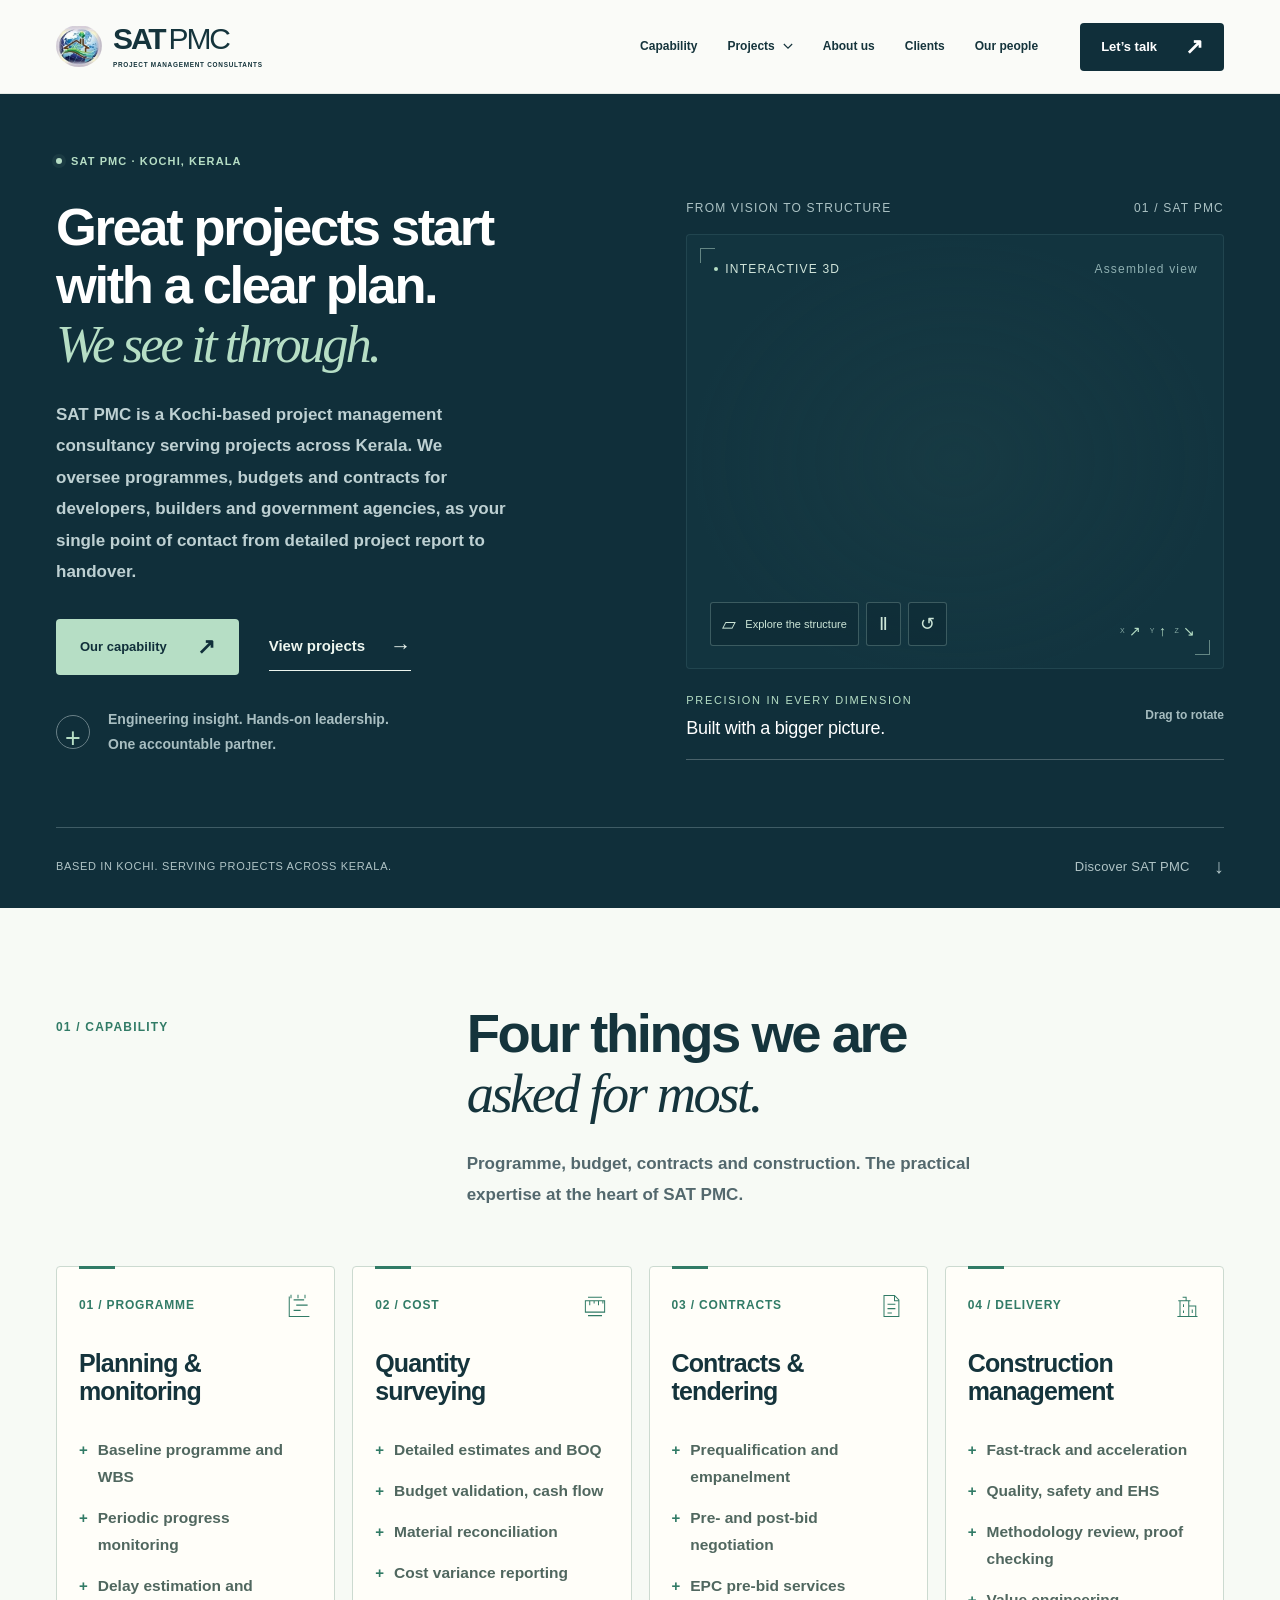
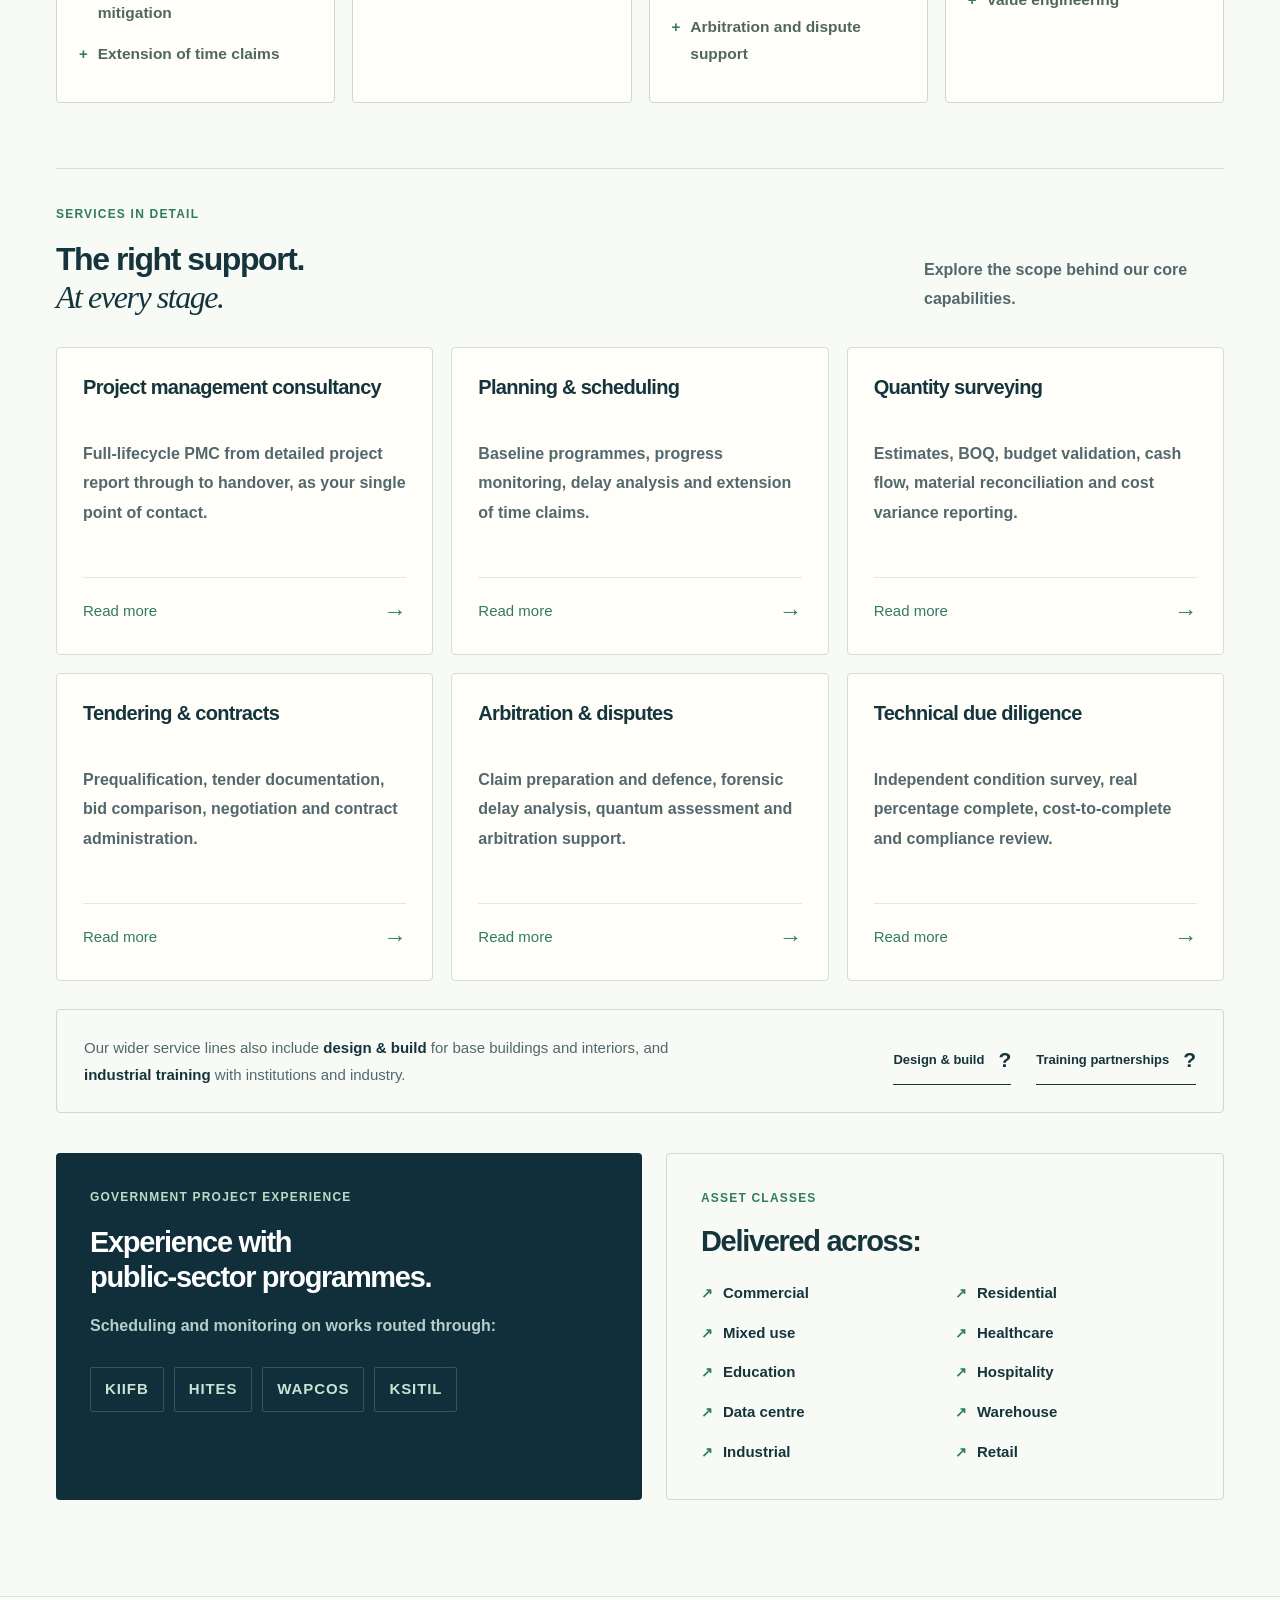
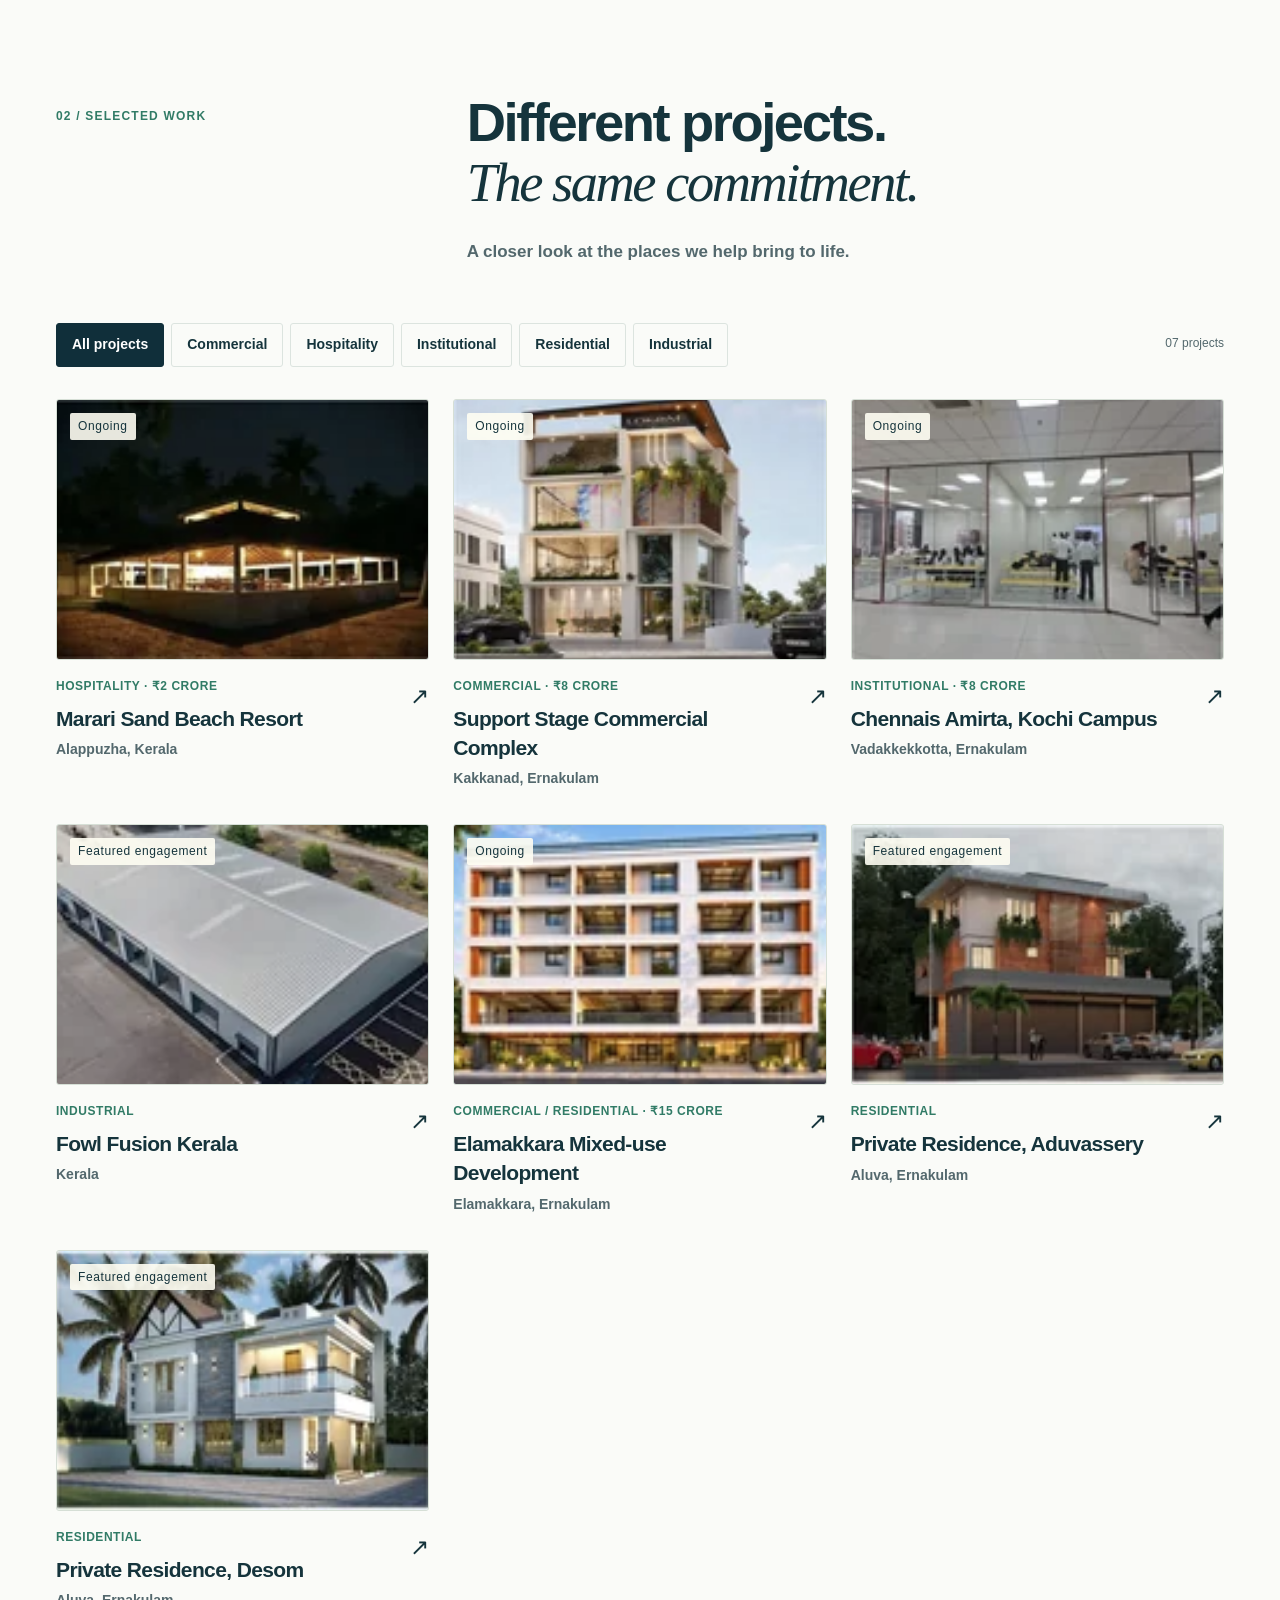
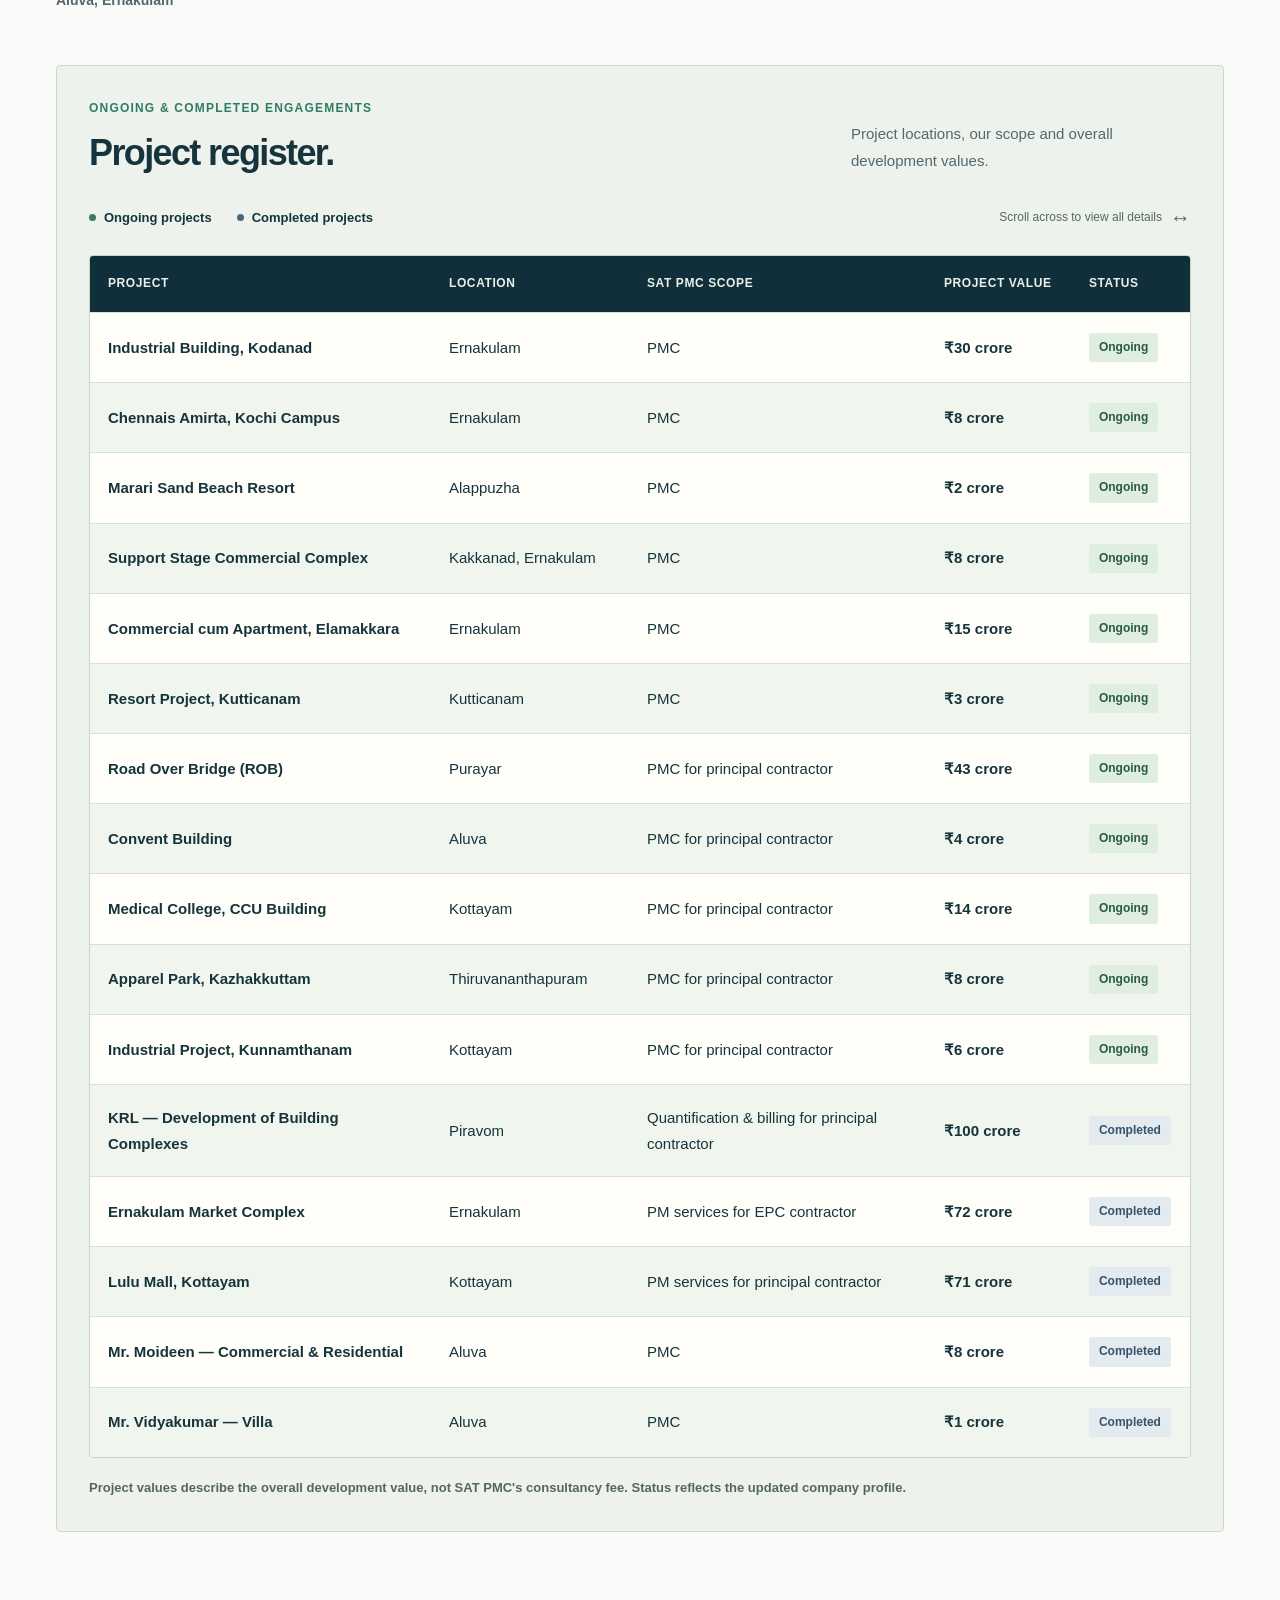
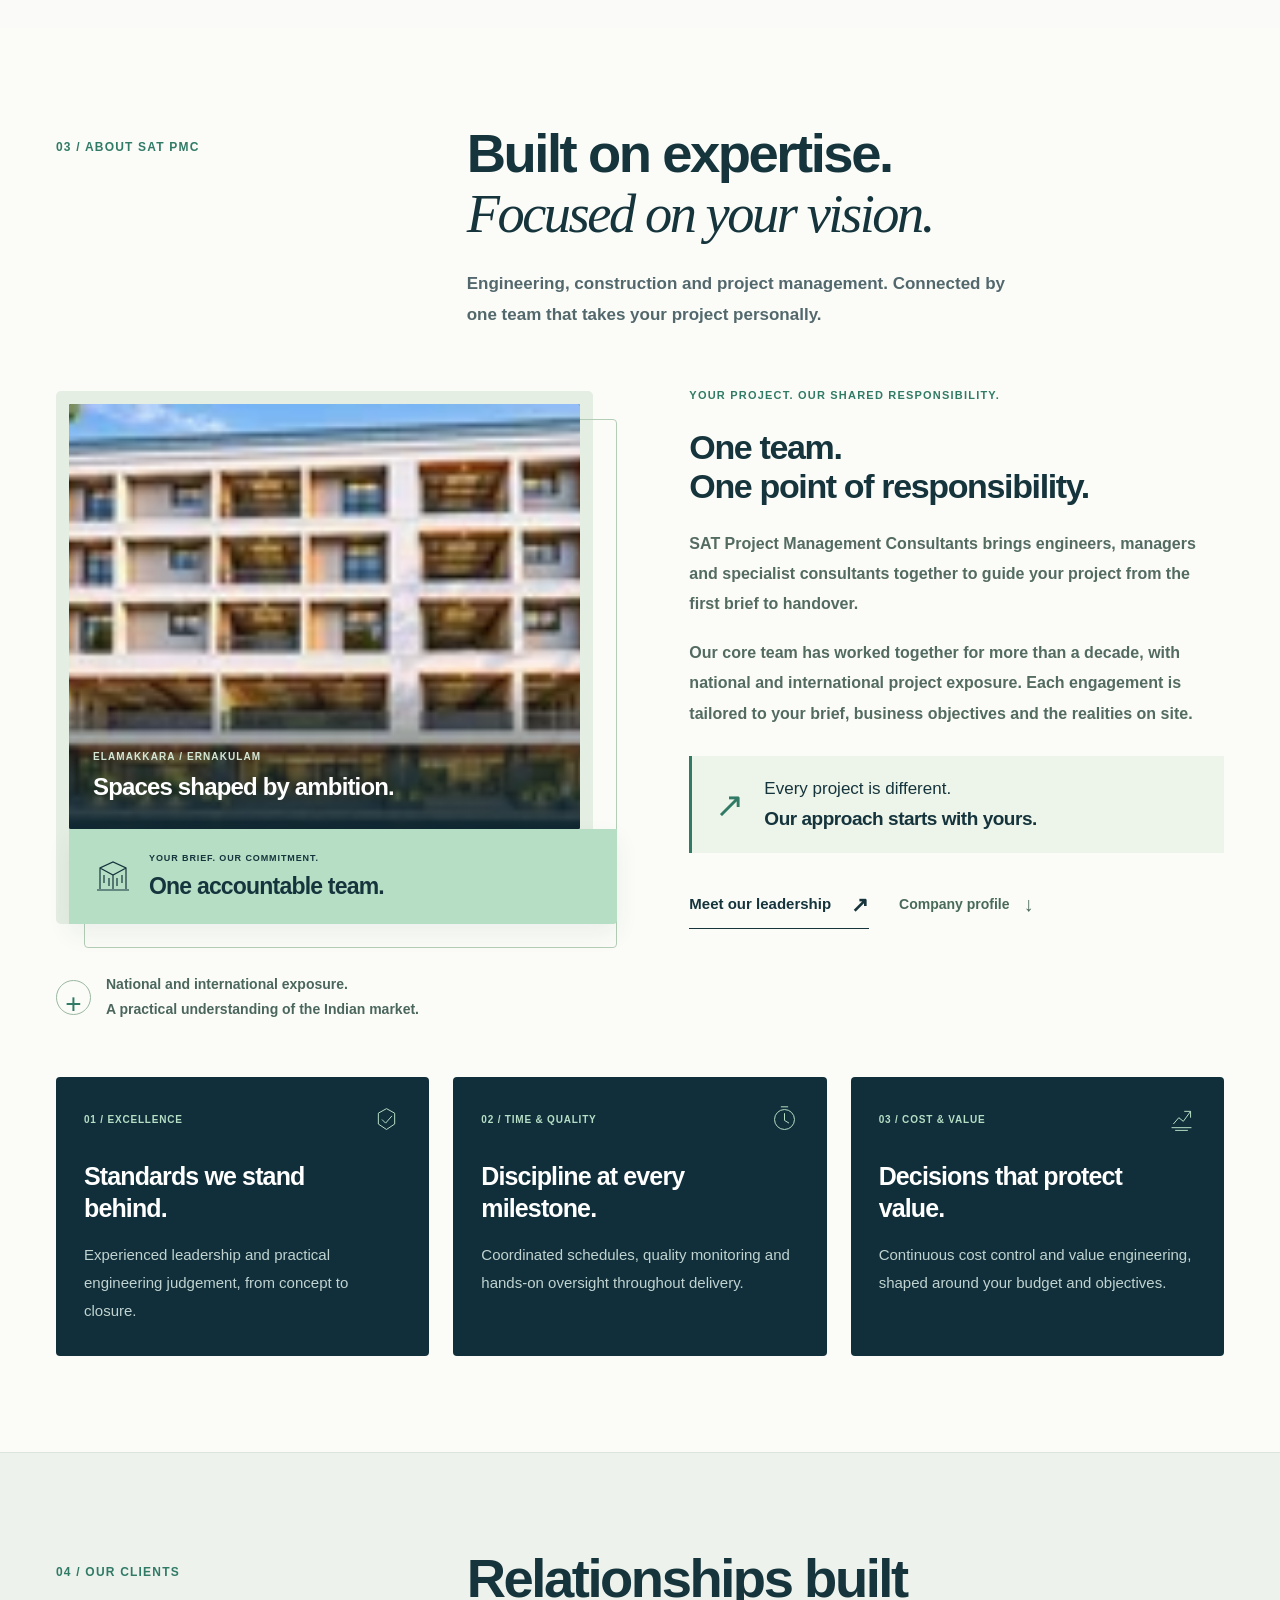
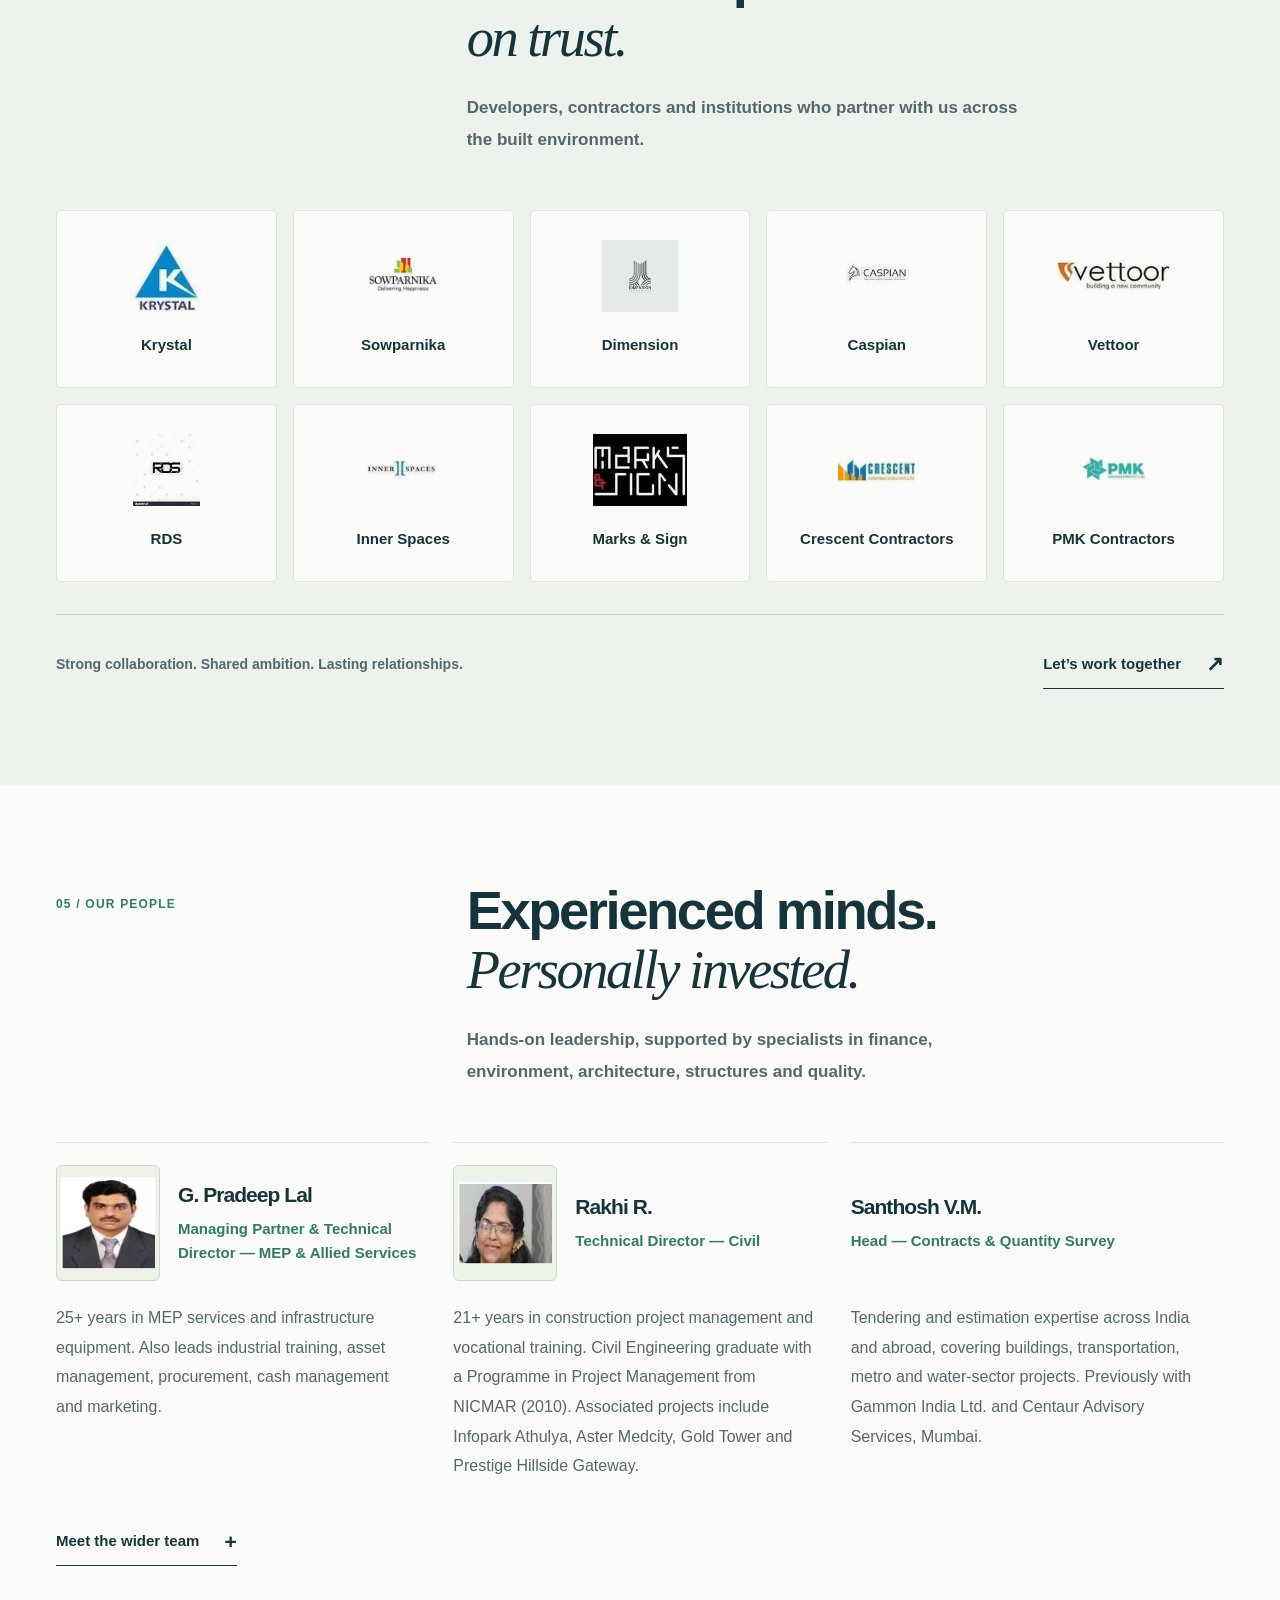
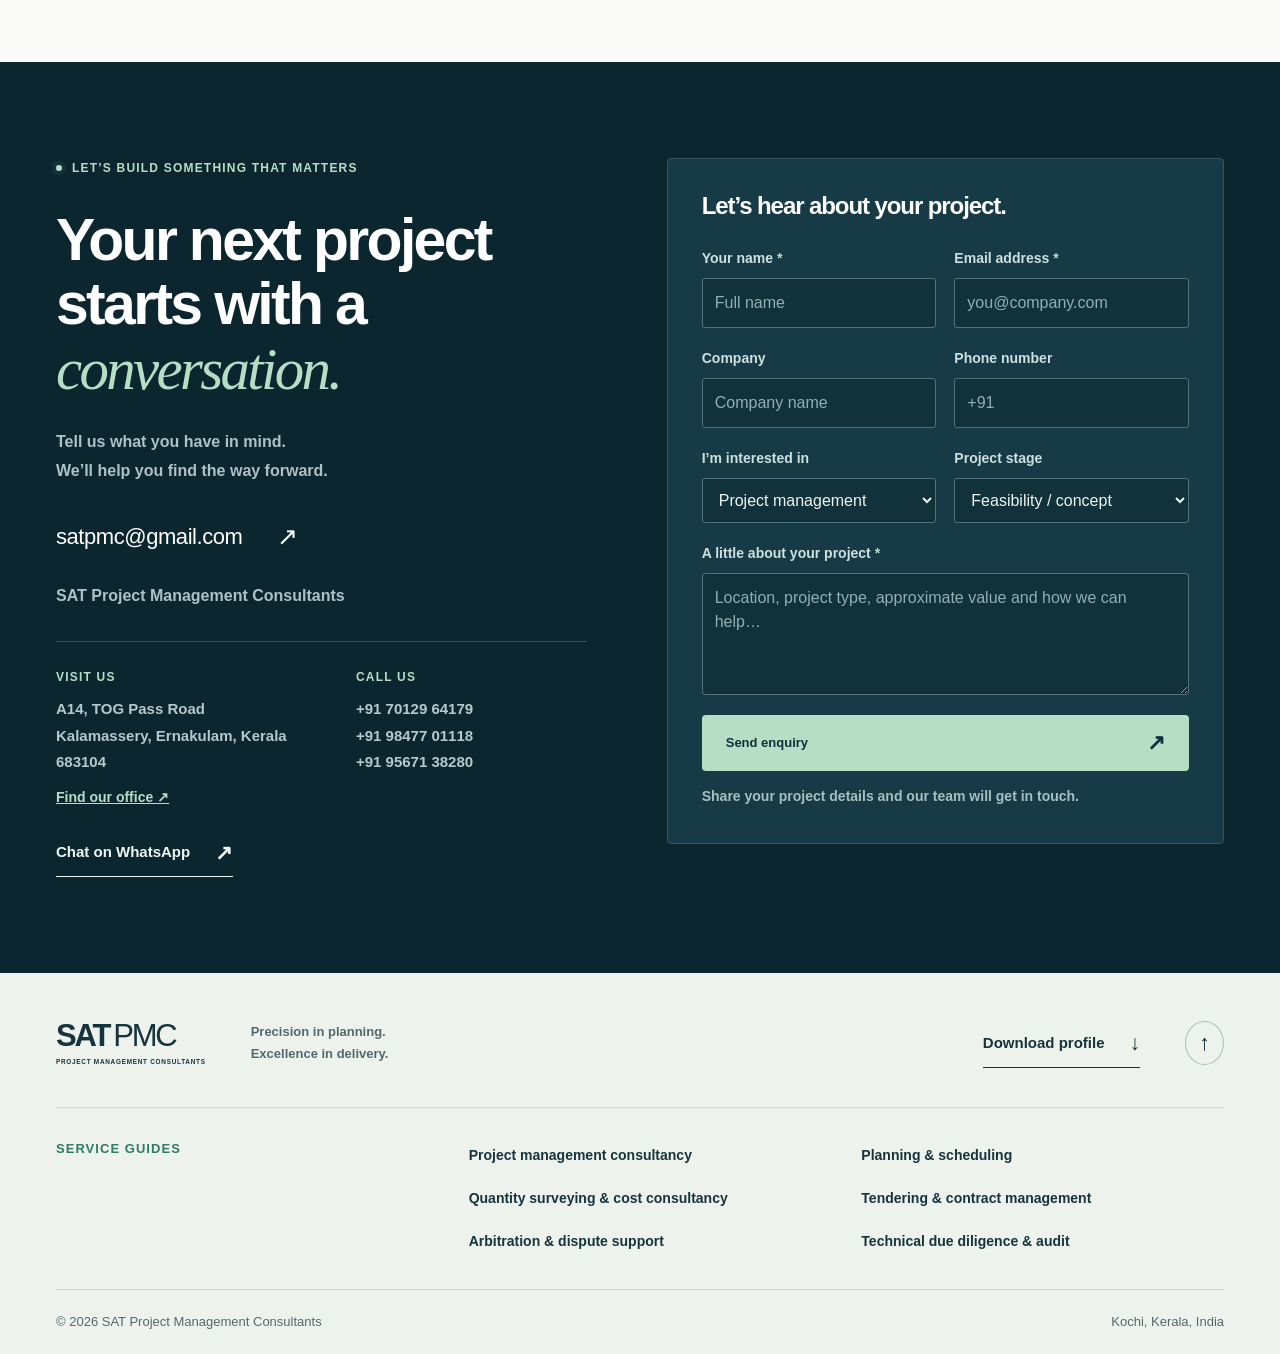
<file: index.html>
<!doctype html>
<html lang="en-IN">
<head>
  <meta charset="utf-8">
  <meta name="viewport" content="width=device-width,initial-scale=1"><script>document.documentElement.classList.add("js-enabled")</script>
  <title>Project Management Consultants in Kerala | SAT PMC</title>
<meta name="description" content="Kochi-based SAT PMC serves construction projects across Kerala with project management, planning, quantity surveying, cost control and contract support.">
<link rel="canonical" href="https://satpmc.com/">
<meta name="robots" content="index, follow, max-image-preview:large">
<meta property="og:type" content="website"><meta property="og:locale" content="en_IN"><meta property="og:site_name" content="SAT PMC">
<meta property="og:title" content="Project Management Consultants in Kerala | SAT PMC"><meta property="og:description" content="Kochi-based SAT PMC serves construction projects across Kerala with project management, planning, quantity surveying, cost control and contract support."><meta property="og:url" content="https://satpmc.com/">
<meta property="og:image" content="https://satpmc.com/assets/elamakkara-project-1440.038f82548e.webp"><meta property="og:image:width" content="1440"><meta property="og:image:height" content="810"><meta property="og:image:alt" content="Elamakkara commercial and residential project, Ernakulam">
<meta name="twitter:card" content="summary_large_image"><meta name="twitter:title" content="Project Management Consultants in Kerala | SAT PMC"><meta name="twitter:description" content="Kochi-based SAT PMC serves construction projects across Kerala with project management, planning, quantity surveying, cost control and contract support."><meta name="twitter:image" content="https://satpmc.com/assets/elamakkara-project-1440.038f82548e.webp">
<script type="application/ld+json">{"@context":"https://schema.org","@graph":[{"@type":"ProfessionalService","@id":"https://satpmc.com/#business","name":"SAT Project Management Consultants","alternateName":["SAT PMC","SATPMC"],"url":"https://satpmc.com/","description":"Project management consultants based in Kalamassery, Kochi, providing construction planning, quantity surveying, cost control, tendering, contract management and technical advisory services.","logo":"https://satpmc.com/assets/p01-03-206.2182eae848.webp","image":"https://satpmc.com/assets/elamakkara-project-1440.038f82548e.webp","telephone":"+91-7012964179","email":"satpmc@gmail.com","address":{"@type":"PostalAddress","streetAddress":"A14, TOG Pass Road, Kalamassery","addressLocality":"Ernakulam","addressRegion":"Kerala","postalCode":"683104","addressCountry":"IN"},"areaServed":[{"@type":"City","name":"Kochi"},{"@type":"State","name":"Kerala"}],"contactPoint":[{"@type":"ContactPoint","telephone":"+91-7012964179","contactType":"project enquiries","availableLanguage":["English"]},{"@type":"ContactPoint","telephone":"+91-9847701118","contactType":"project enquiries","availableLanguage":["English"]},{"@type":"ContactPoint","telephone":"+91-9567138280","contactType":"project enquiries","availableLanguage":["English"]}],"hasOfferCatalog":{"@type":"OfferCatalog","name":"Construction consultancy services","itemListElement":[{"@type":"Offer","itemOffered":{"@type":"Service","name":"Project management consultancy","url":"https://satpmc.com/project-management-consultancy-kochi"}},{"@type":"Offer","itemOffered":{"@type":"Service","name":"Planning & scheduling","url":"https://satpmc.com/planning-scheduling-monitoring"}},{"@type":"Offer","itemOffered":{"@type":"Service","name":"Quantity surveying & cost consultancy","url":"https://satpmc.com/quantity-surveying-cost-consultancy"}},{"@type":"Offer","itemOffered":{"@type":"Service","name":"Tendering & contract management","url":"https://satpmc.com/tendering-contract-management"}},{"@type":"Offer","itemOffered":{"@type":"Service","name":"Arbitration & dispute support","url":"https://satpmc.com/construction-arbitration-dispute"}},{"@type":"Offer","itemOffered":{"@type":"Service","name":"Technical due diligence & audit","url":"https://satpmc.com/technical-due-diligence-audit"}}]}},{"@type":"WebSite","@id":"https://satpmc.com/#website","url":"https://satpmc.com/","name":"SAT PMC","publisher":{"@id":"https://satpmc.com/#business"}},{"@type":"WebPage","@id":"https://satpmc.com/#webpage","url":"https://satpmc.com/","name":"Project Management Consultants in Kerala | SAT PMC","description":"Kochi-based SAT PMC serves construction projects across Kerala with project management, planning, quantity surveying, cost control and contract support.","inLanguage":"en-IN","isPartOf":{"@id":"https://satpmc.com/#website"},"about":{"@id":"https://satpmc.com/#business"}}]}</script>
  <meta name="theme-color" content="#102f3a">
  <link rel="icon" type="image/webp" href="assets/p01-03-206.2182eae848.webp">
  <link rel="stylesheet" href="assets/site.a658a3483b19.css">
  <script src="assets/app.f0f22389f91e.js" defer></script>
  <script src="assets/enquiry.3db135d7b2e8.js" defer></script>
  <script src="assets/architecture.4eeeade79453.js" defer></script>
</head>
<body>
  <a href="#main" class="skip-link">Skip to content</a>
  <header class="site-header" id="top">
    <div class="wrap header-inner">
      <a class="brand" href="#" aria-label="SAT PMC home"><img src="assets/p01-03-206.2182eae848.webp" srcset="assets/p01-03-160.934d950ce5.webp 160w, assets/p01-03-206.2182eae848.webp 206w" sizes="120px" alt="" width="206" height="181" decoding="async"><span class="brand-name">SAT<span>PMC</span><small>PROJECT MANAGEMENT CONSULTANTS</small></span></a>
      <button class="menu-toggle" aria-label="Open navigation" aria-controls="navigation" aria-expanded="false"><span></span><span></span></button>
      <nav id="navigation" aria-label="Main navigation"><a href="#capability">Capability</a><details class="nav-projects"><summary>Projects <svg viewBox="0 0 12 8" aria-hidden="true"><path d="m1 1 5 5 5-5"/></svg></summary><div class="projects-submenu"><a href="#projects">Selected projects</a><a href="#project-register">Project register</a></div></details><a href="#about">About us</a><a href="#clients">Clients</a><a href="#team">Our people</a><a class="button button-dark nav-cta" href="#contact">Let’s talk <span aria-hidden="true">↗</span></a></nav>
    </div>
  </header>
  <main id="main">
    <section class="hero" aria-labelledby="hero-title">
      <div class="wrap hero-layout">
        <div class="hero-copy">
          <p class="eyebrow"><span class="status-dot"></span> SAT PMC · KOCHI, KERALA</p>
          <h1 id="hero-title">Great projects start<br>with a clear plan.<br><em>We see it through.</em></h1>
          <p class="hero-intro">SAT PMC is a Kochi-based project management consultancy serving projects across Kerala. We oversee programmes, budgets and contracts for developers, builders and government agencies, as your single point of contact from detailed project report to handover.</p>
          <div class="hero-actions"><a class="button button-mint" href="#capability">Our capability <span aria-hidden="true">↗</span></a><a class="text-link light-link" href="#projects">View projects <span aria-hidden="true">→</span></a></div>
          <div class="hero-footnote"><span class="crosshair" aria-hidden="true">+</span><p>Engineering insight. Hands-on leadership.<br>One accountable partner.</p></div>
        </div>
        <div class="hero-visual">
          <div class="image-label"><span>FROM VISION TO STRUCTURE</span><span>01 / SAT PMC</span></div>
          <div class="architecture-scene"><noscript><div class="noscript-model">Engineering.<br>Coordination.<br>Delivery.</div></noscript>
            <div class="model-heading"><span><i aria-hidden="true"></i> INTERACTIVE 3D</span><span class="model-view" id="model-view" role="status">Assembled view</span></div>
            <canvas id="architecture-model" tabindex="0" role="img" aria-label="Interactive 3D architectural concept of two towers, a connecting bridge and a landscaped podium" aria-describedby="model-instructions">A three-dimensional architectural concept representing coordinated building design and construction.</canvas>
            <div class="model-controls" role="group" aria-label="3D model controls"><button type="button" id="model-explode" aria-pressed="false"><span aria-hidden="true">▱</span> Explore the structure</button><button type="button" id="model-pause" aria-pressed="false" aria-label="Pause model animation"><span aria-hidden="true">Ⅱ</span></button><button type="button" id="model-reset" aria-label="Reset model view"><span aria-hidden="true">↺</span></button></div>
            <span class="model-axis" aria-hidden="true">X <span>↗</span> Y <span>↑</span> Z <span>↘</span></span>
          </div>
          <div class="model-caption"><div><small>PRECISION IN EVERY DIMENSION</small><strong>Built with a bigger picture.</strong></div><span id="model-instructions">Drag to rotate<span class="model-keyboard-hint"> · Arrow keys to adjust.<br>Space to pause. Home to reset.</span></span></div>
        </div>
      </div>
      <div class="wrap hero-bottom"><span>BASED IN KOCHI. SERVING PROJECTS ACROSS KERALA.</span><a href="#about">Discover SAT PMC <span aria-hidden="true">↓</span></a></div>
    </section>

    <section class="section capability" id="capability" aria-labelledby="capability-title"><div class="wrap">
      <div class="section-heading"><p class="eyebrow section-marker">01 / CAPABILITY</p><div><h2 id="capability-title">Four things we are<br><em>asked for most.</em></h2><p class="section-intro">Programme, budget, contracts and construction. The practical expertise at the heart of SAT PMC.</p></div></div>
      <div class="capabilities-grid">
        <article class="capability-card"><div class="capability-card-top"><span>01 / PROGRAMME</span><svg viewBox="0 0 32 32" aria-hidden="true"><path d="M6 5v23h23M11 9h12m-9 6h13M11 21h8M8 3v4m8-4v4m8-4v4"/></svg></div><h3>Planning &amp; <br>monitoring</h3><ul class="capability-list"><li>Baseline programme and WBS</li><li>Periodic progress monitoring</li><li>Delay estimation and mitigation</li><li>Extension of time claims</li></ul></article>
        <article class="capability-card"><div class="capability-card-top"><span>02 / COST</span><svg viewBox="0 0 32 32" aria-hidden="true"><path d="M5 10h22v13H5zM10 10v5m5-5v3m5-3v5m5-5v3M8 6h16M8 27h16"/></svg></div><h3>Quantity <br>surveying</h3><ul class="capability-list"><li>Detailed estimates and BOQ</li><li>Budget validation, cash flow</li><li>Material reconciliation</li><li>Cost variance reporting</li></ul></article>
        <article class="capability-card"><div class="capability-card-top"><span>03 / CONTRACTS</span><svg viewBox="0 0 32 32" aria-hidden="true"><path d="M8 4h12l5 5v19H8zM20 4v6h5M12 14h9m-9 5h9m-9 5h5"/></svg></div><h3>Contracts &amp; <br>tendering</h3><ul class="capability-list"><li>Prequalification and empanelment</li><li>Pre- and post-bid negotiation</li><li>EPC pre-bid services</li><li>Arbitration and dispute support</li></ul></article>
        <article class="capability-card"><div class="capability-card-top"><span>04 / DELIVERY</span><svg viewBox="0 0 32 32" aria-hidden="true"><path d="M5 28h23M8 28V10h10v18m0-12h8v12M6 10h14M11 6h4v4m-3 4v3m0 4v3m10-4v4"/></svg></div><h3>Construction <br>management</h3><ul class="capability-list"><li>Fast-track and acceleration</li><li>Quality, safety and EHS</li><li>Methodology review, proof checking</li><li>Value engineering</li></ul></article>
      </div>
      <div class="detail-heading"><div><p class="eyebrow">SERVICES IN DETAIL</p><h3>The right support.<br><em>At every stage.</em></h3></div><p>Explore the scope behind our core capabilities.</p></div>
      <div class="service-details-grid">
        <details class="detailed-service" name="capability-service" id="detail-pmc"><summary><span class="service-card-title" role="heading" aria-level="3">Project management consultancy</span><span class="service-card-description">Full-lifecycle PMC from detailed project report through to handover, as your single point of contact.</span><span class="service-card-read"><span class="read-closed">Read more</span><span class="read-open">Show less</span><span class="read-arrow" aria-hidden="true">→</span></span></summary><div class="service-expanded"><p>One coordinated engagement, with hands-on oversight across the project lifecycle.</p><ul class="capability-list"><li>Detailed project report and scope definition</li><li>Programme, budget and contract coordination</li><li>Construction supervision and monitoring</li><li>Project closure and handover</li></ul><a class="text-link" href="#contact" data-interest="Project management">Discuss your project <span aria-hidden="true">↗</span></a><a class="service-guide-link" href="project-management-consultancy-kochi">Full service guide <span aria-hidden="true">→</span></a></div></details>
        <details class="detailed-service" name="capability-service" id="detail-planning"><summary><span class="service-card-title" role="heading" aria-level="3">Planning &amp; scheduling</span><span class="service-card-description">Baseline programmes, progress monitoring, delay analysis and extension of time claims.</span><span class="service-card-read"><span class="read-closed">Read more</span><span class="read-open">Show less</span><span class="read-arrow" aria-hidden="true">→</span></span></summary><div class="service-expanded"><p>A clear baseline and regular reviews help identify delay and coordinate the response.</p><ul class="capability-list"><li>Baseline programme and work breakdown structure</li><li>Periodic progress monitoring</li><li>Delay estimation, analysis and mitigation</li><li>Extension of time claims</li></ul><a class="text-link" href="#contact" data-interest="Planning &amp; scheduling">Discuss your programme <span aria-hidden="true">↗</span></a><a class="service-guide-link" href="planning-scheduling-monitoring">Full service guide <span aria-hidden="true">→</span></a></div></details>
        <details class="detailed-service" name="capability-service" id="detail-quantity"><summary><span class="service-card-title" role="heading" aria-level="3">Quantity surveying</span><span class="service-card-description">Estimates, BOQ, budget validation, cash flow, material reconciliation and cost variance reporting.</span><span class="service-card-read"><span class="read-closed">Read more</span><span class="read-open">Show less</span><span class="read-arrow" aria-hidden="true">→</span></span></summary><div class="service-expanded"><p>Cost and quantity information to support commercial decisions throughout delivery.</p><ul class="capability-list"><li>Detailed estimates and bills of quantities</li><li>Budget validation and cash flow</li><li>Material reconciliation</li><li>Cost variance reporting</li></ul><a class="text-link" href="#contact" data-interest="Quantity surveying">Discuss your cost plan <span aria-hidden="true">↗</span></a><a class="service-guide-link" href="quantity-surveying-cost-consultancy">Full service guide <span aria-hidden="true">→</span></a></div></details>
        <details class="detailed-service" name="capability-service" id="detail-contracts"><summary><span class="service-card-title" role="heading" aria-level="3">Tendering &amp; contracts</span><span class="service-card-description">Prequalification, tender documentation, bid comparison, negotiation and contract administration.</span><span class="service-card-read"><span class="read-closed">Read more</span><span class="read-open">Show less</span><span class="read-arrow" aria-hidden="true">→</span></span></summary><div class="service-expanded"><p>Structured support for contractor selection, commercial evaluation and contract management.</p><ul class="capability-list"><li>Prequalification and empanelment</li><li>Tender documentation and bid comparison</li><li>Pre- and post-bid negotiation, EPC pre-bid services</li><li>Contract administration</li></ul><a class="text-link" href="#contact" data-interest="Tendering &amp; contracts">Discuss your contracts <span aria-hidden="true">↗</span></a><a class="service-guide-link" href="tendering-contract-management">Full service guide <span aria-hidden="true">→</span></a></div></details>
        <details class="detailed-service" name="capability-service" id="detail-disputes"><summary><span class="service-card-title" role="heading" aria-level="3">Arbitration &amp; disputes</span><span class="service-card-description">Claim preparation and defence, forensic delay analysis, quantum assessment and arbitration support.</span><span class="service-card-read"><span class="read-closed">Read more</span><span class="read-open">Show less</span><span class="read-arrow" aria-hidden="true">→</span></span></summary><div class="service-expanded"><p>Technical and commercial support to assess delay, establish quantum and prepare claims.</p><ul class="capability-list"><li>Claim preparation and defence</li><li>Forensic delay analysis</li><li>Quantum assessment</li><li>Arbitration and dispute support</li></ul><a class="text-link" href="#contact" data-interest="Arbitration &amp; disputes">Discuss your requirement <span aria-hidden="true">↗</span></a><a class="service-guide-link" href="construction-arbitration-dispute">Full service guide <span aria-hidden="true">→</span></a></div></details>
        <details class="detailed-service" name="capability-service" id="detail-diligence"><summary><span class="service-card-title" role="heading" aria-level="3">Technical due diligence</span><span class="service-card-description">Independent condition survey, real percentage complete, cost-to-complete and compliance review.</span><span class="service-card-read"><span class="read-closed">Read more</span><span class="read-open">Show less</span><span class="read-arrow" aria-hidden="true">→</span></span></summary><div class="service-expanded"><p>Independent technical investigation to understand the condition, progress and remaining requirements of a project.</p><ul class="capability-list"><li>Condition survey</li><li>Verification of real percentage complete</li><li>Cost-to-complete assessment</li><li>Compliance review</li></ul><a class="text-link" href="#contact" data-interest="Technical due diligence">Discuss a technical review <span aria-hidden="true">↗</span></a><a class="service-guide-link" href="technical-due-diligence-audit">Full service guide <span aria-hidden="true">→</span></a></div></details>
      </div>
<div class="additional-services"><p>Our wider service lines also include <strong>design &amp; build</strong> for base buildings and interiors, and <strong>industrial training</strong> with institutions and industry.</p><div><a class="text-link" href="#contact" data-interest="Design &amp; build">Design &amp; build <span aria-hidden="true">?</span></a><a class="text-link" href="#contact" data-interest="Industrial training">Training partnerships <span aria-hidden="true">?</span></a></div></div>
      <div class="capability-context"><div class="government-experience"><p class="eyebrow">GOVERNMENT PROJECT EXPERIENCE</p><h3>Experience with<br>public-sector programmes.</h3><p>Scheduling and monitoring on works routed through:</p><ul aria-label="Government project agencies"><li>KIIFB</li><li>HITES</li><li>WAPCOS</li><li>KSITIL</li></ul></div><div class="capability-assets"><p class="eyebrow">ASSET CLASSES</p><h3>Delivered across:</h3><ul><li>Commercial</li><li>Residential</li><li>Mixed use</li><li>Healthcare</li><li>Education</li><li>Hospitality</li><li>Data centre</li><li>Warehouse</li><li>Industrial</li><li>Retail</li></ul></div></div>
    </div></section>

    <section class="section projects" id="projects"><div class="wrap"><div class="section-heading"><p class="eyebrow section-marker">02 / SELECTED WORK</p><div><h2>Different projects.<br><em>The same commitment.</em></h2><p class="section-intro">A closer look at the places we help bring to life.</p></div></div>
      <div class="project-toolbar"><div class="filters" role="group" aria-label="Filter projects"><button class="active" aria-pressed="true" data-filter="all">All projects</button><button aria-pressed="false" data-filter="commercial">Commercial</button><button aria-pressed="false" data-filter="hospitality">Hospitality</button><button aria-pressed="false" data-filter="institutional">Institutional</button><button aria-pressed="false" data-filter="residential">Residential</button><button aria-pressed="false" data-filter="industrial">Industrial</button></div><span class="project-count" id="project-count" role="status">07 projects</span></div>
      <div class="project-grid" id="project-grid"><article class="project-card"><a href="#project-register" data-project="marari" aria-label="View Marari Sand Beach Resort project"><div class="project-image"><img src="assets/p26-02-960.110a047dd5.webp" srcset="assets/p26-02-160.ad71bda194.webp 160w, assets/p26-02-320.93eba9249a.webp 320w, assets/p26-02-640.65b31dfd4d.webp 640w, assets/p26-02-960.110a047dd5.webp 960w, assets/p26-02-1154.94ac07796f.webp 1154w" sizes="(max-width: 600px) calc((100vw - 56px) / 2), (max-width: 850px) calc((100vw - 72px) / 2), 400px" width="1154" height="783" alt="Marari Sand Beach Resort" loading="lazy" decoding="async"><span class="project-status">Ongoing</span></div><div class="project-info"><p class="project-meta">Hospitality · ₹2 crore</p><h3>Marari Sand Beach Resort</h3><span class="project-arrow" aria-hidden="true">↗</span><p>Alappuzha, Kerala</p></div></a></article><article class="project-card"><a href="#project-register" data-project="support" aria-label="View Support Stage Commercial Complex project"><div class="project-image"><img src="assets/p28-02-960.25909c135c.webp" srcset="assets/p28-02-160.12c1ff49f2.webp 160w, assets/p28-02-320.b6131b8c7f.webp 320w, assets/p28-02-640.6d61fd8902.webp 640w, assets/p28-02-960.25909c135c.webp 960w, assets/p28-02-1048.bec27cf50a.webp 1048w" sizes="(max-width: 600px) calc((100vw - 56px) / 2), (max-width: 850px) calc((100vw - 72px) / 2), 400px" width="1048" height="807" alt="Support Stage Commercial Complex" loading="lazy" decoding="async"><span class="project-status">Ongoing</span></div><div class="project-info"><p class="project-meta">Commercial · ₹8 crore</p><h3>Support Stage Commercial Complex</h3><span class="project-arrow" aria-hidden="true">↗</span><p>Kakkanad, Ernakulam</p></div></a></article><article class="project-card"><a href="#project-register" data-project="chennais" aria-label="View Chennais Amirta, Kochi Campus project"><div class="project-image"><img src="assets/p24-02-925.0eccdd1726.webp" srcset="assets/p24-02-160.1e06a0ce0c.webp 160w, assets/p24-02-320.5ffe45448b.webp 320w, assets/p24-02-640.cee70f4280.webp 640w, assets/p24-02-925.0eccdd1726.webp 925w" sizes="(max-width: 600px) calc((100vw - 56px) / 2), (max-width: 850px) calc((100vw - 72px) / 2), 400px" width="925" height="728" alt="Chennais Amirta, Kochi Campus" loading="lazy" decoding="async"><span class="project-status">Ongoing</span></div><div class="project-info"><p class="project-meta">Institutional · ₹8 crore</p><h3>Chennais Amirta, Kochi Campus</h3><span class="project-arrow" aria-hidden="true">↗</span><p>Vadakkekkotta, Ernakulam</p></div></a></article><article class="project-card"><a href="#project-register" data-project="fowl" aria-label="View Fowl Fusion Kerala project"><div class="project-image"><img src="assets/fowl-fusion-project-650.18c2f29730.webp" srcset="assets/fowl-fusion-project-160.5755dbf1da.webp 160w, assets/fowl-fusion-project-320.d981c47c6e.webp 320w, assets/fowl-fusion-project-640.e6230ce2f7.webp 640w, assets/fowl-fusion-project-650.18c2f29730.webp 650w" sizes="(max-width: 600px) calc((100vw - 56px) / 2), (max-width: 850px) calc((100vw - 72px) / 2), 400px" width="650" height="399" alt="Fowl Fusion Kerala" loading="lazy" decoding="async"><span class="project-status">Featured engagement</span></div><div class="project-info"><p class="project-meta">Industrial</p><h3>Fowl Fusion Kerala</h3><span class="project-arrow" aria-hidden="true">↗</span><p>Kerala</p></div></a></article><article class="project-card"><a href="#project-register" data-project="elamakkara" aria-label="View Elamakkara Mixed-use Development project"><div class="project-image"><img src="assets/elamakkara-project-960.cad25af626.webp" srcset="assets/elamakkara-project-160.e76760f8d7.webp 160w, assets/elamakkara-project-320.09dd700f3f.webp 320w, assets/elamakkara-project-640.df4639932f.webp 640w, assets/elamakkara-project-960.cad25af626.webp 960w, assets/elamakkara-project-1440.038f82548e.webp 1440w" sizes="(max-width: 600px) calc((100vw - 56px) / 2), (max-width: 850px) calc((100vw - 72px) / 2), 400px" width="1440" height="810" alt="Elamakkara Mixed-use Development" loading="lazy" decoding="async"><span class="project-status">Ongoing</span></div><div class="project-info"><p class="project-meta">Commercial / Residential · ₹15 crore</p><h3>Elamakkara Mixed-use Development</h3><span class="project-arrow" aria-hidden="true">↗</span><p>Elamakkara, Ernakulam</p></div></a></article><article class="project-card"><a href="#project-register" data-project="aduvassery" aria-label="View Private Residence, Aduvassery project"><div class="project-image"><img src="assets/p31-02-960.d3d7a18072.webp" srcset="assets/p31-02-160.1241bf67aa.webp 160w, assets/p31-02-320.7e61209da2.webp 320w, assets/p31-02-640.8b0a0514e4.webp 640w, assets/p31-02-960.d3d7a18072.webp 960w, assets/p31-02-1052.59dfe34abf.webp 1052w" sizes="(max-width: 600px) calc((100vw - 56px) / 2), (max-width: 850px) calc((100vw - 72px) / 2), 400px" width="1052" height="723" alt="Private Residence, Aduvassery" loading="lazy" decoding="async"><span class="project-status">Featured engagement</span></div><div class="project-info"><p class="project-meta">Residential</p><h3>Private Residence, Aduvassery</h3><span class="project-arrow" aria-hidden="true">↗</span><p>Aluva, Ernakulam</p></div></a></article><article class="project-card"><a href="#project-register" data-project="desom" aria-label="View Private Residence, Desom project"><div class="project-image"><img src="assets/p31-04-960.52c6caef0a.webp" srcset="assets/p31-04-160.3229c39c35.webp 160w, assets/p31-04-320.4e4dccb99a.webp 320w, assets/p31-04-640.96d4e58d1e.webp 640w, assets/p31-04-960.52c6caef0a.webp 960w, assets/p31-04-1053.18e79a6235.webp 1053w" sizes="(max-width: 600px) calc((100vw - 56px) / 2), (max-width: 850px) calc((100vw - 72px) / 2), 400px" width="1053" height="723" alt="Private Residence, Desom" loading="lazy" decoding="async"><span class="project-status">Featured engagement</span></div><div class="project-info"><p class="project-meta">Residential</p><h3>Private Residence, Desom</h3><span class="project-arrow" aria-hidden="true">↗</span><p>Aluva, Ernakulam</p></div></a></article></div><noscript><p>View our projects in the <a href="SATPMC-Company-Profile.pdf">company profile</a>.</p></noscript>
      <div class="inline-project-register" id="project-register" role="region" aria-labelledby="inline-register-title"><div class="inline-register-heading"><div><p class="eyebrow">ONGOING &amp; COMPLETED ENGAGEMENTS</p><h3 id="inline-register-title">Project register.</h3></div><p>Project locations, our scope and overall development values.</p></div><div class="register-key"><span><i class="status-indicator ongoing" aria-hidden="true"></i>Ongoing projects</span><span><i class="status-indicator completed" aria-hidden="true"></i>Completed projects</span><span class="register-scroll-hint">Scroll across to view all details <span aria-hidden="true">&#8596;</span></span></div><div class="register-table table-scroll" tabindex="0" role="region" aria-label="Project register, scroll horizontally for all columns"><table><thead><tr><th scope="col">Project</th><th scope="col">Location</th><th scope="col">SAT PMC scope</th><th scope="col">Project value</th><th scope="col">Status</th></tr></thead><tbody id="register-rows"><tr><td>Industrial Building, Kodanad</td><td>Ernakulam</td><td>PMC</td><td>₹30 crore</td><td><span class="register-status ongoing">Ongoing</span></td></tr><tr><td>Chennais Amirta, Kochi Campus</td><td>Ernakulam</td><td>PMC</td><td>₹8 crore</td><td><span class="register-status ongoing">Ongoing</span></td></tr><tr><td>Marari Sand Beach Resort</td><td>Alappuzha</td><td>PMC</td><td>₹2 crore</td><td><span class="register-status ongoing">Ongoing</span></td></tr><tr><td>Support Stage Commercial Complex</td><td>Kakkanad, Ernakulam</td><td>PMC</td><td>₹8 crore</td><td><span class="register-status ongoing">Ongoing</span></td></tr><tr><td>Commercial cum Apartment, Elamakkara</td><td>Ernakulam</td><td>PMC</td><td>₹15 crore</td><td><span class="register-status ongoing">Ongoing</span></td></tr><tr><td>Resort Project, Kutticanam</td><td>Kutticanam</td><td>PMC</td><td>₹3 crore</td><td><span class="register-status ongoing">Ongoing</span></td></tr><tr><td>Road Over Bridge (ROB)</td><td>Purayar</td><td>PMC for principal contractor</td><td>₹43 crore</td><td><span class="register-status ongoing">Ongoing</span></td></tr><tr><td>Convent Building</td><td>Aluva</td><td>PMC for principal contractor</td><td>₹4 crore</td><td><span class="register-status ongoing">Ongoing</span></td></tr><tr><td>Medical College, CCU Building</td><td>Kottayam</td><td>PMC for principal contractor</td><td>₹14 crore</td><td><span class="register-status ongoing">Ongoing</span></td></tr><tr><td>Apparel Park, Kazhakkuttam</td><td>Thiruvananthapuram</td><td>PMC for principal contractor</td><td>₹8 crore</td><td><span class="register-status ongoing">Ongoing</span></td></tr><tr><td>Industrial Project, Kunnamthanam</td><td>Kottayam</td><td>PMC for principal contractor</td><td>₹6 crore</td><td><span class="register-status ongoing">Ongoing</span></td></tr><tr><td>KRL — Development of Building Complexes</td><td>Piravom</td><td>Quantification &amp; billing for principal contractor</td><td>₹100 crore</td><td><span class="register-status completed">Completed</span></td></tr><tr><td>Ernakulam Market Complex</td><td>Ernakulam</td><td>PM services for EPC contractor</td><td>₹72 crore</td><td><span class="register-status completed">Completed</span></td></tr><tr><td>Lulu Mall, Kottayam</td><td>Kottayam</td><td>PM services for principal contractor</td><td>₹71 crore</td><td><span class="register-status completed">Completed</span></td></tr><tr><td>Mr. Moideen — Commercial &amp; Residential</td><td>Aluva</td><td>PMC</td><td>₹8 crore</td><td><span class="register-status completed">Completed</span></td></tr><tr><td>Mr. Vidyakumar — Villa</td><td>Aluva</td><td>PMC</td><td>₹1 crore</td><td><span class="register-status completed">Completed</span></td></tr></tbody></table></div><p class="register-note">Project values describe the overall development value, not SAT PMC's consultancy fee. Status reflects the updated company profile.</p></div>
    </div></section>

    <section class="section about" id="about">
      <div class="wrap">
        <div class="section-heading"><p class="eyebrow section-marker">03 / ABOUT SAT PMC</p><div><h2>Built on expertise.<br><em>Focused on your vision.</em></h2><p class="section-intro">Engineering, construction and project management. Connected by one team that takes your project personally.</p></div></div>
        <div class="about-story-layout">
          <div class="about-visual-story"><div class="about-image-frame"><figure class="about-project-figure"><img src="assets/elamakkara-project-960.cad25af626.webp" srcset="assets/elamakkara-project-160.e76760f8d7.webp 160w, assets/elamakkara-project-320.09dd700f3f.webp 320w, assets/elamakkara-project-640.df4639932f.webp 640w, assets/elamakkara-project-960.cad25af626.webp 960w, assets/elamakkara-project-1440.038f82548e.webp 1440w" sizes="(max-width: 850px) calc(100vw - 64px), 600px" alt="Elamakkara commercial and apartment development in Ernakulam" loading="lazy" width="1440" height="810" decoding="async"><figcaption><span>ELAMAKKARA / ERNAKULAM</span><strong>Spaces shaped by ambition.</strong></figcaption></figure><div class="about-project-badge"><svg viewBox="0 0 40 40" aria-hidden="true"><path d="M7 33V12l13-6 13 6v21M7 12l13 7 13-7M20 19v14M4 34h32M11 19v8m5-5v8m8-8v8m5-11v8"/></svg><div><span>YOUR BRIEF. OUR COMMITMENT.</span><strong>One accountable team.</strong></div></div></div><div class="about-experience-note"><span class="about-crosshair" aria-hidden="true">+</span><p>National and international exposure. <br>A practical understanding of the Indian market.</p></div></div>
          <div class="about-story-copy"><p class="eyebrow">YOUR PROJECT. OUR SHARED RESPONSIBILITY.</p><h3>One team. <br>One point of responsibility.</h3><p>SAT Project Management Consultants brings engineers, managers and specialist consultants together to guide your project from the first brief to handover.</p><p>Our core team has worked together for more than a decade, with national and international project exposure. Each engagement is tailored to your brief, business objectives and the realities on site.</p><div class="about-client-promise"><span aria-hidden="true">↗</span><p>Every project is different.<br><strong>Our approach starts with yours.</strong></p></div><div class="about-story-actions"><a class="text-link" href="#team">Meet our leadership <span aria-hidden="true">↗</span></a><a class="about-profile-link" href="SATPMC-Company-Profile.pdf" target="_blank" rel="noopener">Company profile <span aria-hidden="true">↓</span></a></div></div>
        </div>
        <div class="about-values" aria-label="Our commitments"><article><div><span>01 / EXCELLENCE</span><svg viewBox="0 0 32 32" aria-hidden="true"><path d="m16 4 9 5v12l-9 6-9-6V9zM11 16l4 4 7-8"/></svg></div><h3>Standards we stand behind.</h3><p>Experienced leadership and practical engineering judgement, from concept to closure.</p></article><article><div><span>02 / TIME &amp; QUALITY</span><svg viewBox="0 0 32 32" aria-hidden="true"><circle cx="16" cy="16" r="11"/><path d="M16 9v8l5 3M12 2h8"/></svg></div><h3>Discipline at every milestone.</h3><p>Coordinated schedules, quality monitoring and hands-on oversight throughout delivery.</p></article><article><div><span>03 / COST &amp; VALUE</span><svg viewBox="0 0 32 32" aria-hidden="true"><path d="M5 25h22M7 21l6-7 5 4 8-11m-7 0h7v7M9 28h14"/></svg></div><h3>Decisions that protect value.</h3><p>Continuous cost control and value engineering, shaped around your budget and objectives.</p></article></div>
      </div>
    </section>

    <section class="section clients" id="clients" aria-labelledby="clients-title"><div class="wrap"><div class="section-heading"><p class="eyebrow section-marker">04 / OUR CLIENTS</p><div><h2 id="clients-title">Relationships built<br><em>on trust.</em></h2><p class="section-intro">Developers, contractors and institutions who partner with us across the built environment.</p></div></div><ul class="client-directory" aria-label="Our clients">
      <li><img src="assets/p37-14-130.b51c058234.webp" srcset="assets/p37-14-130.b51c058234.webp 130w" sizes="120px" alt="" loading="lazy" width="130" height="130" decoding="async"><span>Krystal</span></li>
      <li><img src="assets/p37-16-319.ba8c64f605.webp" srcset="assets/p37-16-160.089eaa4fb7.webp 160w, assets/p37-16-319.ba8c64f605.webp 319w" sizes="120px" alt="" loading="lazy" width="319" height="319" decoding="async"><span>Sowparnika</span></li>
      <li><img src="assets/p37-18-132.cdeda851b2.webp" srcset="assets/p37-18-132.cdeda851b2.webp 132w" sizes="120px" alt="" loading="lazy" width="132" height="126" decoding="async"><span>Dimension</span></li>
      <li><img src="assets/p37-20-173.f4790b3d4d.webp" srcset="assets/p37-20-160.2690177207.webp 160w, assets/p37-20-173.f4790b3d4d.webp 173w" sizes="120px" alt="" loading="lazy" width="173" height="130" decoding="async"><span>Caspian</span></li>
      <li><img src="assets/p37-02-300.5ca3dcd675.webp" srcset="assets/p37-02-160.a2913e0871.webp 160w, assets/p37-02-300.5ca3dcd675.webp 300w" sizes="120px" alt="" loading="lazy" width="300" height="79" decoding="async"><span>Vettoor</span></li>
      <li><img src="assets/p37-04-119.ffde0b64de.webp" srcset="assets/p37-04-119.ffde0b64de.webp 119w" sizes="120px" alt="" loading="lazy" width="119" height="127" decoding="async"><span>RDS</span></li>
      <li><img src="assets/p37-06-207.e91cc7391c.webp" srcset="assets/p37-06-160.b6ad469b02.webp 160w, assets/p37-06-207.e91cc7391c.webp 207w" sizes="120px" alt="" loading="lazy" width="207" height="130" decoding="async"><span>Inner Spaces</span></li>
      <li><img src="assets/p37-08-169.49cad49fc1.webp" srcset="assets/p37-08-160.b4ffe2bf26.webp 160w, assets/p37-08-169.49cad49fc1.webp 169w" sizes="120px" alt="" loading="lazy" width="169" height="130" decoding="async"><span>Marks &amp; Sign</span></li>
      <li><img src="assets/p37-10-200.7374539493.webp" srcset="assets/p37-10-160.afa1335f36.webp 160w, assets/p37-10-200.7374539493.webp 200w" sizes="120px" alt="" loading="lazy" width="200" height="188" decoding="async"><span>Crescent Contractors</span></li>
      <li><img src="assets/p37-13-225.a2a5be159e.webp" srcset="assets/p37-13-160.bd4b71a593.webp 160w, assets/p37-13-225.a2a5be159e.webp 225w" sizes="120px" alt="" loading="lazy" width="225" height="225" decoding="async"><span>PMK Contractors</span></li>
    </ul><div class="clients-footer"><p>Strong collaboration. Shared ambition. Lasting relationships.</p><a class="text-link" href="#contact">Let’s work together <span aria-hidden="true">↗</span></a></div></div></section>

    <section class="section team" id="team"><div class="wrap"><div class="section-heading"><p class="eyebrow section-marker">05 / OUR PEOPLE</p><div><h2>Experienced minds.<br><em>Personally invested.</em></h2><p class="section-intro">Hands-on leadership, supported by specialists in finance, environment, architecture, structures and quality.</p></div></div><div class="team-grid" id="team-grid"><article class="person"><div class="person-top"><img class="person-photo" src="assets/pradeep-lal-original-119.717e30fe93.webp" srcset="assets/pradeep-lal-original-119.717e30fe93.webp 119w" sizes="85px" width="119" height="117" alt="G. Pradeep Lal" loading="lazy" decoding="async"><div><h3>G. Pradeep Lal</h3><p class="person-role">Managing Partner &amp; Technical Director — MEP &amp; Allied Services</p></div></div><p>25+ years in MEP services and infrastructure equipment. Also leads industrial training, asset management, procurement, cash management and marketing.</p></article><article class="person"><div class="person-top"><img class="person-photo" src="assets/rakhi-r-original-134.bc2e2989b1.webp" srcset="assets/rakhi-r-original-134.bc2e2989b1.webp 134w" sizes="85px" width="134" height="117" alt="Rakhi R." loading="lazy" decoding="async"><div><h3>Rakhi R.</h3><p class="person-role">Technical Director — Civil</p></div></div><p>21+ years in construction project management and vocational training. Civil Engineering graduate with a Programme in Project Management from NICMAR (2010). Associated projects include Infopark Athulya, Aster Medcity, Gold Tower and Prestige Hillside Gateway.</p></article><article class="person"><div class="person-top"><div><h3>Santhosh V.M.</h3><p class="person-role">Head — Contracts &amp; Quantity Survey</p></div></div><p>Tendering and estimation expertise across India and abroad, covering buildings, transportation, metro and water-sector projects. Previously with Gammon India Ltd. and Centaur Advisory Services, Mumbai.</p></article></div><button class="text-link team-toggle" id="team-toggle" aria-expanded="false" aria-controls="extended-team">Meet the wider team <span aria-hidden="true">+</span></button><div class="extended-team" id="extended-team" hidden><article><h3>Nandakishor S.</h3><p class="person-role">Chartered Accountant &amp; Cost Accountant</p><p>Company registrations, construction finance practices and cost consultancy.</p></article><article><h3>Dr. V.N. Sivasankara Pillai</h3><p class="person-role">Head — Environmental Engineering</p><p>Former Professor &amp; Director, Environmental Sciences, CUSAT. QCI-NABET accredited EIA consultant, with expertise in wastewater treatment, pollution and environmental monitoring.</p></article><article><h3>Satheeshkumar R.</h3><p class="person-role">Head — HR &amp; Administration</p><p>Experience with S. Kumar Tyres, Apollo Tyres, Travancore Electro Chemical, Hydro Power and Higashimaru Feeds (India).</p></article><article><h3>Ajith Menon</h3><p class="person-role">Associate Architect</p><p>25+ years designing apartments, villas, industrial buildings and multi-storeyed buildings.</p></article><article><h3>Harisankar</h3><p class="person-role">Associate Structural Consultant</p><p>M.Tech in Structures, with more than 10 years of experience in structural design.</p></article><article><h3>Amjath Mohammed</h3><p class="person-role">Quality Management</p><p>B.Tech Civil Engineering and PGDM in Construction Management (NICMAR), with QA/QC experience in India and abroad.</p></article></div></div></section>

    <section class="contact section" id="contact"><div class="wrap contact-layout"><div class="contact-copy"><p class="eyebrow"><span class="status-dot"></span> LET’S BUILD SOMETHING THAT MATTERS</p><h2>Your next project<br>starts with a<br><em>conversation.</em></h2><p>Tell us what you have in mind.<br>We’ll help you find the way forward.</p><a class="contact-email" href="mailto:satpmc@gmail.com">satpmc@gmail.com <span aria-hidden="true">↗</span></a><p class="contact-business-name">SAT Project Management Consultants</p><div class="contact-details"><div><span class="eyebrow">VISIT US</span><address>A14, TOG Pass Road<br>Kalamassery, Ernakulam, Kerala 683104</address><a class="contact-map-link" href="https://www.google.com/maps/search/?api=1&amp;query=SAT+Project+Management+Consultants+Kalamassery+Ernakulam" target="_blank" rel="noopener">Find our office ↗</a></div><div><span class="eyebrow">CALL US</span><a href="tel:+917012964179">+91 70129 64179</a><a href="tel:+919847701118">+91 98477 01118</a><a href="tel:+919567138280">+91 95671 38280</a></div></div><a class="text-link light-link" href="https://wa.me/917012964179" target="_blank" rel="noopener">Chat on WhatsApp <span aria-hidden="true">↗</span></a></div>
      <form id="enquiry-form" class="enquiry-form" action="https://formspree.io/f/xoeabkaa" method="post" aria-describedby="enquiry-form-note"><input type="hidden" name="_subject" value="New project enquiry - SAT PMC"><div class="form-honeypot" aria-hidden="true"><label>Leave this field empty<input type="text" name="_gotcha" tabindex="-1" autocomplete="off"></label></div><h3>Let’s hear about your project.</h3><div class="form-row"><label>Your name <span>*</span><input name="name" autocomplete="name" required maxlength="100" placeholder="Full name"></label><label>Email address <span>*</span><input type="email" name="email" autocomplete="email" required maxlength="150" placeholder="you@company.com"></label></div><div class="form-row"><label>Company<input name="company" autocomplete="organization" maxlength="150" placeholder="Company name"></label><label>Phone number<input name="phone" type="tel" autocomplete="tel" maxlength="30" placeholder="+91"></label></div><div class="form-row"><label>I’m interested in<select name="service"><optgroup label="Core capabilities"><option>Project management</option><option>Planning &amp; scheduling</option><option>Quantity surveying</option><option>Tendering &amp; contracts</option><option>Arbitration &amp; disputes</option><option>Technical due diligence</option><option>Construction management</option></optgroup><optgroup label="Additional services"><option>Advisory</option><option>Cost management</option><option>Design &amp; build</option><option>Industrial training</option></optgroup><option>Multiple services / not sure yet</option></select></label><label>Project stage<select name="stage"><option>Feasibility / concept</option><option>Preconstruction</option><option>Tendering</option><option>Execution</option><option>Closure</option><option>Not applicable</option></select></label></div><label>A little about your project <span>*</span><textarea name="message" rows="4" required minlength="10" maxlength="4000" placeholder="Location, project type, approximate value and how we can help…"></textarea></label><button class="button button-mint" type="submit">Send enquiry <span aria-hidden="true">&#8599;</span></button><p class="form-note" id="enquiry-form-note">Share your project details and our team will get in touch.</p><p class="form-feedback" id="form-feedback" role="status" aria-live="polite" aria-atomic="true" tabindex="-1" hidden></p><div class="form-recovery" id="form-recovery" hidden><a href="mailto:satpmc@gmail.com">Email our team directly &#8599;</a><button type="button" id="form-verify" hidden>Continue with verification &#8599;</button></div></form>
    </div></section>
  </main>
  <footer><div class="wrap footer-main"><a class="brand footer-brand" href="#top"><span class="brand-name">SAT<span>PMC</span><small>PROJECT MANAGEMENT CONSULTANTS</small></span></a><p>Precision in planning.<br>Excellence in delivery.</p><a class="text-link" href="SATPMC-Company-Profile.pdf" download>Download profile <span aria-hidden="true">↓</span></a><a class="back-top" href="#top" aria-label="Back to top">↑</a></div><div class="wrap footer-service-directory"><p>SERVICE GUIDES</p><div><a href="project-management-consultancy-kochi">Project management consultancy</a><a href="planning-scheduling-monitoring">Planning &amp; scheduling</a><a href="quantity-surveying-cost-consultancy">Quantity surveying &amp; cost consultancy</a><a href="tendering-contract-management">Tendering &amp; contract management</a><a href="construction-arbitration-dispute">Arbitration &amp; dispute support</a><a href="technical-due-diligence-audit">Technical due diligence &amp; audit</a></div></div><div class="wrap footer-bottom"><span>© <span id="year">2026</span> SAT Project Management Consultants</span><span>Kochi, Kerala, India</span></div></footer>
<div class="mobile-contact-bar" aria-label="Quick contact"><a href="tel:+917012964179">Call SAT PMC <span aria-hidden="true">↗</span></a><a href="https://wa.me/917012964179" target="_blank" rel="noopener">WhatsApp <span aria-hidden="true">↗</span></a></div>
  <dialog class="project-dialog" id="project-dialog" aria-labelledby="dialog-title"><button class="dialog-close" aria-label="Close project details">×</button><img id="dialog-image" alt="" width="1000" height="650"><div class="dialog-body"><p class="eyebrow" id="dialog-category"></p><h2 id="dialog-title"></h2><p id="dialog-description"></p><dl id="dialog-facts"></dl><a class="button button-dark" href="#contact" id="dialog-contact">Discuss a similar project <span aria-hidden="true">↗</span></a></div></dialog>
</body>
</html>
</file>
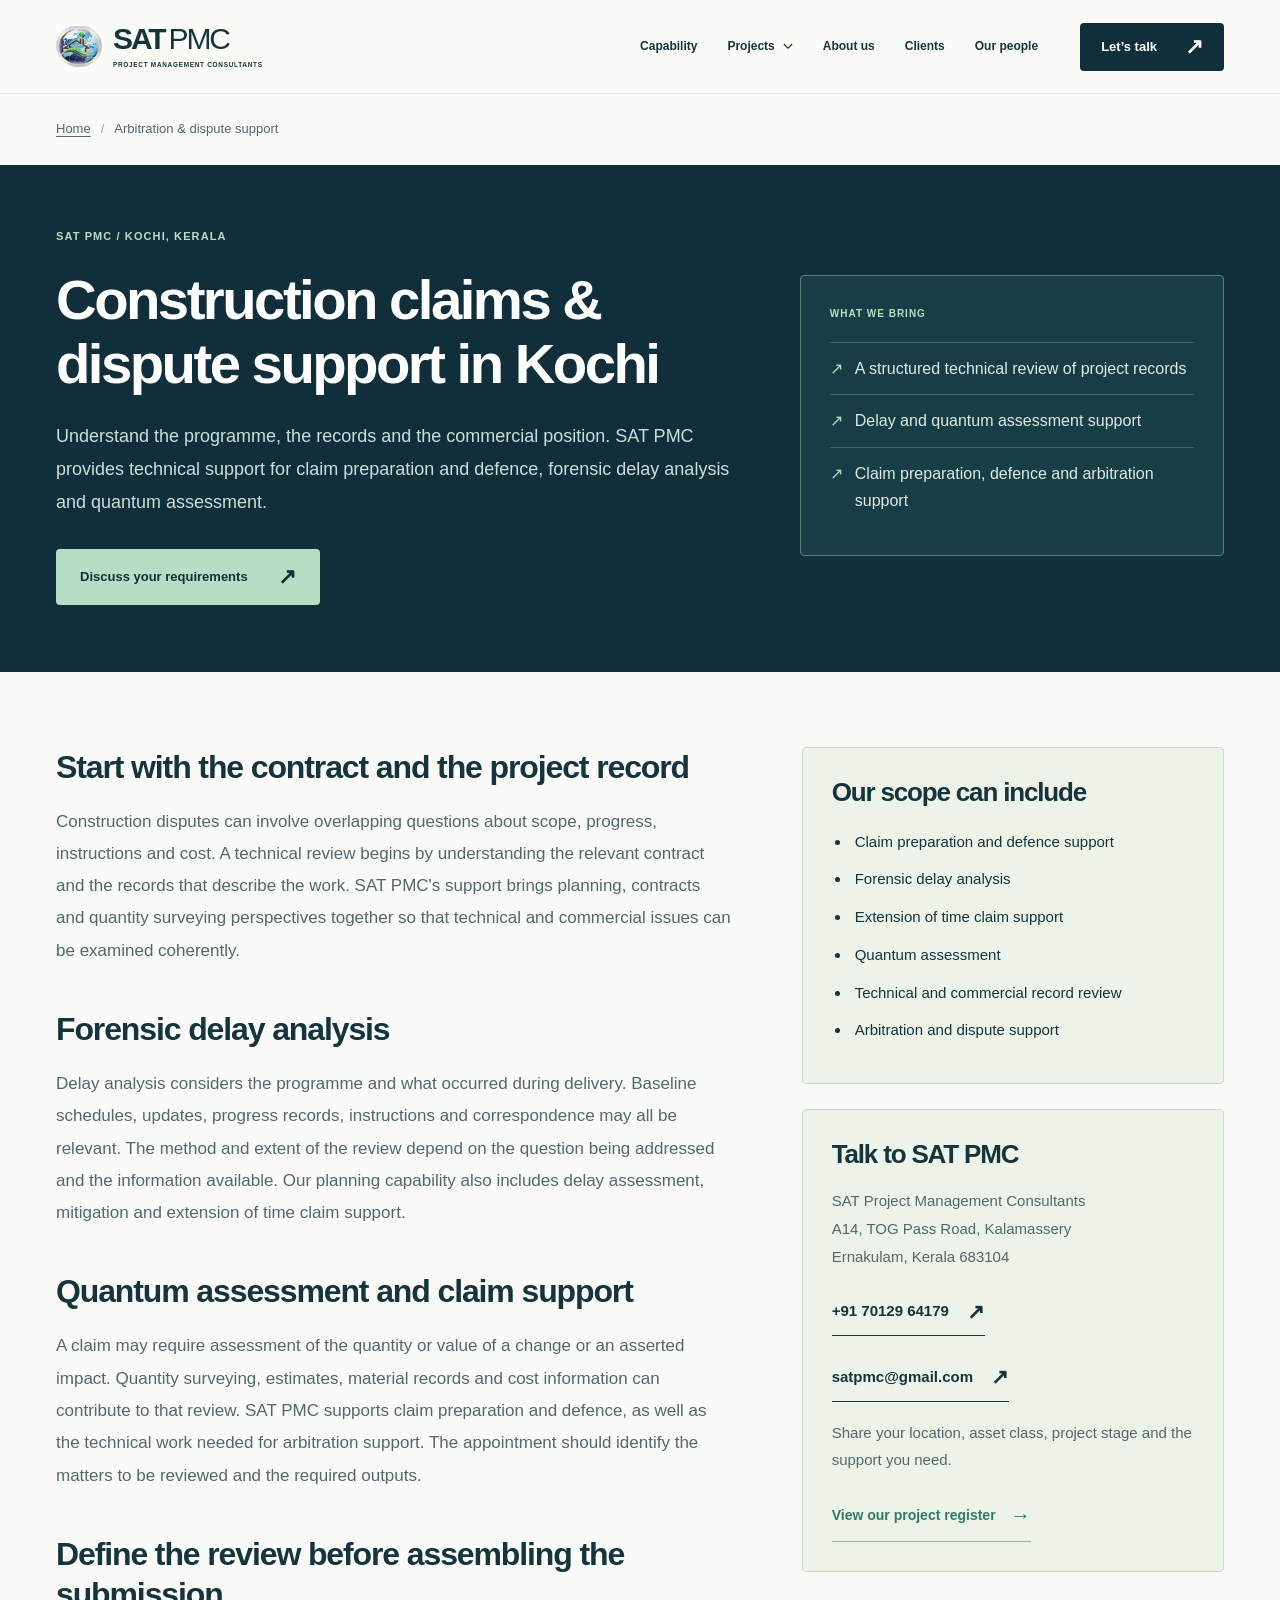
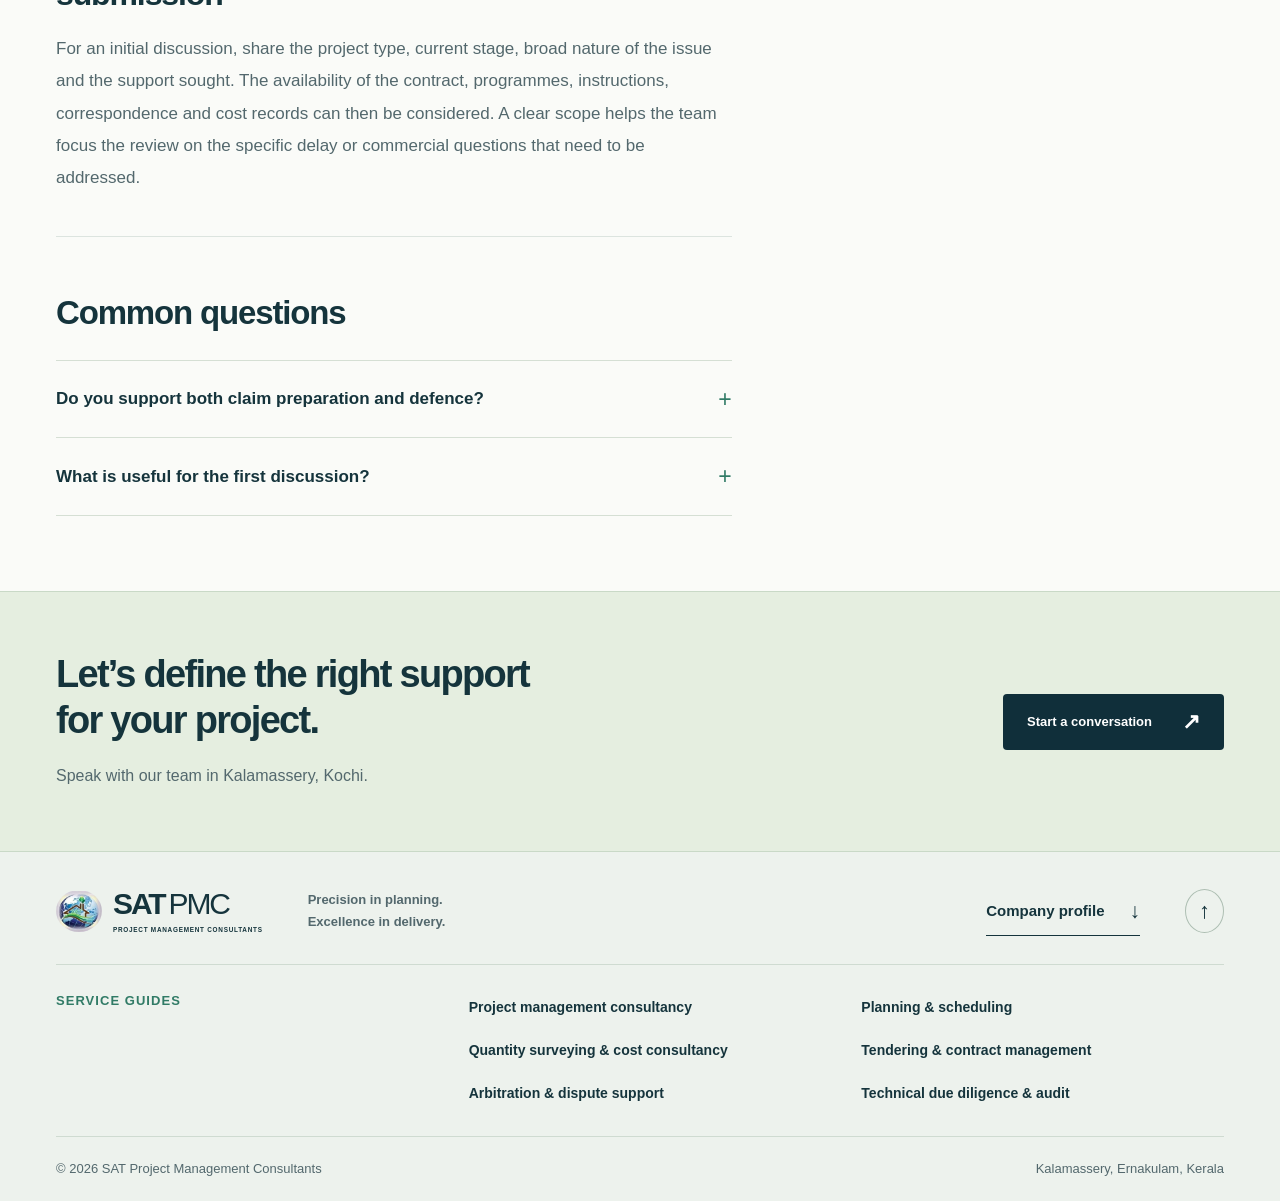
<file: construction-arbitration-dispute.html>
<!doctype html><html lang="en-IN"><head><meta charset="utf-8"><meta name="viewport" content="width=device-width,initial-scale=1"><script>document.documentElement.classList.add("js-enabled")</script><title>Construction Claims &amp; Dispute Support, Kochi | SAT PMC</title>
<meta name="description" content="Construction claim preparation and defence, forensic delay analysis, quantum assessment and technical arbitration support in Kochi and Kerala from SAT PMC.">
<link rel="canonical" href="https://satpmc.com/construction-arbitration-dispute">
<meta name="robots" content="index, follow, max-image-preview:large">
<meta property="og:type" content="website"><meta property="og:locale" content="en_IN"><meta property="og:site_name" content="SAT PMC">
<meta property="og:title" content="Construction Claims &amp; Dispute Support, Kochi | SAT PMC"><meta property="og:description" content="Construction claim preparation and defence, forensic delay analysis, quantum assessment and technical arbitration support in Kochi and Kerala from SAT PMC."><meta property="og:url" content="https://satpmc.com/construction-arbitration-dispute">
<meta property="og:image" content="https://satpmc.com/assets/elamakkara-project-1440.038f82548e.webp"><meta property="og:image:width" content="1440"><meta property="og:image:height" content="810"><meta property="og:image:alt" content="Elamakkara commercial and residential project, Ernakulam">
<meta name="twitter:card" content="summary_large_image"><meta name="twitter:title" content="Construction Claims &amp; Dispute Support, Kochi | SAT PMC"><meta name="twitter:description" content="Construction claim preparation and defence, forensic delay analysis, quantum assessment and technical arbitration support in Kochi and Kerala from SAT PMC."><meta name="twitter:image" content="https://satpmc.com/assets/elamakkara-project-1440.038f82548e.webp">
<script type="application/ld+json">{"@context":"https://schema.org","@graph":[{"@type":"ProfessionalService","@id":"https://satpmc.com/#business","name":"SAT Project Management Consultants","alternateName":["SAT PMC","SATPMC"],"url":"https://satpmc.com/","description":"Project management consultants based in Kalamassery, Kochi, providing construction planning, quantity surveying, cost control, tendering, contract management and technical advisory services.","logo":"https://satpmc.com/assets/p01-03-206.2182eae848.webp","image":"https://satpmc.com/assets/elamakkara-project-1440.038f82548e.webp","telephone":"+91-7012964179","email":"satpmc@gmail.com","address":{"@type":"PostalAddress","streetAddress":"A14, TOG Pass Road, Kalamassery","addressLocality":"Ernakulam","addressRegion":"Kerala","postalCode":"683104","addressCountry":"IN"},"areaServed":[{"@type":"City","name":"Kochi"},{"@type":"State","name":"Kerala"}],"contactPoint":[{"@type":"ContactPoint","telephone":"+91-7012964179","contactType":"project enquiries","availableLanguage":["English"]},{"@type":"ContactPoint","telephone":"+91-9847701118","contactType":"project enquiries","availableLanguage":["English"]},{"@type":"ContactPoint","telephone":"+91-9567138280","contactType":"project enquiries","availableLanguage":["English"]}],"hasOfferCatalog":{"@type":"OfferCatalog","name":"Construction consultancy services","itemListElement":[{"@type":"Offer","itemOffered":{"@type":"Service","name":"Project management consultancy","url":"https://satpmc.com/project-management-consultancy-kochi"}},{"@type":"Offer","itemOffered":{"@type":"Service","name":"Planning & scheduling","url":"https://satpmc.com/planning-scheduling-monitoring"}},{"@type":"Offer","itemOffered":{"@type":"Service","name":"Quantity surveying & cost consultancy","url":"https://satpmc.com/quantity-surveying-cost-consultancy"}},{"@type":"Offer","itemOffered":{"@type":"Service","name":"Tendering & contract management","url":"https://satpmc.com/tendering-contract-management"}},{"@type":"Offer","itemOffered":{"@type":"Service","name":"Arbitration & dispute support","url":"https://satpmc.com/construction-arbitration-dispute"}},{"@type":"Offer","itemOffered":{"@type":"Service","name":"Technical due diligence & audit","url":"https://satpmc.com/technical-due-diligence-audit"}}]}},{"@type":"WebSite","@id":"https://satpmc.com/#website","url":"https://satpmc.com/","name":"SAT PMC","publisher":{"@id":"https://satpmc.com/#business"}},{"@type":"WebPage","@id":"https://satpmc.com/construction-arbitration-dispute#webpage","url":"https://satpmc.com/construction-arbitration-dispute","name":"Construction Claims & Dispute Support, Kochi | SAT PMC","description":"Construction claim preparation and defence, forensic delay analysis, quantum assessment and technical arbitration support in Kochi and Kerala from SAT PMC.","inLanguage":"en-IN","isPartOf":{"@id":"https://satpmc.com/#website"},"about":{"@id":"https://satpmc.com/#business"}},{"@type":"Service","@id":"https://satpmc.com/construction-arbitration-dispute#service","name":"Arbitration & dispute support","serviceType":"Arbitration & dispute support","description":"Understand the programme, the records and the commercial position. SAT PMC provides technical support for claim preparation and defence, forensic delay analysis and quantum assessment.","url":"https://satpmc.com/construction-arbitration-dispute","provider":{"@id":"https://satpmc.com/#business"},"areaServed":{"@type":"State","name":"Kerala"}},{"@type":"BreadcrumbList","itemListElement":[{"@type":"ListItem","position":1,"name":"Home","item":"https://satpmc.com/"},{"@type":"ListItem","position":2,"name":"Arbitration & dispute support","item":"https://satpmc.com/construction-arbitration-dispute"}]}]}</script><meta name="theme-color" content="#102f3a"><link rel="icon" type="image/webp" href="assets/p01-03-206.2182eae848.webp"><link rel="stylesheet" href="assets/site.a658a3483b19.css"><script src="assets/page.3945bec2b3e8.js" defer></script></head><body class="service-page"><a class="skip-link" href="#main">Skip to content</a><header class="site-header" id="top">
    <div class="wrap header-inner">
      <a class="brand" href="./" aria-label="SAT PMC home"><img src="assets/p01-03-206.2182eae848.webp" srcset="assets/p01-03-160.934d950ce5.webp 160w, assets/p01-03-206.2182eae848.webp 206w" sizes="120px" alt="" width="206" height="181" decoding="async"><span class="brand-name">SAT<span>PMC</span><small>PROJECT MANAGEMENT CONSULTANTS</small></span></a>
      <button class="menu-toggle" aria-label="Open navigation" aria-controls="navigation" aria-expanded="false"><span></span><span></span></button>
      <nav id="navigation" aria-label="Main navigation"><a href="./#capability">Capability</a><details class="nav-projects"><summary>Projects <svg viewBox="0 0 12 8" aria-hidden="true"><path d="m1 1 5 5 5-5"/></svg></summary><div class="projects-submenu"><a href="./#projects">Selected projects</a><a href="./#project-register">Project register</a></div></details><a href="./#about">About us</a><a href="./#clients">Clients</a><a href="./#team">Our people</a><a class="button button-dark nav-cta" href="./#contact">Let’s talk <span aria-hidden="true">↗</span></a></nav>
    </div>
  </header><main id="main"><nav class="wrap service-breadcrumb" aria-label="Breadcrumb"><a href="./">Home</a><span aria-hidden="true">/</span><span aria-current="page">Arbitration &amp; dispute support</span></nav><section class="service-page-hero"><div class="wrap service-hero-layout"><div><p class="eyebrow">SAT PMC / KOCHI, KERALA</p><h1>Construction claims &amp; dispute support in Kochi</h1><p class="service-intro">Understand the programme, the records and the commercial position. SAT PMC provides technical support for claim preparation and defence, forensic delay analysis and quantum assessment.</p><a class="button button-mint" href="./#contact">Discuss your requirements <span aria-hidden="true">↗</span></a></div><div class="service-scope-card"><p class="eyebrow">WHAT WE BRING</p><ul><li>A structured technical review of project records</li><li>Delay and quantum assessment support</li><li>Claim preparation, defence and arbitration support</li></ul></div></div></section><div class="wrap service-content-layout"><article class="service-article" aria-label="Arbitration &amp; dispute support service guide"><section><h2>Start with the contract and the project record</h2><p>Construction disputes can involve overlapping questions about scope, progress, instructions and cost. A technical review begins by understanding the relevant contract and the records that describe the work. SAT PMC&#x27;s support brings planning, contracts and quantity surveying perspectives together so that technical and commercial issues can be examined coherently.</p></section><section><h2>Forensic delay analysis</h2><p>Delay analysis considers the programme and what occurred during delivery. Baseline schedules, updates, progress records, instructions and correspondence may all be relevant. The method and extent of the review depend on the question being addressed and the information available. Our planning capability also includes delay assessment, mitigation and extension of time claim support.</p></section><section><h2>Quantum assessment and claim support</h2><p>A claim may require assessment of the quantity or value of a change or an asserted impact. Quantity surveying, estimates, material records and cost information can contribute to that review. SAT PMC supports claim preparation and defence, as well as the technical work needed for arbitration support. The appointment should identify the matters to be reviewed and the required outputs.</p></section><section><h2>Define the review before assembling the submission</h2><p>For an initial discussion, share the project type, current stage, broad nature of the issue and the support sought. The availability of the contract, programmes, instructions, correspondence and cost records can then be considered. A clear scope helps the team focus the review on the specific delay or commercial questions that need to be addressed.</p></section><div class="service-faq"><h2>Common questions</h2><details><summary>Do you support both claim preparation and defence?<span aria-hidden="true">+</span></summary><p>Yes. Our capability includes technical support for claim preparation and defence. The scope is agreed after understanding the issue, the contract and the available project records.</p></details><details><summary>What is useful for the first discussion?<span aria-hidden="true">+</span></summary><p>A brief description of the project and issue, the contract type, key dates, current status and an outline of the available programme and cost records will help define the next step.</p></details></div></article><aside class="service-sidebar" aria-label="Service scope and contact"><div><h2>Our scope can include</h2><ul><li>Claim preparation and defence support</li><li>Forensic delay analysis</li><li>Extension of time claim support</li><li>Quantum assessment</li><li>Technical and commercial record review</li><li>Arbitration and dispute support</li></ul></div><div><h2>Talk to SAT PMC</h2><p>SAT Project Management Consultants<br>A14, TOG Pass Road, Kalamassery<br>Ernakulam, Kerala 683104</p><a class="text-link" href="tel:+917012964179">+91 70129 64179 <span aria-hidden="true">↗</span></a><br><a class="text-link" href="mailto:satpmc@gmail.com">satpmc@gmail.com <span aria-hidden="true">↗</span></a><p>Share your location, asset class, project stage and the support you need.</p><a class="service-guide-link" href="./#project-register">View our project register <span aria-hidden="true">→</span></a></div></aside></div><section class="service-cta"><div class="wrap"><div><h2>Let’s define the right support<br>for your project.</h2><p>Speak with our team in Kalamassery, Kochi.</p></div><a class="button button-dark" href="./#contact">Start a conversation <span aria-hidden="true">↗</span></a></div></section></main><footer><div class="wrap footer-main"><a class="brand" href="./" aria-label="SAT PMC home"><img src="assets/p01-03-206.2182eae848.webp" srcset="assets/p01-03-160.934d950ce5.webp 160w, assets/p01-03-206.2182eae848.webp 206w" sizes="120px" alt="" width="206" height="181" decoding="async"><span class="brand-name">SAT<span>PMC</span><small>PROJECT MANAGEMENT CONSULTANTS</small></span></a><p>Precision in planning.<br>Excellence in delivery.</p><a class="text-link" href="SATPMC-Company-Profile.pdf" download>Company profile <span aria-hidden="true">↓</span></a><a class="back-top" href="#top" aria-label="Back to top">↑</a></div><div class="wrap footer-service-directory"><p>SERVICE GUIDES</p><div><a href="project-management-consultancy-kochi">Project management consultancy</a><a href="planning-scheduling-monitoring">Planning &amp; scheduling</a><a href="quantity-surveying-cost-consultancy">Quantity surveying &amp; cost consultancy</a><a href="tendering-contract-management">Tendering &amp; contract management</a><a href="construction-arbitration-dispute">Arbitration &amp; dispute support</a><a href="technical-due-diligence-audit">Technical due diligence &amp; audit</a></div></div><div class="wrap footer-bottom"><span>© 2026 SAT Project Management Consultants</span><span>Kalamassery, Ernakulam, Kerala</span></div></footer><div class="mobile-contact-bar" aria-label="Quick contact"><a href="tel:+917012964179">Call SAT PMC <span aria-hidden="true">↗</span></a><a href="https://wa.me/917012964179" target="_blank" rel="noopener">WhatsApp <span aria-hidden="true">↗</span></a></div></body></html>
</file>
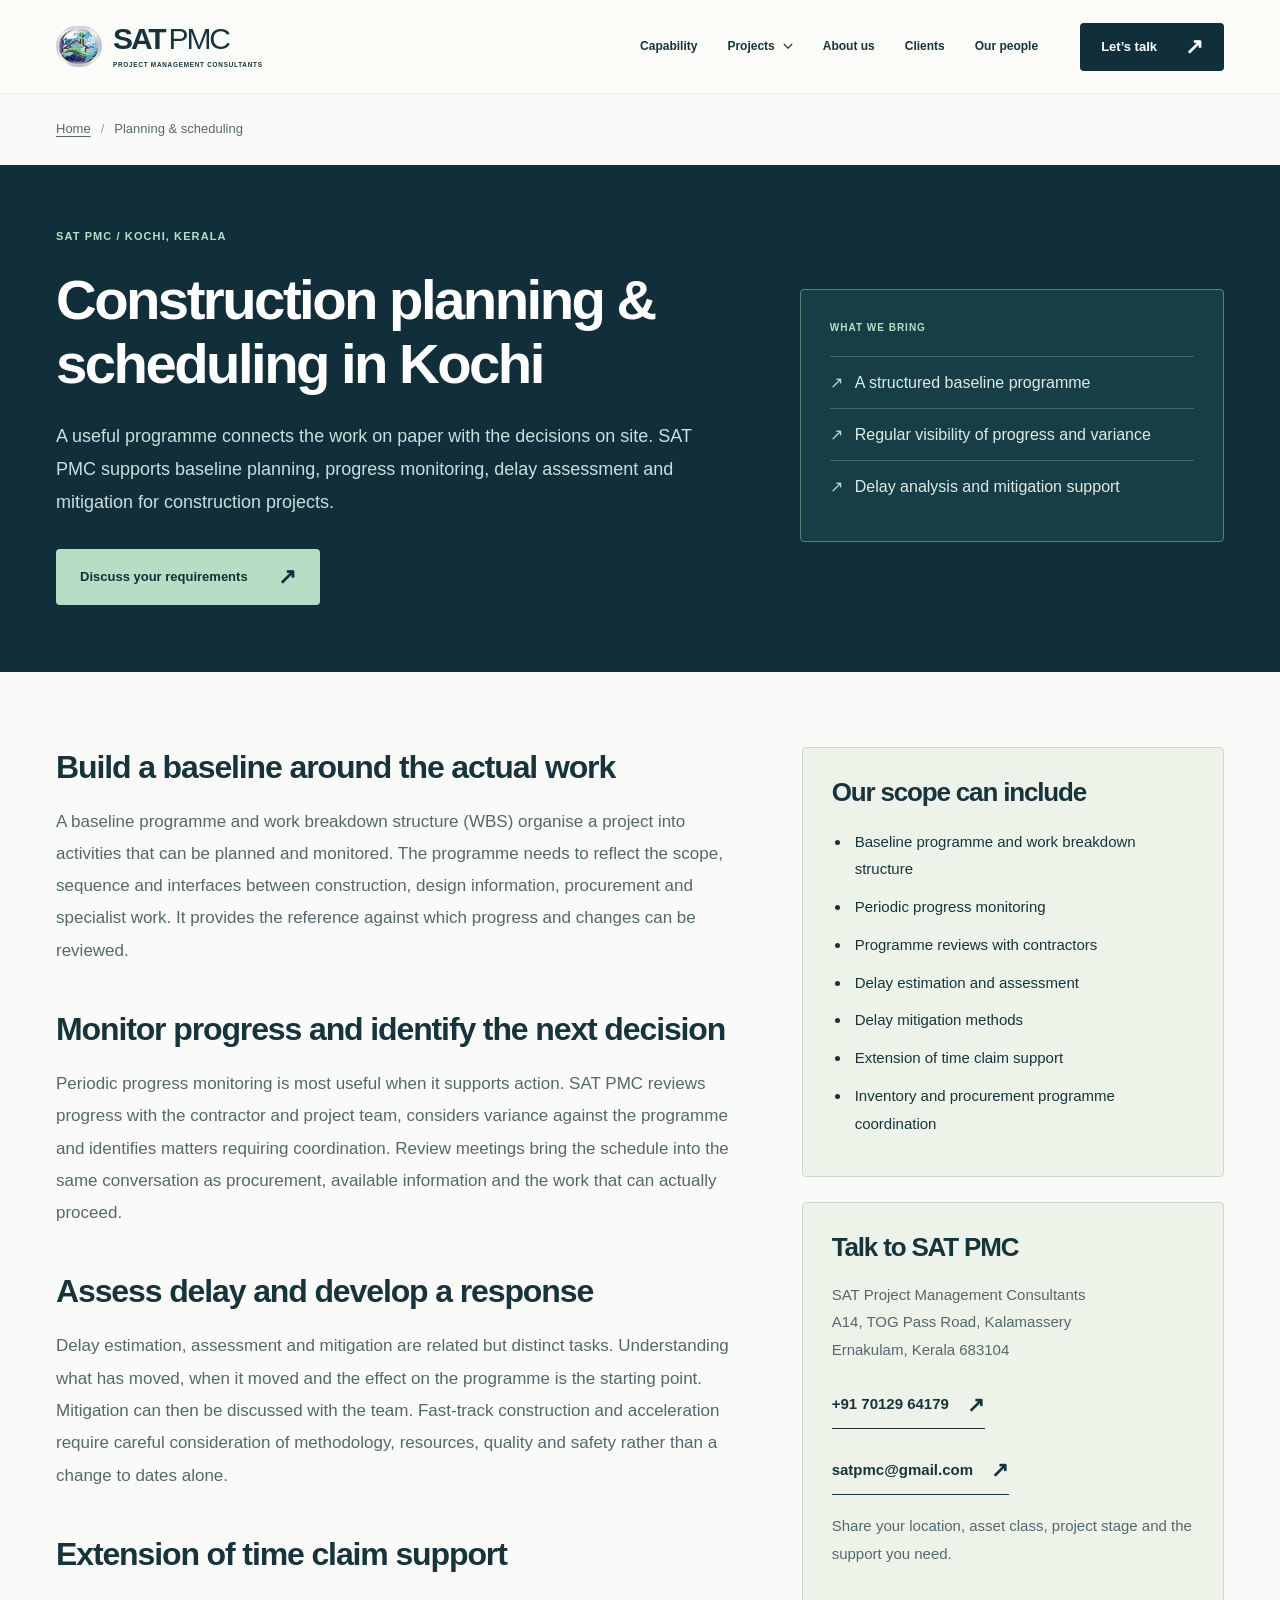
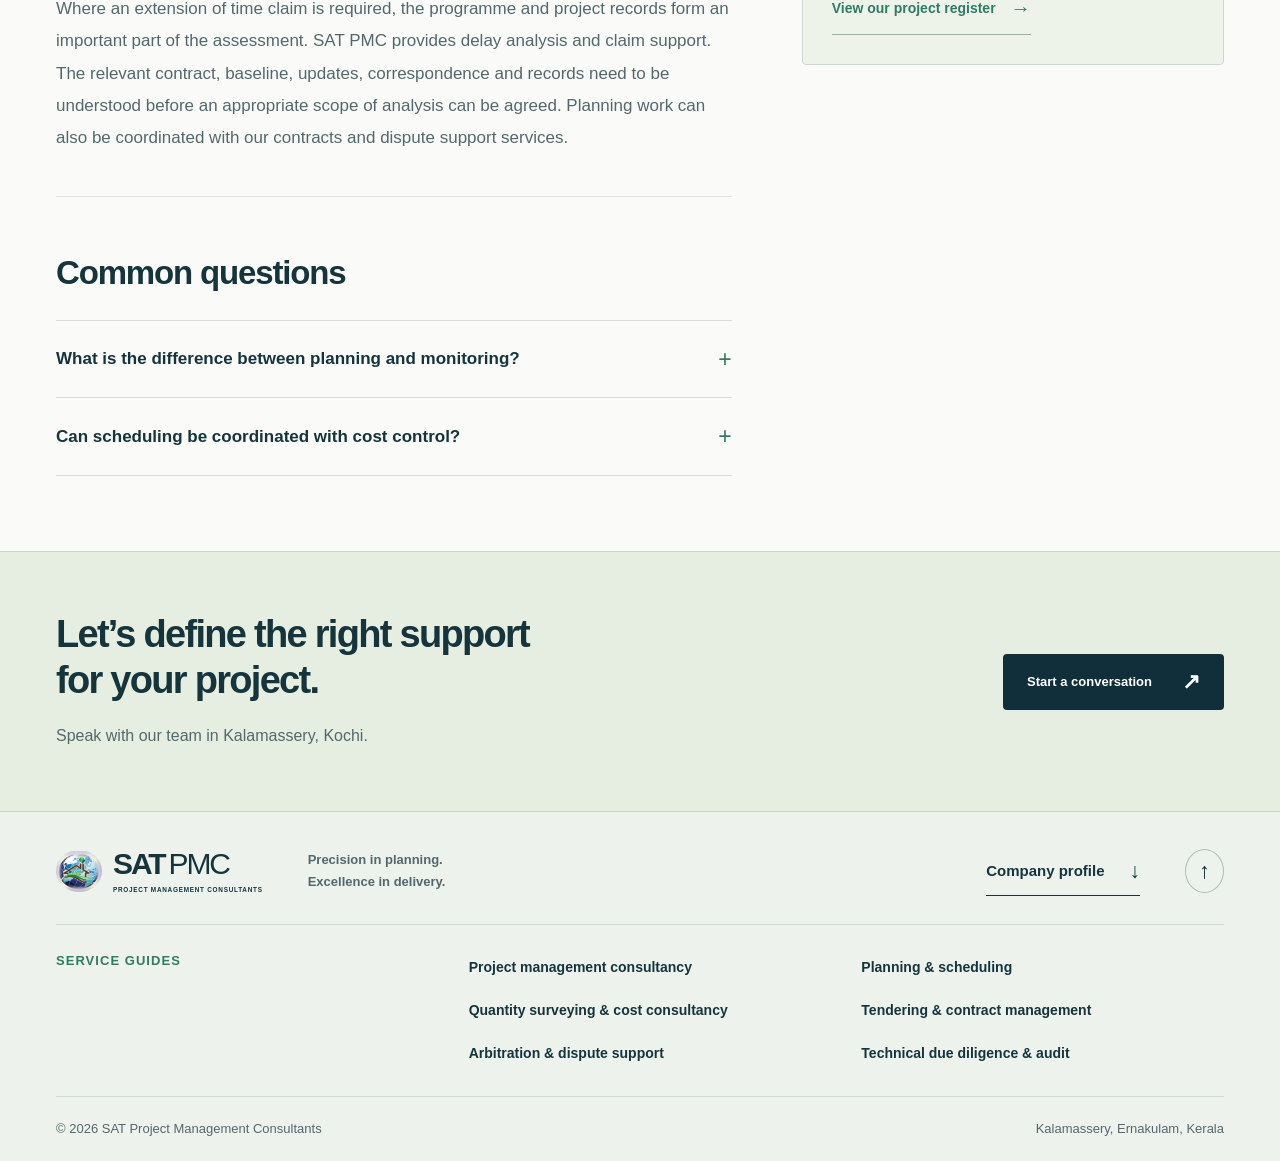
<file: planning-scheduling-monitoring.html>
<!doctype html><html lang="en-IN"><head><meta charset="utf-8"><meta name="viewport" content="width=device-width,initial-scale=1"><script>document.documentElement.classList.add("js-enabled")</script><title>Project Planning &amp; Scheduling in Kochi | SAT PMC</title>
<meta name="description" content="Construction planning, baseline programmes, WBS, progress monitoring, delay analysis and extension of time claim support in Kochi and Kerala from SAT PMC.">
<link rel="canonical" href="https://satpmc.com/planning-scheduling-monitoring">
<meta name="robots" content="index, follow, max-image-preview:large">
<meta property="og:type" content="website"><meta property="og:locale" content="en_IN"><meta property="og:site_name" content="SAT PMC">
<meta property="og:title" content="Project Planning &amp; Scheduling in Kochi | SAT PMC"><meta property="og:description" content="Construction planning, baseline programmes, WBS, progress monitoring, delay analysis and extension of time claim support in Kochi and Kerala from SAT PMC."><meta property="og:url" content="https://satpmc.com/planning-scheduling-monitoring">
<meta property="og:image" content="https://satpmc.com/assets/elamakkara-project-1440.038f82548e.webp"><meta property="og:image:width" content="1440"><meta property="og:image:height" content="810"><meta property="og:image:alt" content="Elamakkara commercial and residential project, Ernakulam">
<meta name="twitter:card" content="summary_large_image"><meta name="twitter:title" content="Project Planning &amp; Scheduling in Kochi | SAT PMC"><meta name="twitter:description" content="Construction planning, baseline programmes, WBS, progress monitoring, delay analysis and extension of time claim support in Kochi and Kerala from SAT PMC."><meta name="twitter:image" content="https://satpmc.com/assets/elamakkara-project-1440.038f82548e.webp">
<script type="application/ld+json">{"@context":"https://schema.org","@graph":[{"@type":"ProfessionalService","@id":"https://satpmc.com/#business","name":"SAT Project Management Consultants","alternateName":["SAT PMC","SATPMC"],"url":"https://satpmc.com/","description":"Project management consultants based in Kalamassery, Kochi, providing construction planning, quantity surveying, cost control, tendering, contract management and technical advisory services.","logo":"https://satpmc.com/assets/p01-03-206.2182eae848.webp","image":"https://satpmc.com/assets/elamakkara-project-1440.038f82548e.webp","telephone":"+91-7012964179","email":"satpmc@gmail.com","address":{"@type":"PostalAddress","streetAddress":"A14, TOG Pass Road, Kalamassery","addressLocality":"Ernakulam","addressRegion":"Kerala","postalCode":"683104","addressCountry":"IN"},"areaServed":[{"@type":"City","name":"Kochi"},{"@type":"State","name":"Kerala"}],"contactPoint":[{"@type":"ContactPoint","telephone":"+91-7012964179","contactType":"project enquiries","availableLanguage":["English"]},{"@type":"ContactPoint","telephone":"+91-9847701118","contactType":"project enquiries","availableLanguage":["English"]},{"@type":"ContactPoint","telephone":"+91-9567138280","contactType":"project enquiries","availableLanguage":["English"]}],"hasOfferCatalog":{"@type":"OfferCatalog","name":"Construction consultancy services","itemListElement":[{"@type":"Offer","itemOffered":{"@type":"Service","name":"Project management consultancy","url":"https://satpmc.com/project-management-consultancy-kochi"}},{"@type":"Offer","itemOffered":{"@type":"Service","name":"Planning & scheduling","url":"https://satpmc.com/planning-scheduling-monitoring"}},{"@type":"Offer","itemOffered":{"@type":"Service","name":"Quantity surveying & cost consultancy","url":"https://satpmc.com/quantity-surveying-cost-consultancy"}},{"@type":"Offer","itemOffered":{"@type":"Service","name":"Tendering & contract management","url":"https://satpmc.com/tendering-contract-management"}},{"@type":"Offer","itemOffered":{"@type":"Service","name":"Arbitration & dispute support","url":"https://satpmc.com/construction-arbitration-dispute"}},{"@type":"Offer","itemOffered":{"@type":"Service","name":"Technical due diligence & audit","url":"https://satpmc.com/technical-due-diligence-audit"}}]}},{"@type":"WebSite","@id":"https://satpmc.com/#website","url":"https://satpmc.com/","name":"SAT PMC","publisher":{"@id":"https://satpmc.com/#business"}},{"@type":"WebPage","@id":"https://satpmc.com/planning-scheduling-monitoring#webpage","url":"https://satpmc.com/planning-scheduling-monitoring","name":"Project Planning & Scheduling in Kochi | SAT PMC","description":"Construction planning, baseline programmes, WBS, progress monitoring, delay analysis and extension of time claim support in Kochi and Kerala from SAT PMC.","inLanguage":"en-IN","isPartOf":{"@id":"https://satpmc.com/#website"},"about":{"@id":"https://satpmc.com/#business"}},{"@type":"Service","@id":"https://satpmc.com/planning-scheduling-monitoring#service","name":"Planning & scheduling","serviceType":"Planning & scheduling","description":"A useful programme connects the work on paper with the decisions on site. SAT PMC supports baseline planning, progress monitoring, delay assessment and mitigation for construction projects.","url":"https://satpmc.com/planning-scheduling-monitoring","provider":{"@id":"https://satpmc.com/#business"},"areaServed":{"@type":"State","name":"Kerala"}},{"@type":"BreadcrumbList","itemListElement":[{"@type":"ListItem","position":1,"name":"Home","item":"https://satpmc.com/"},{"@type":"ListItem","position":2,"name":"Planning & scheduling","item":"https://satpmc.com/planning-scheduling-monitoring"}]}]}</script><meta name="theme-color" content="#102f3a"><link rel="icon" type="image/webp" href="assets/p01-03-206.2182eae848.webp"><link rel="stylesheet" href="assets/site.a658a3483b19.css"><script src="assets/page.3945bec2b3e8.js" defer></script></head><body class="service-page"><a class="skip-link" href="#main">Skip to content</a><header class="site-header" id="top">
    <div class="wrap header-inner">
      <a class="brand" href="./" aria-label="SAT PMC home"><img src="assets/p01-03-206.2182eae848.webp" srcset="assets/p01-03-160.934d950ce5.webp 160w, assets/p01-03-206.2182eae848.webp 206w" sizes="120px" alt="" width="206" height="181" decoding="async"><span class="brand-name">SAT<span>PMC</span><small>PROJECT MANAGEMENT CONSULTANTS</small></span></a>
      <button class="menu-toggle" aria-label="Open navigation" aria-controls="navigation" aria-expanded="false"><span></span><span></span></button>
      <nav id="navigation" aria-label="Main navigation"><a href="./#capability">Capability</a><details class="nav-projects"><summary>Projects <svg viewBox="0 0 12 8" aria-hidden="true"><path d="m1 1 5 5 5-5"/></svg></summary><div class="projects-submenu"><a href="./#projects">Selected projects</a><a href="./#project-register">Project register</a></div></details><a href="./#about">About us</a><a href="./#clients">Clients</a><a href="./#team">Our people</a><a class="button button-dark nav-cta" href="./#contact">Let’s talk <span aria-hidden="true">↗</span></a></nav>
    </div>
  </header><main id="main"><nav class="wrap service-breadcrumb" aria-label="Breadcrumb"><a href="./">Home</a><span aria-hidden="true">/</span><span aria-current="page">Planning &amp; scheduling</span></nav><section class="service-page-hero"><div class="wrap service-hero-layout"><div><p class="eyebrow">SAT PMC / KOCHI, KERALA</p><h1>Construction planning &amp; scheduling in Kochi</h1><p class="service-intro">A useful programme connects the work on paper with the decisions on site. SAT PMC supports baseline planning, progress monitoring, delay assessment and mitigation for construction projects.</p><a class="button button-mint" href="./#contact">Discuss your requirements <span aria-hidden="true">↗</span></a></div><div class="service-scope-card"><p class="eyebrow">WHAT WE BRING</p><ul><li>A structured baseline programme</li><li>Regular visibility of progress and variance</li><li>Delay analysis and mitigation support</li></ul></div></div></section><div class="wrap service-content-layout"><article class="service-article" aria-label="Planning &amp; scheduling service guide"><section><h2>Build a baseline around the actual work</h2><p>A baseline programme and work breakdown structure (WBS) organise a project into activities that can be planned and monitored. The programme needs to reflect the scope, sequence and interfaces between construction, design information, procurement and specialist work. It provides the reference against which progress and changes can be reviewed.</p></section><section><h2>Monitor progress and identify the next decision</h2><p>Periodic progress monitoring is most useful when it supports action. SAT PMC reviews progress with the contractor and project team, considers variance against the programme and identifies matters requiring coordination. Review meetings bring the schedule into the same conversation as procurement, available information and the work that can actually proceed.</p></section><section><h2>Assess delay and develop a response</h2><p>Delay estimation, assessment and mitigation are related but distinct tasks. Understanding what has moved, when it moved and the effect on the programme is the starting point. Mitigation can then be discussed with the team. Fast-track construction and acceleration require careful consideration of methodology, resources, quality and safety rather than a change to dates alone.</p></section><section><h2>Extension of time claim support</h2><p>Where an extension of time claim is required, the programme and project records form an important part of the assessment. SAT PMC provides delay analysis and claim support. The relevant contract, baseline, updates, correspondence and records need to be understood before an appropriate scope of analysis can be agreed. Planning work can also be coordinated with our contracts and dispute support services.</p></section><div class="service-faq"><h2>Common questions</h2><details><summary>What is the difference between planning and monitoring?<span aria-hidden="true">+</span></summary><p>Planning sets out the intended sequence and programme. Monitoring compares actual progress with that reference and helps the team identify variance, constraints and decisions.</p></details><details><summary>Can scheduling be coordinated with cost control?<span aria-hidden="true">+</span></summary><p>Yes. The company profile includes interlinking the construction schedule and bill of quantities, as well as reviewing schedule and cost variance. The reporting approach is defined for the project.</p></details></div></article><aside class="service-sidebar" aria-label="Service scope and contact"><div><h2>Our scope can include</h2><ul><li>Baseline programme and work breakdown structure</li><li>Periodic progress monitoring</li><li>Programme reviews with contractors</li><li>Delay estimation and assessment</li><li>Delay mitigation methods</li><li>Extension of time claim support</li><li>Inventory and procurement programme coordination</li></ul></div><div><h2>Talk to SAT PMC</h2><p>SAT Project Management Consultants<br>A14, TOG Pass Road, Kalamassery<br>Ernakulam, Kerala 683104</p><a class="text-link" href="tel:+917012964179">+91 70129 64179 <span aria-hidden="true">↗</span></a><br><a class="text-link" href="mailto:satpmc@gmail.com">satpmc@gmail.com <span aria-hidden="true">↗</span></a><p>Share your location, asset class, project stage and the support you need.</p><a class="service-guide-link" href="./#project-register">View our project register <span aria-hidden="true">→</span></a></div></aside></div><section class="service-cta"><div class="wrap"><div><h2>Let’s define the right support<br>for your project.</h2><p>Speak with our team in Kalamassery, Kochi.</p></div><a class="button button-dark" href="./#contact">Start a conversation <span aria-hidden="true">↗</span></a></div></section></main><footer><div class="wrap footer-main"><a class="brand" href="./" aria-label="SAT PMC home"><img src="assets/p01-03-206.2182eae848.webp" srcset="assets/p01-03-160.934d950ce5.webp 160w, assets/p01-03-206.2182eae848.webp 206w" sizes="120px" alt="" width="206" height="181" decoding="async"><span class="brand-name">SAT<span>PMC</span><small>PROJECT MANAGEMENT CONSULTANTS</small></span></a><p>Precision in planning.<br>Excellence in delivery.</p><a class="text-link" href="SATPMC-Company-Profile.pdf" download>Company profile <span aria-hidden="true">↓</span></a><a class="back-top" href="#top" aria-label="Back to top">↑</a></div><div class="wrap footer-service-directory"><p>SERVICE GUIDES</p><div><a href="project-management-consultancy-kochi">Project management consultancy</a><a href="planning-scheduling-monitoring">Planning &amp; scheduling</a><a href="quantity-surveying-cost-consultancy">Quantity surveying &amp; cost consultancy</a><a href="tendering-contract-management">Tendering &amp; contract management</a><a href="construction-arbitration-dispute">Arbitration &amp; dispute support</a><a href="technical-due-diligence-audit">Technical due diligence &amp; audit</a></div></div><div class="wrap footer-bottom"><span>© 2026 SAT Project Management Consultants</span><span>Kalamassery, Ernakulam, Kerala</span></div></footer><div class="mobile-contact-bar" aria-label="Quick contact"><a href="tel:+917012964179">Call SAT PMC <span aria-hidden="true">↗</span></a><a href="https://wa.me/917012964179" target="_blank" rel="noopener">WhatsApp <span aria-hidden="true">↗</span></a></div></body></html>
</file>
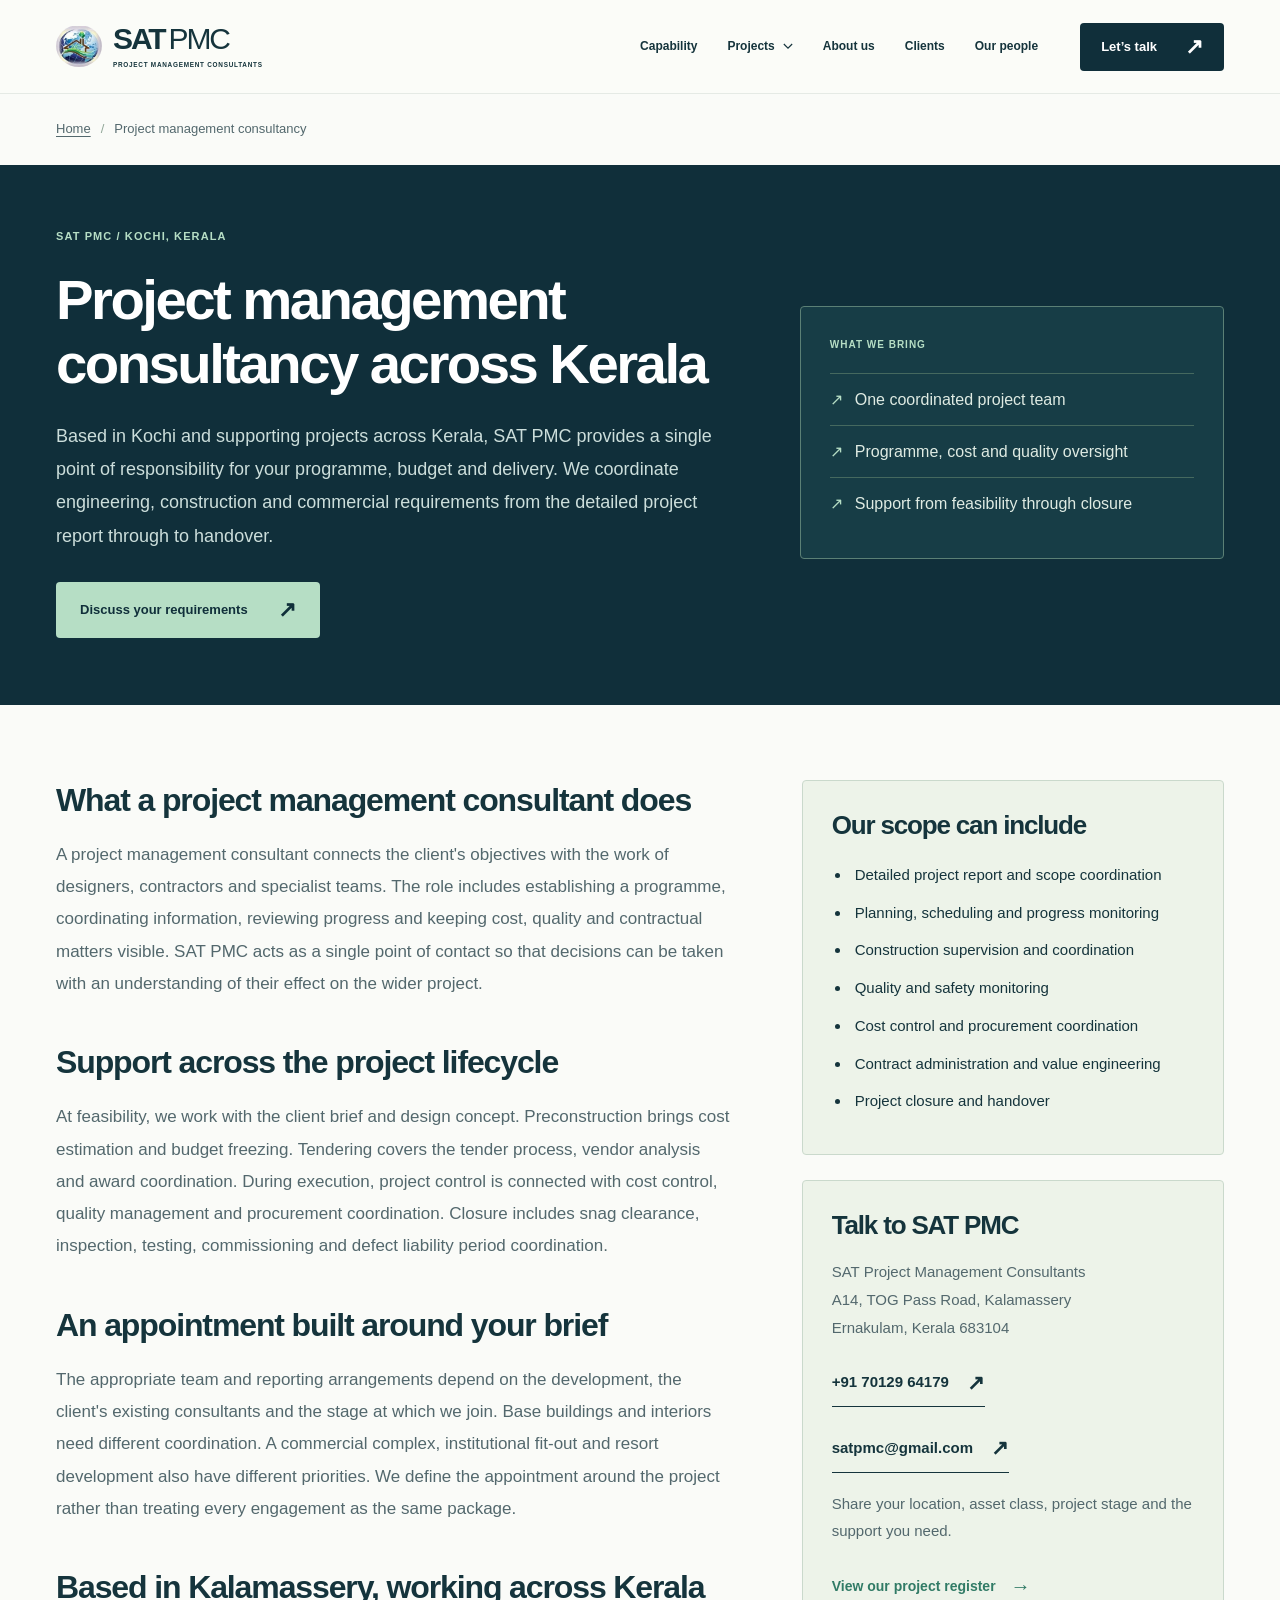
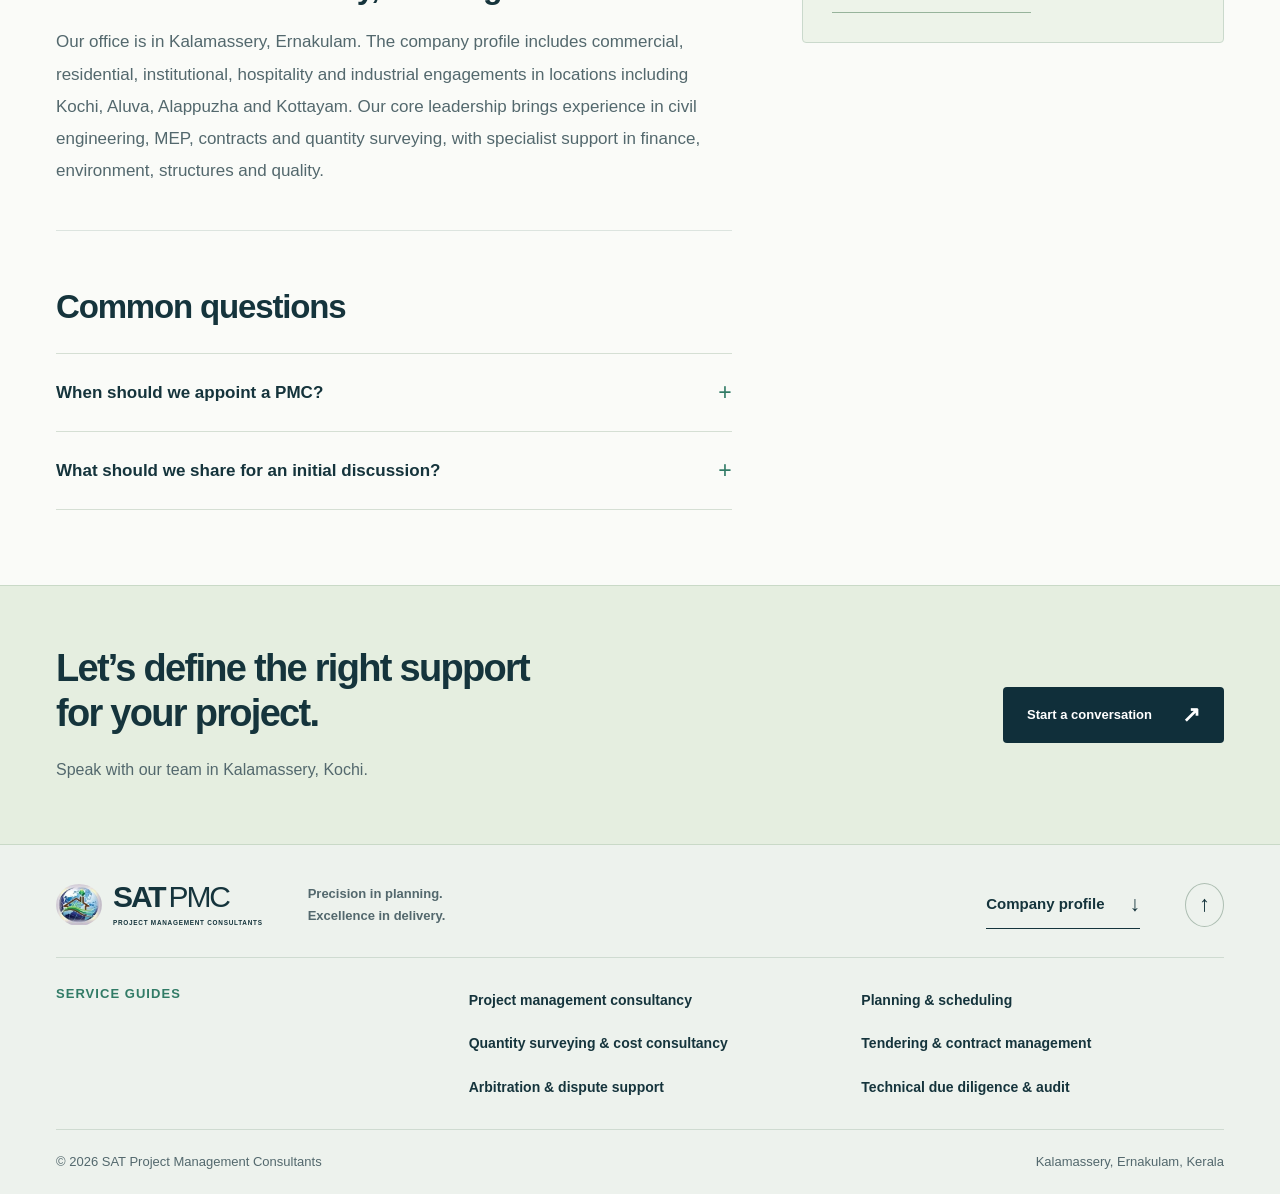
<file: project-management-consultancy-kochi.html>
<!doctype html><html lang="en-IN"><head><meta charset="utf-8"><meta name="viewport" content="width=device-width,initial-scale=1"><script>document.documentElement.classList.add("js-enabled")</script><title>Project Management Consultancy in Kerala | SAT PMC</title>
<meta name="description" content="Kochi-based project management consultancy serving projects across Kerala: planning, cost control, contracts, quality and construction coordination from DPR to handover.">
<link rel="canonical" href="https://satpmc.com/project-management-consultancy-kochi">
<meta name="robots" content="index, follow, max-image-preview:large">
<meta property="og:type" content="website"><meta property="og:locale" content="en_IN"><meta property="og:site_name" content="SAT PMC">
<meta property="og:title" content="Project Management Consultancy in Kerala | SAT PMC"><meta property="og:description" content="Kochi-based project management consultancy serving projects across Kerala: planning, cost control, contracts, quality and construction coordination from DPR to handover."><meta property="og:url" content="https://satpmc.com/project-management-consultancy-kochi">
<meta property="og:image" content="https://satpmc.com/assets/elamakkara-project-1440.038f82548e.webp"><meta property="og:image:width" content="1440"><meta property="og:image:height" content="810"><meta property="og:image:alt" content="Elamakkara commercial and residential project, Ernakulam">
<meta name="twitter:card" content="summary_large_image"><meta name="twitter:title" content="Project Management Consultancy in Kerala | SAT PMC"><meta name="twitter:description" content="Kochi-based project management consultancy serving projects across Kerala: planning, cost control, contracts, quality and construction coordination from DPR to handover."><meta name="twitter:image" content="https://satpmc.com/assets/elamakkara-project-1440.038f82548e.webp">
<script type="application/ld+json">{"@context":"https://schema.org","@graph":[{"@type":"ProfessionalService","@id":"https://satpmc.com/#business","name":"SAT Project Management Consultants","alternateName":["SAT PMC","SATPMC"],"url":"https://satpmc.com/","description":"Project management consultants based in Kalamassery, Kochi, providing construction planning, quantity surveying, cost control, tendering, contract management and technical advisory services.","logo":"https://satpmc.com/assets/p01-03-206.2182eae848.webp","image":"https://satpmc.com/assets/elamakkara-project-1440.038f82548e.webp","telephone":"+91-7012964179","email":"satpmc@gmail.com","address":{"@type":"PostalAddress","streetAddress":"A14, TOG Pass Road, Kalamassery","addressLocality":"Ernakulam","addressRegion":"Kerala","postalCode":"683104","addressCountry":"IN"},"areaServed":[{"@type":"City","name":"Kochi"},{"@type":"State","name":"Kerala"}],"contactPoint":[{"@type":"ContactPoint","telephone":"+91-7012964179","contactType":"project enquiries","availableLanguage":["English"]},{"@type":"ContactPoint","telephone":"+91-9847701118","contactType":"project enquiries","availableLanguage":["English"]},{"@type":"ContactPoint","telephone":"+91-9567138280","contactType":"project enquiries","availableLanguage":["English"]}],"hasOfferCatalog":{"@type":"OfferCatalog","name":"Construction consultancy services","itemListElement":[{"@type":"Offer","itemOffered":{"@type":"Service","name":"Project management consultancy","url":"https://satpmc.com/project-management-consultancy-kochi"}},{"@type":"Offer","itemOffered":{"@type":"Service","name":"Planning & scheduling","url":"https://satpmc.com/planning-scheduling-monitoring"}},{"@type":"Offer","itemOffered":{"@type":"Service","name":"Quantity surveying & cost consultancy","url":"https://satpmc.com/quantity-surveying-cost-consultancy"}},{"@type":"Offer","itemOffered":{"@type":"Service","name":"Tendering & contract management","url":"https://satpmc.com/tendering-contract-management"}},{"@type":"Offer","itemOffered":{"@type":"Service","name":"Arbitration & dispute support","url":"https://satpmc.com/construction-arbitration-dispute"}},{"@type":"Offer","itemOffered":{"@type":"Service","name":"Technical due diligence & audit","url":"https://satpmc.com/technical-due-diligence-audit"}}]}},{"@type":"WebSite","@id":"https://satpmc.com/#website","url":"https://satpmc.com/","name":"SAT PMC","publisher":{"@id":"https://satpmc.com/#business"}},{"@type":"WebPage","@id":"https://satpmc.com/project-management-consultancy-kochi#webpage","url":"https://satpmc.com/project-management-consultancy-kochi","name":"Project Management Consultancy in Kerala | SAT PMC","description":"Kochi-based project management consultancy serving projects across Kerala: planning, cost control, contracts, quality and construction coordination from DPR to handover.","inLanguage":"en-IN","isPartOf":{"@id":"https://satpmc.com/#website"},"about":{"@id":"https://satpmc.com/#business"}},{"@type":"Service","@id":"https://satpmc.com/project-management-consultancy-kochi#service","name":"Project management consultancy","serviceType":"Project management consultancy","description":"Based in Kochi and supporting projects across Kerala, SAT PMC provides a single point of responsibility for your programme, budget and delivery. We coordinate engineering, construction and commercial requirements from the detailed project report through to handover.","url":"https://satpmc.com/project-management-consultancy-kochi","provider":{"@id":"https://satpmc.com/#business"},"areaServed":{"@type":"State","name":"Kerala"}},{"@type":"BreadcrumbList","itemListElement":[{"@type":"ListItem","position":1,"name":"Home","item":"https://satpmc.com/"},{"@type":"ListItem","position":2,"name":"Project management consultancy","item":"https://satpmc.com/project-management-consultancy-kochi"}]}]}</script><meta name="theme-color" content="#102f3a"><link rel="icon" type="image/webp" href="assets/p01-03-206.2182eae848.webp"><link rel="stylesheet" href="assets/site.a658a3483b19.css"><script src="assets/page.3945bec2b3e8.js" defer></script></head><body class="service-page"><a class="skip-link" href="#main">Skip to content</a><header class="site-header" id="top">
    <div class="wrap header-inner">
      <a class="brand" href="./" aria-label="SAT PMC home"><img src="assets/p01-03-206.2182eae848.webp" srcset="assets/p01-03-160.934d950ce5.webp 160w, assets/p01-03-206.2182eae848.webp 206w" sizes="120px" alt="" width="206" height="181" decoding="async"><span class="brand-name">SAT<span>PMC</span><small>PROJECT MANAGEMENT CONSULTANTS</small></span></a>
      <button class="menu-toggle" aria-label="Open navigation" aria-controls="navigation" aria-expanded="false"><span></span><span></span></button>
      <nav id="navigation" aria-label="Main navigation"><a href="./#capability">Capability</a><details class="nav-projects"><summary>Projects <svg viewBox="0 0 12 8" aria-hidden="true"><path d="m1 1 5 5 5-5"/></svg></summary><div class="projects-submenu"><a href="./#projects">Selected projects</a><a href="./#project-register">Project register</a></div></details><a href="./#about">About us</a><a href="./#clients">Clients</a><a href="./#team">Our people</a><a class="button button-dark nav-cta" href="./#contact">Let’s talk <span aria-hidden="true">↗</span></a></nav>
    </div>
  </header><main id="main"><nav class="wrap service-breadcrumb" aria-label="Breadcrumb"><a href="./">Home</a><span aria-hidden="true">/</span><span aria-current="page">Project management consultancy</span></nav><section class="service-page-hero"><div class="wrap service-hero-layout"><div><p class="eyebrow">SAT PMC / KOCHI, KERALA</p><h1>Project management consultancy across Kerala</h1><p class="service-intro">Based in Kochi and supporting projects across Kerala, SAT PMC provides a single point of responsibility for your programme, budget and delivery. We coordinate engineering, construction and commercial requirements from the detailed project report through to handover.</p><a class="button button-mint" href="./#contact">Discuss your requirements <span aria-hidden="true">↗</span></a></div><div class="service-scope-card"><p class="eyebrow">WHAT WE BRING</p><ul><li>One coordinated project team</li><li>Programme, cost and quality oversight</li><li>Support from feasibility through closure</li></ul></div></div></section><div class="wrap service-content-layout"><article class="service-article" aria-label="Project management consultancy service guide"><section><h2>What a project management consultant does</h2><p>A project management consultant connects the client&#x27;s objectives with the work of designers, contractors and specialist teams. The role includes establishing a programme, coordinating information, reviewing progress and keeping cost, quality and contractual matters visible. SAT PMC acts as a single point of contact so that decisions can be taken with an understanding of their effect on the wider project.</p></section><section><h2>Support across the project lifecycle</h2><p>At feasibility, we work with the client brief and design concept. Preconstruction brings cost estimation and budget freezing. Tendering covers the tender process, vendor analysis and award coordination. During execution, project control is connected with cost control, quality management and procurement coordination. Closure includes snag clearance, inspection, testing, commissioning and defect liability period coordination.</p></section><section><h2>An appointment built around your brief</h2><p>The appropriate team and reporting arrangements depend on the development, the client&#x27;s existing consultants and the stage at which we join. Base buildings and interiors need different coordination. A commercial complex, institutional fit-out and resort development also have different priorities. We define the appointment around the project rather than treating every engagement as the same package.</p></section><section><h2>Based in Kalamassery, working across Kerala</h2><p>Our office is in Kalamassery, Ernakulam. The company profile includes commercial, residential, institutional, hospitality and industrial engagements in locations including Kochi, Aluva, Alappuzha and Kottayam. Our core leadership brings experience in civil engineering, MEP, contracts and quantity surveying, with specialist support in finance, environment, structures and quality.</p></section><div class="service-faq"><h2>Common questions</h2><details><summary>When should we appoint a PMC?<span aria-hidden="true">+</span></summary><p>Early involvement at feasibility or preconstruction helps align the brief, programme and budget. If work has already started, share the current position so the required support can be defined.</p></details><details><summary>What should we share for an initial discussion?<span aria-hidden="true">+</span></summary><p>Send the site location, development type, approximate project value, current stage, target programme and the services you need. Existing drawings and project information can be discussed once the scope is understood.</p></details></div></article><aside class="service-sidebar" aria-label="Service scope and contact"><div><h2>Our scope can include</h2><ul><li>Detailed project report and scope coordination</li><li>Planning, scheduling and progress monitoring</li><li>Construction supervision and coordination</li><li>Quality and safety monitoring</li><li>Cost control and procurement coordination</li><li>Contract administration and value engineering</li><li>Project closure and handover</li></ul></div><div><h2>Talk to SAT PMC</h2><p>SAT Project Management Consultants<br>A14, TOG Pass Road, Kalamassery<br>Ernakulam, Kerala 683104</p><a class="text-link" href="tel:+917012964179">+91 70129 64179 <span aria-hidden="true">↗</span></a><br><a class="text-link" href="mailto:satpmc@gmail.com">satpmc@gmail.com <span aria-hidden="true">↗</span></a><p>Share your location, asset class, project stage and the support you need.</p><a class="service-guide-link" href="./#project-register">View our project register <span aria-hidden="true">→</span></a></div></aside></div><section class="service-cta"><div class="wrap"><div><h2>Let’s define the right support<br>for your project.</h2><p>Speak with our team in Kalamassery, Kochi.</p></div><a class="button button-dark" href="./#contact">Start a conversation <span aria-hidden="true">↗</span></a></div></section></main><footer><div class="wrap footer-main"><a class="brand" href="./" aria-label="SAT PMC home"><img src="assets/p01-03-206.2182eae848.webp" srcset="assets/p01-03-160.934d950ce5.webp 160w, assets/p01-03-206.2182eae848.webp 206w" sizes="120px" alt="" width="206" height="181" decoding="async"><span class="brand-name">SAT<span>PMC</span><small>PROJECT MANAGEMENT CONSULTANTS</small></span></a><p>Precision in planning.<br>Excellence in delivery.</p><a class="text-link" href="SATPMC-Company-Profile.pdf" download>Company profile <span aria-hidden="true">↓</span></a><a class="back-top" href="#top" aria-label="Back to top">↑</a></div><div class="wrap footer-service-directory"><p>SERVICE GUIDES</p><div><a href="project-management-consultancy-kochi">Project management consultancy</a><a href="planning-scheduling-monitoring">Planning &amp; scheduling</a><a href="quantity-surveying-cost-consultancy">Quantity surveying &amp; cost consultancy</a><a href="tendering-contract-management">Tendering &amp; contract management</a><a href="construction-arbitration-dispute">Arbitration &amp; dispute support</a><a href="technical-due-diligence-audit">Technical due diligence &amp; audit</a></div></div><div class="wrap footer-bottom"><span>© 2026 SAT Project Management Consultants</span><span>Kalamassery, Ernakulam, Kerala</span></div></footer><div class="mobile-contact-bar" aria-label="Quick contact"><a href="tel:+917012964179">Call SAT PMC <span aria-hidden="true">↗</span></a><a href="https://wa.me/917012964179" target="_blank" rel="noopener">WhatsApp <span aria-hidden="true">↗</span></a></div></body></html>
</file>
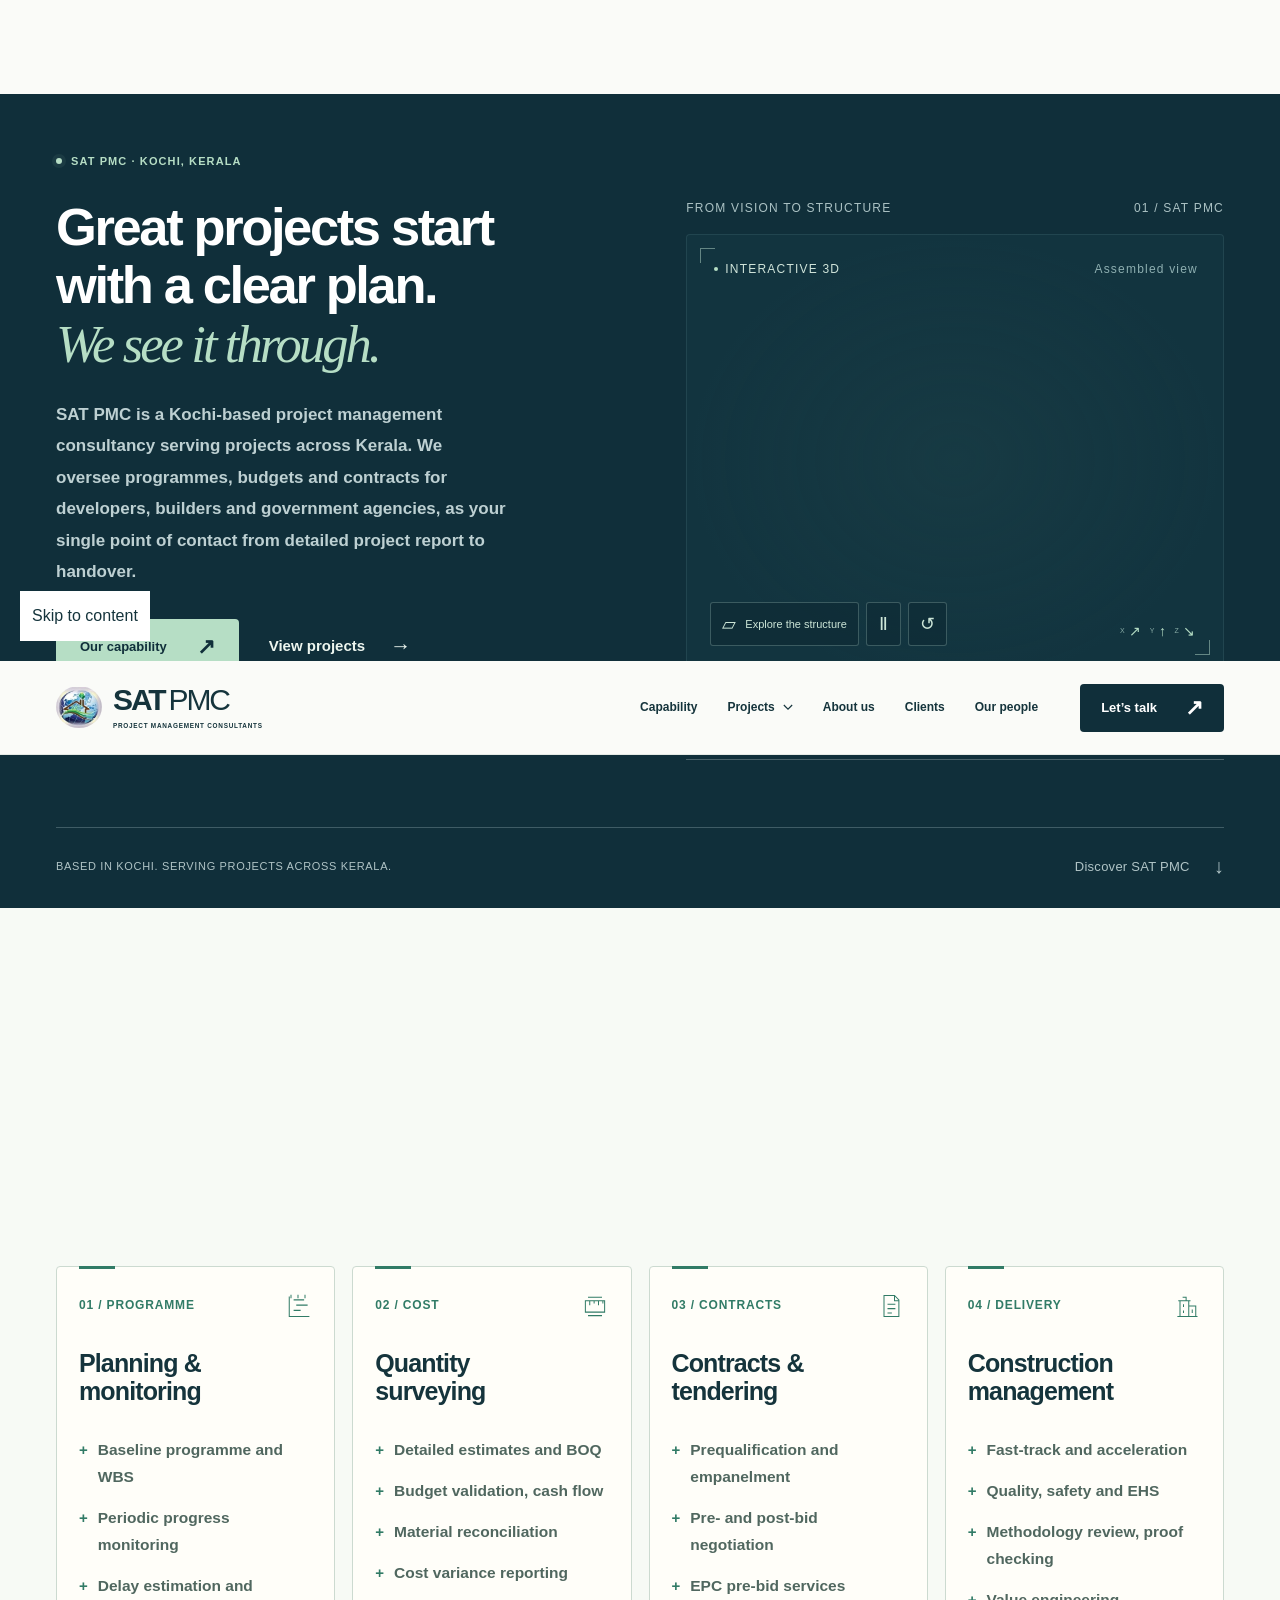
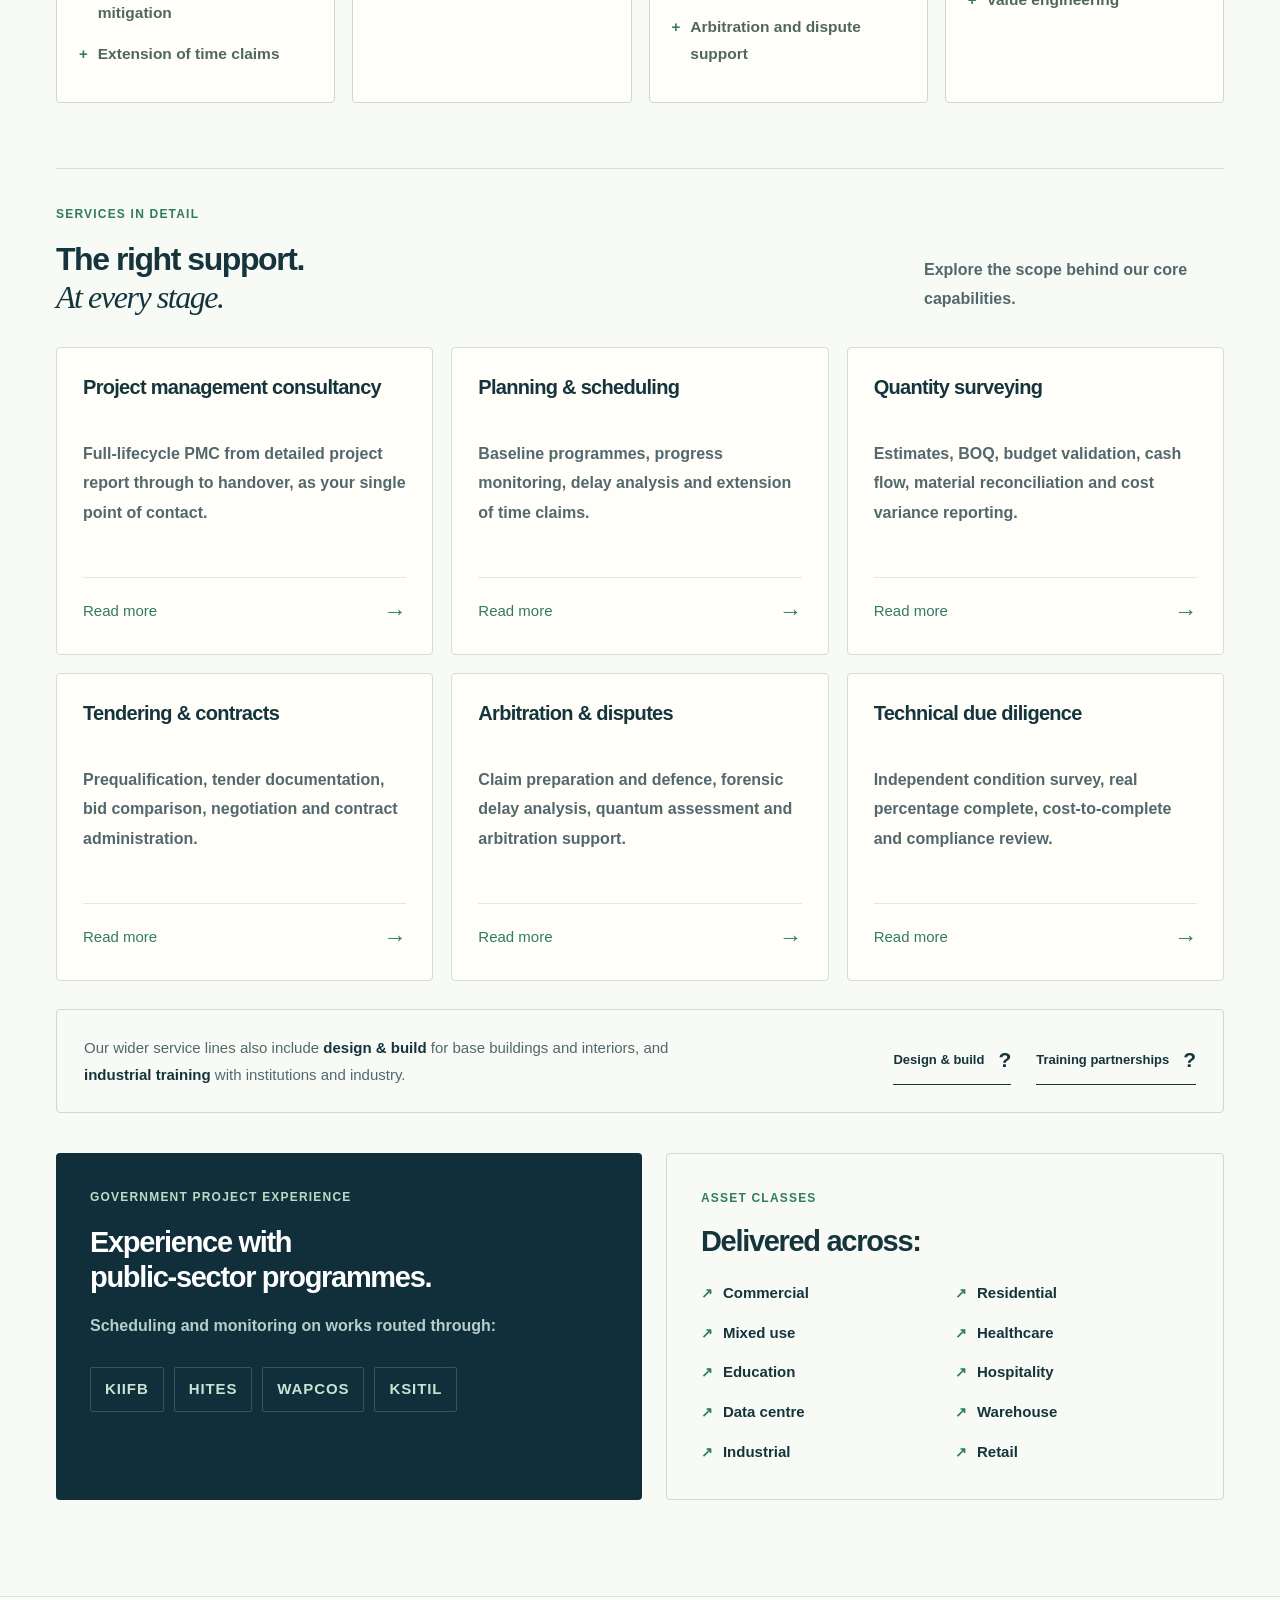
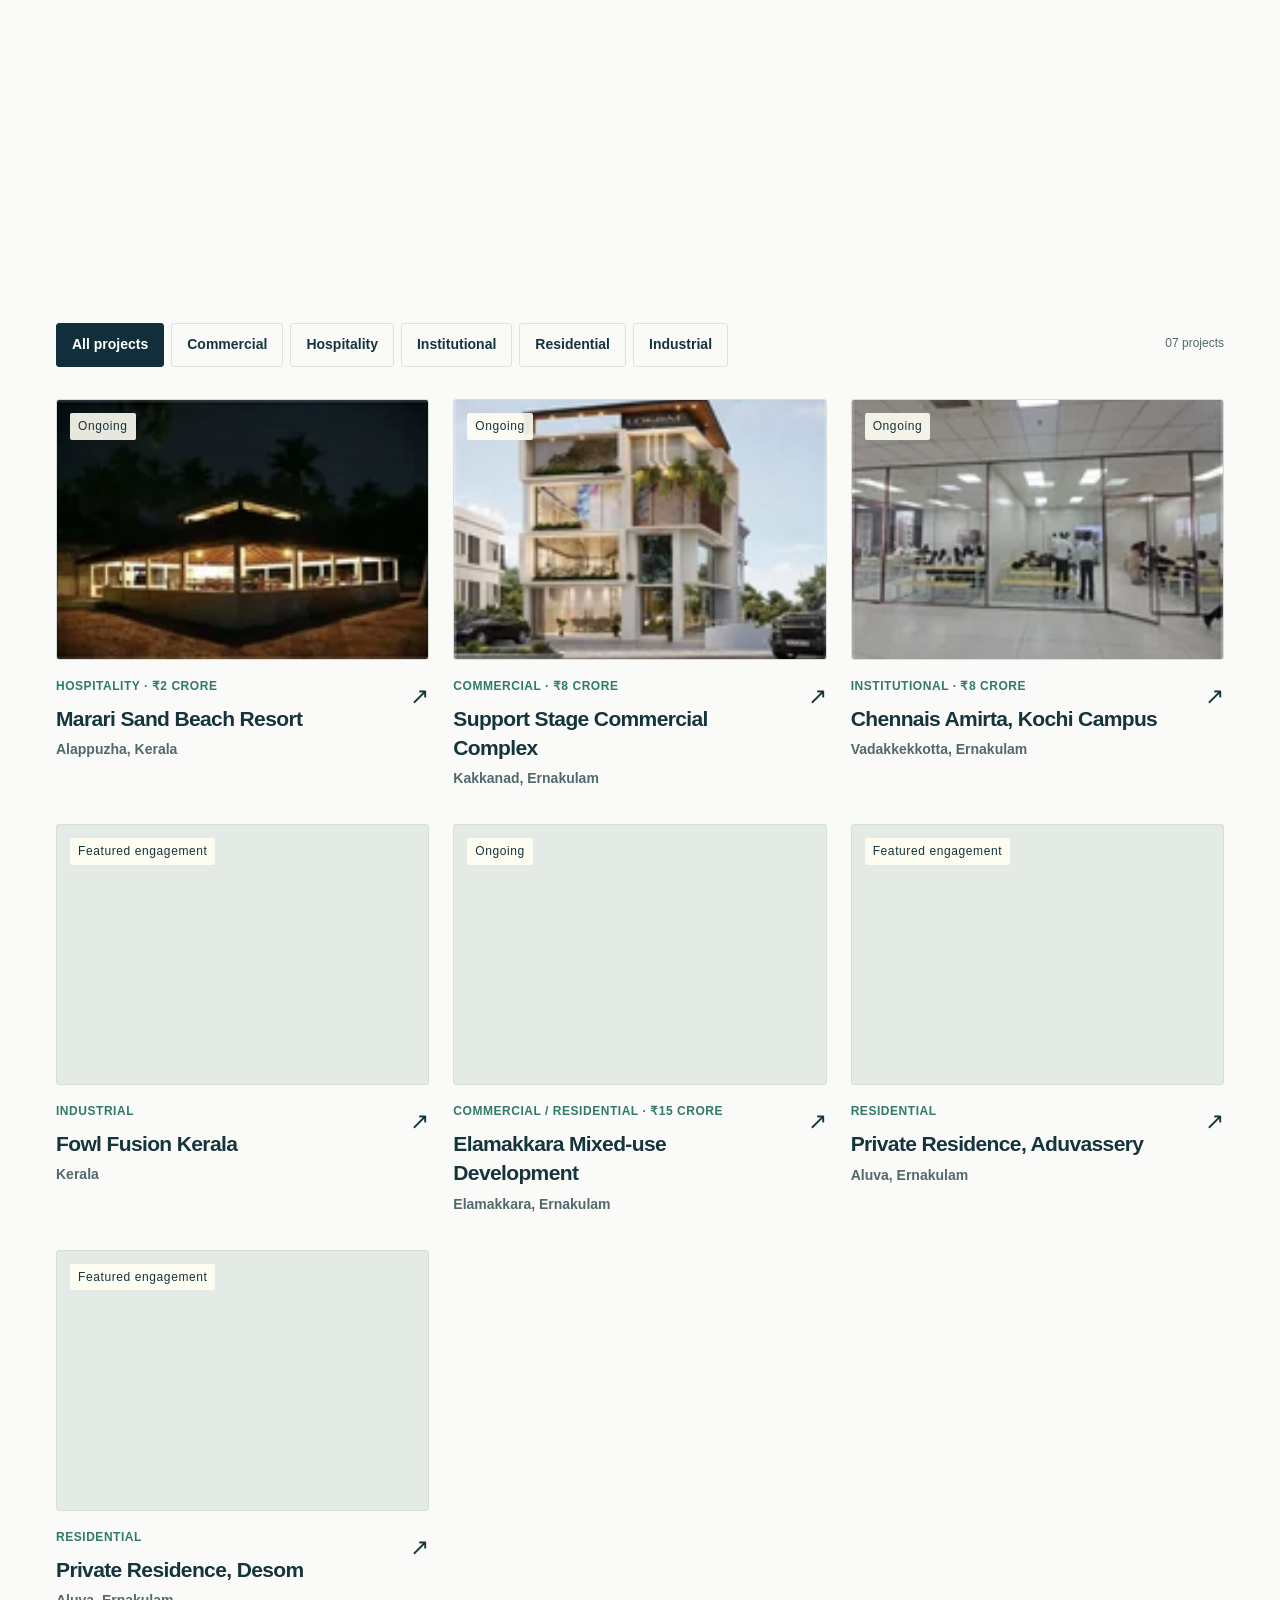
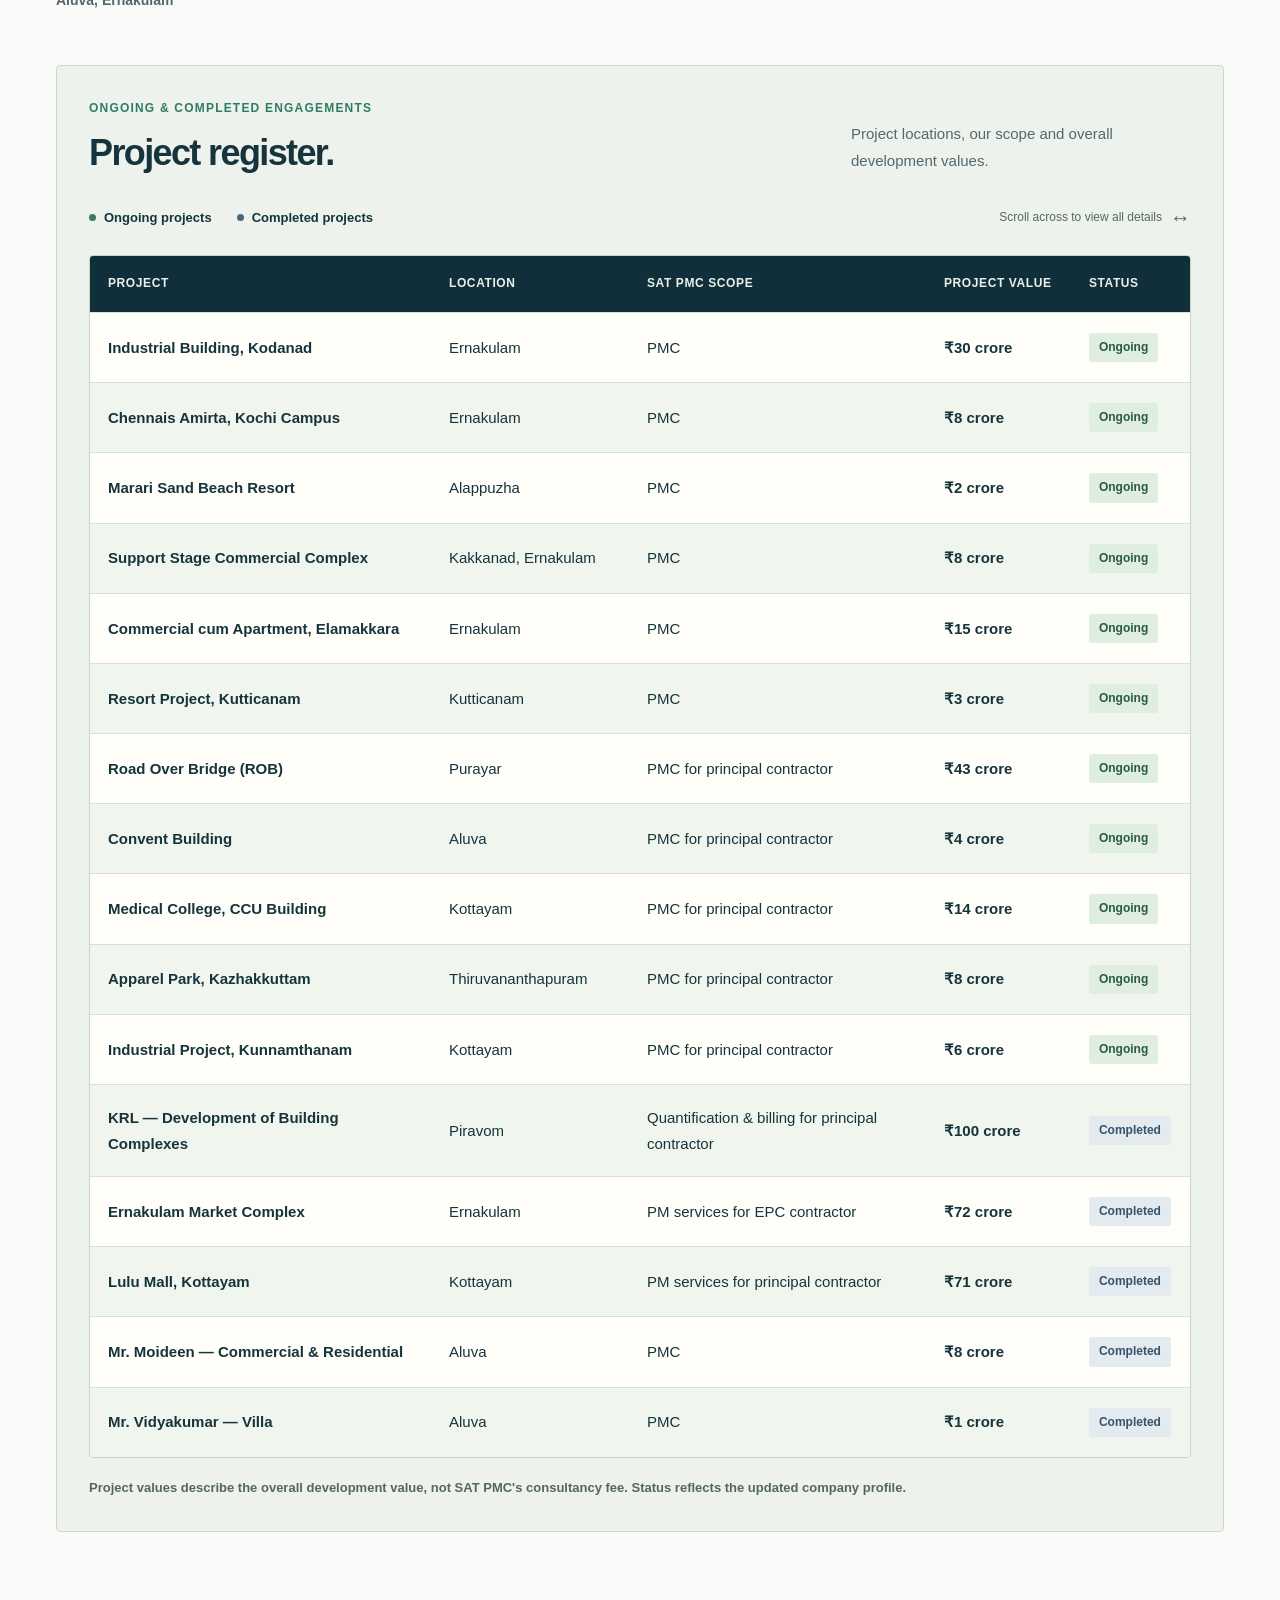
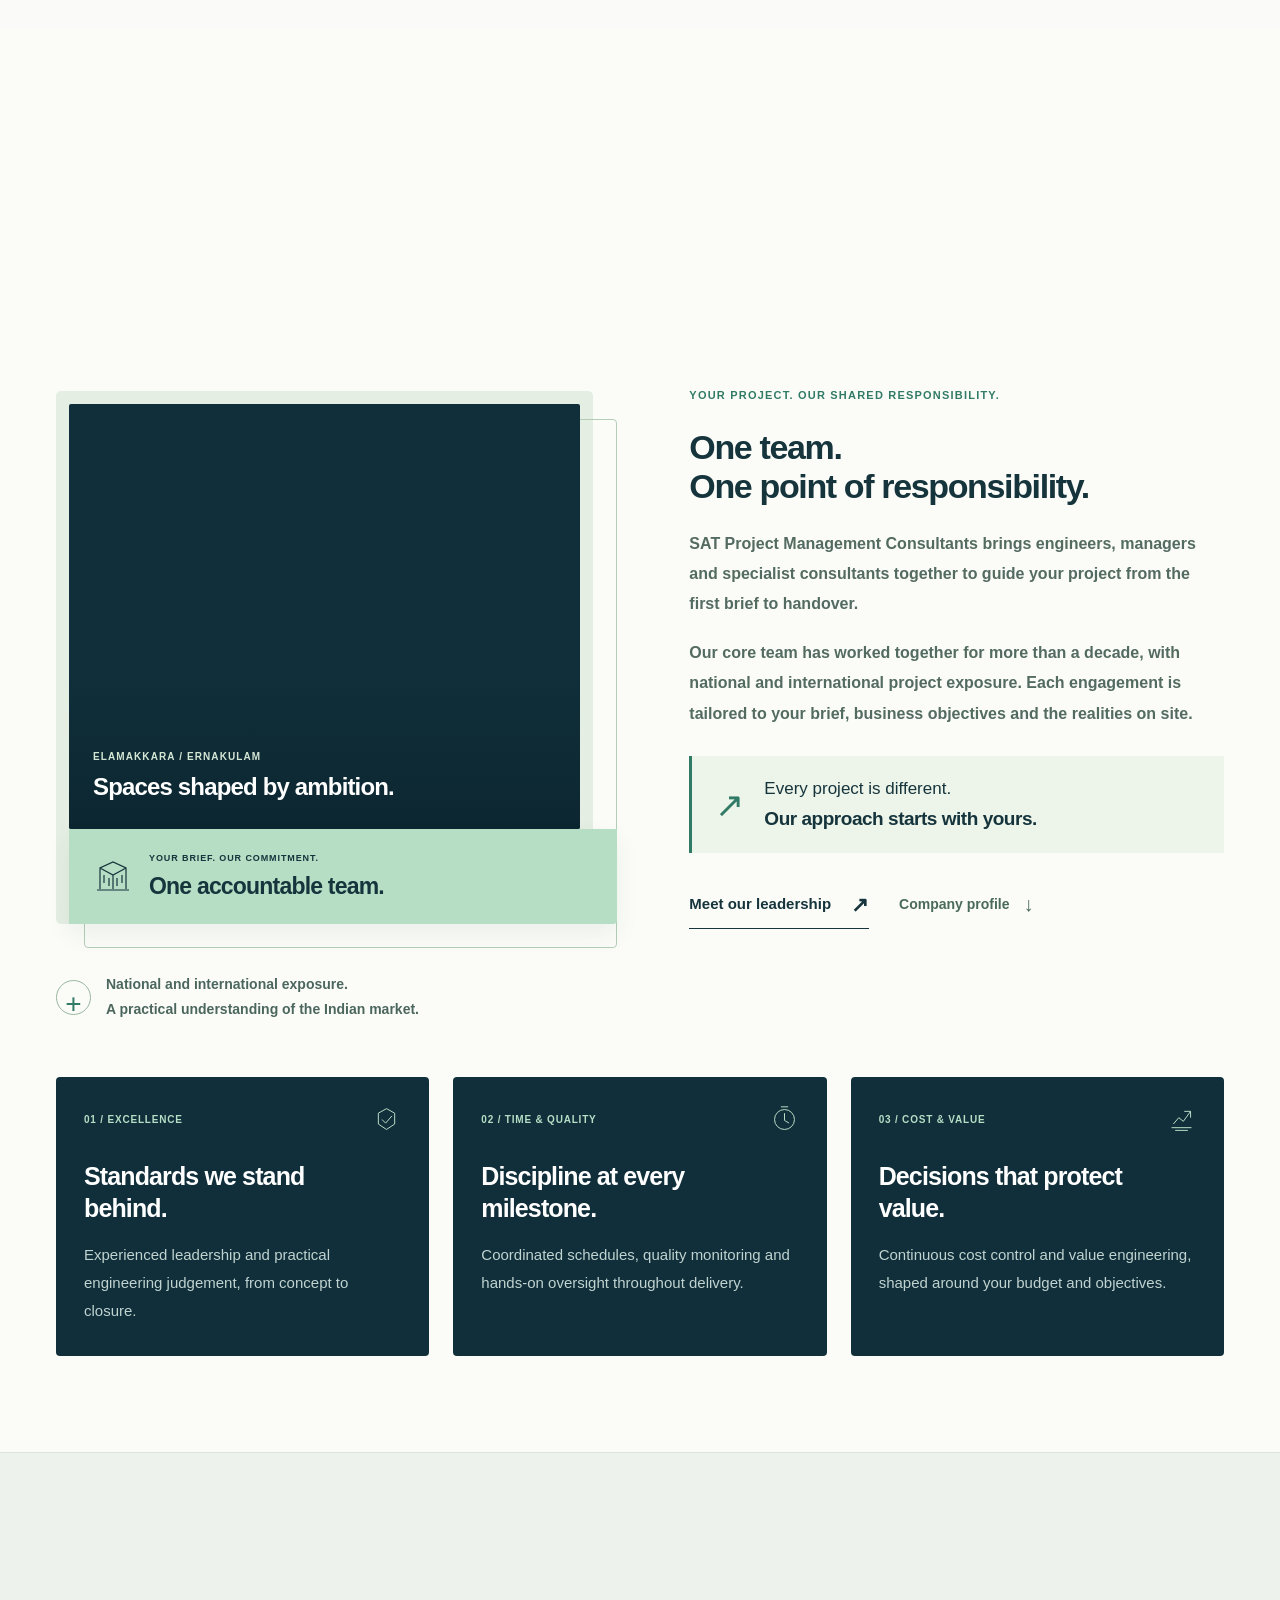
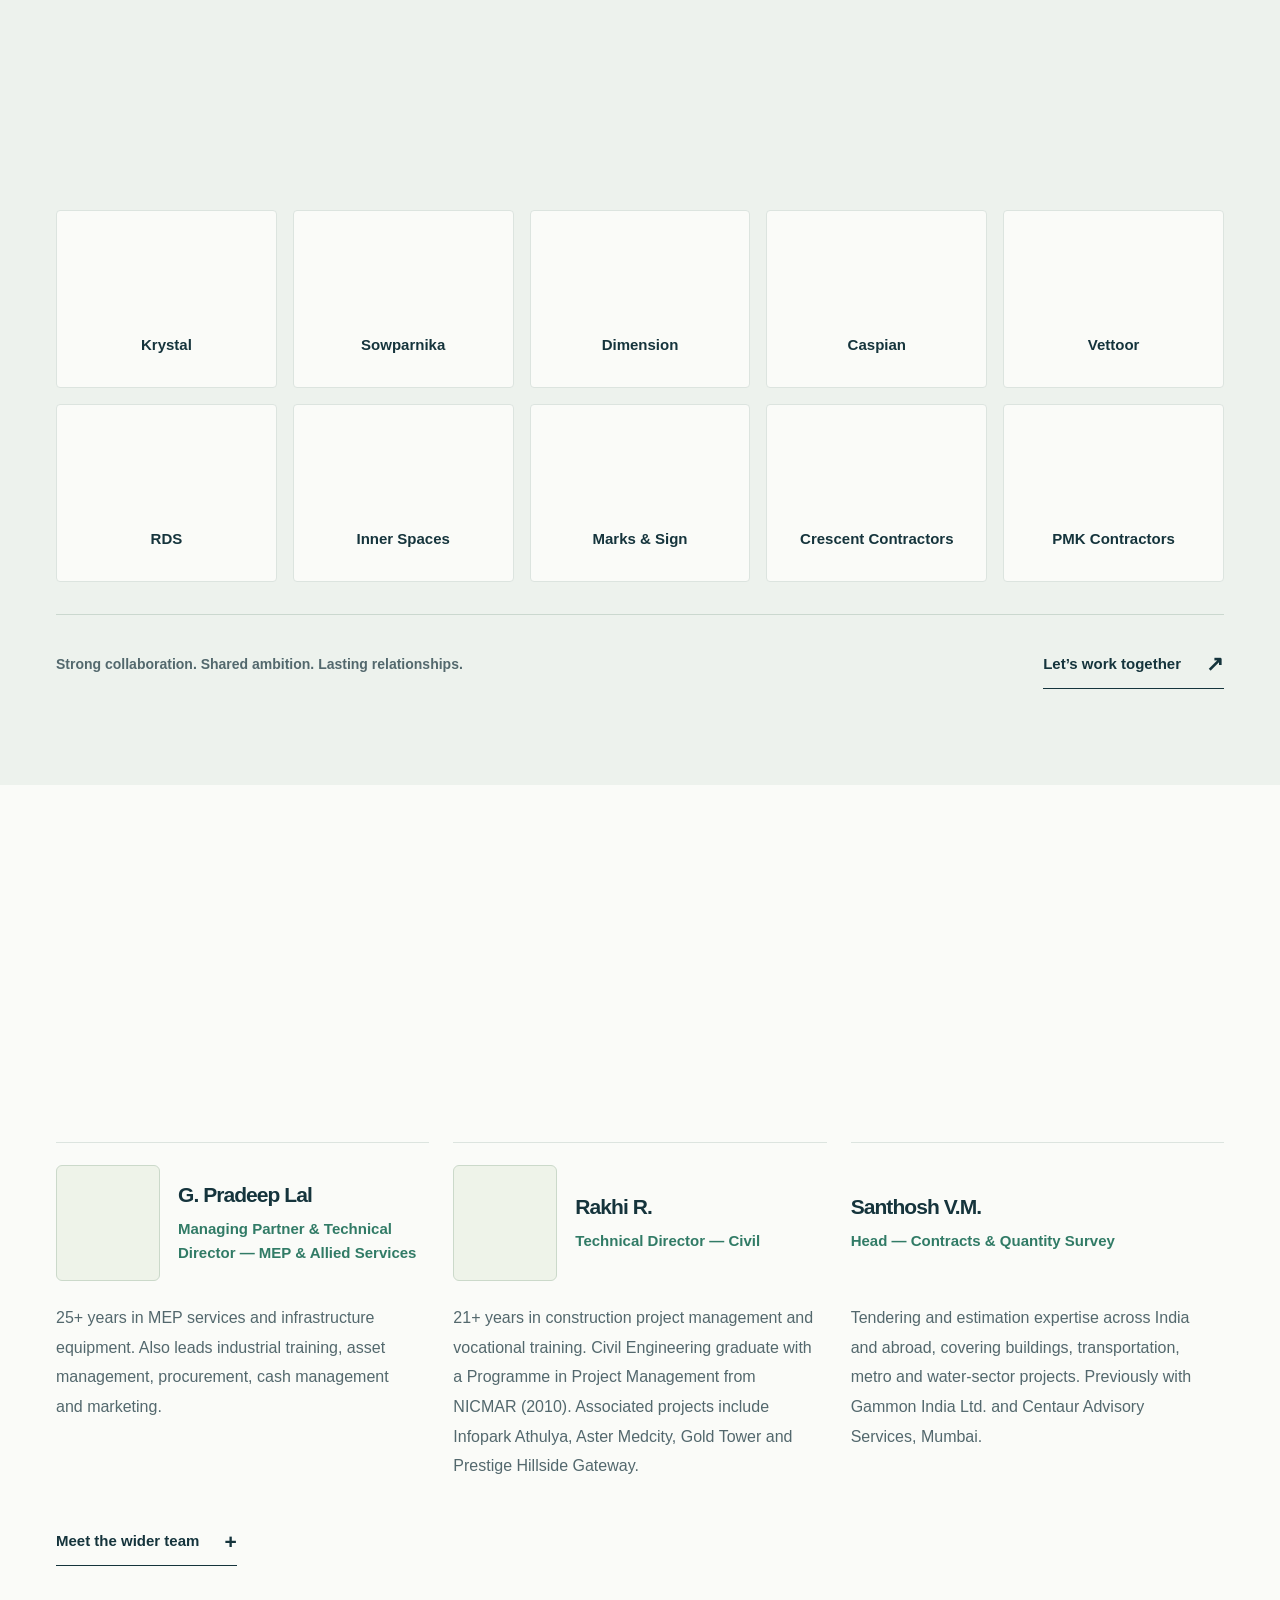
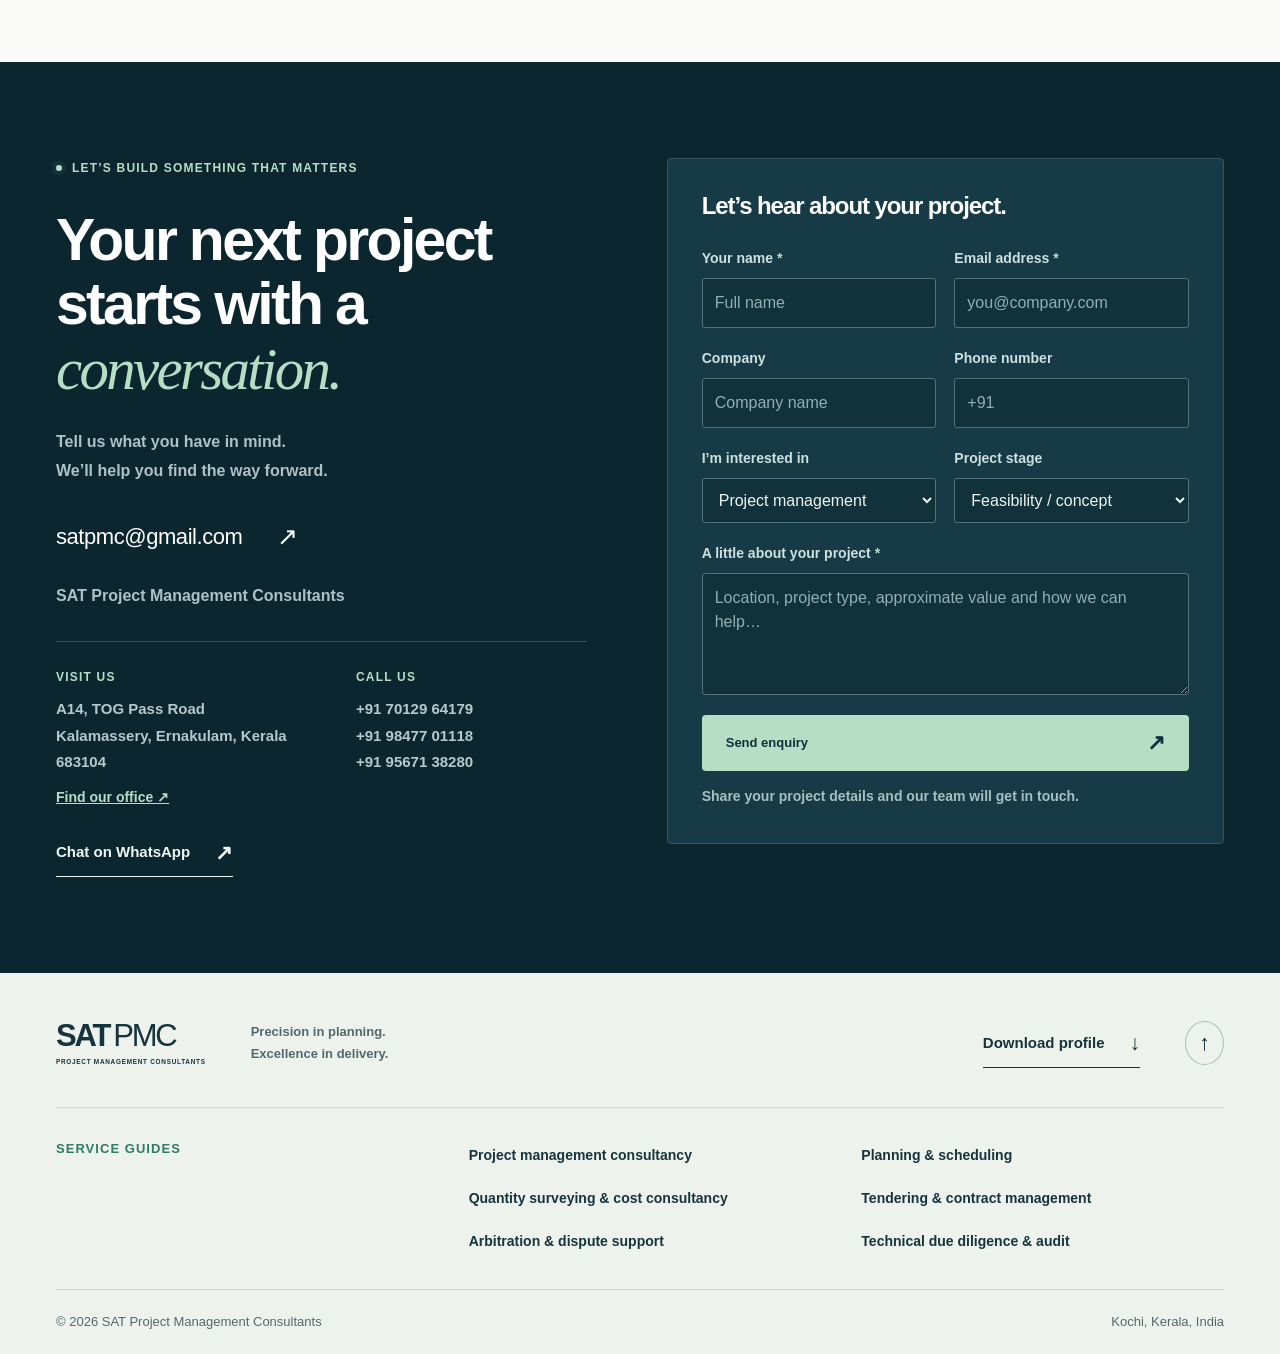
<file: project-register.html>
<!doctype html><html lang="en-IN"><head><meta charset="utf-8"><meta name="viewport" content="width=device-width,initial-scale=1"><meta name="robots" content="noindex,follow"><meta http-equiv="refresh" content="0;url=./#project-register"><link rel="canonical" href="https://satpmc.com/"><title>Project register | SAT PMC</title></head><body><p>The Project Register is now directly below the project photographs.</p><a href="./#project-register">Open the Project Register</a></body></html>
</file>
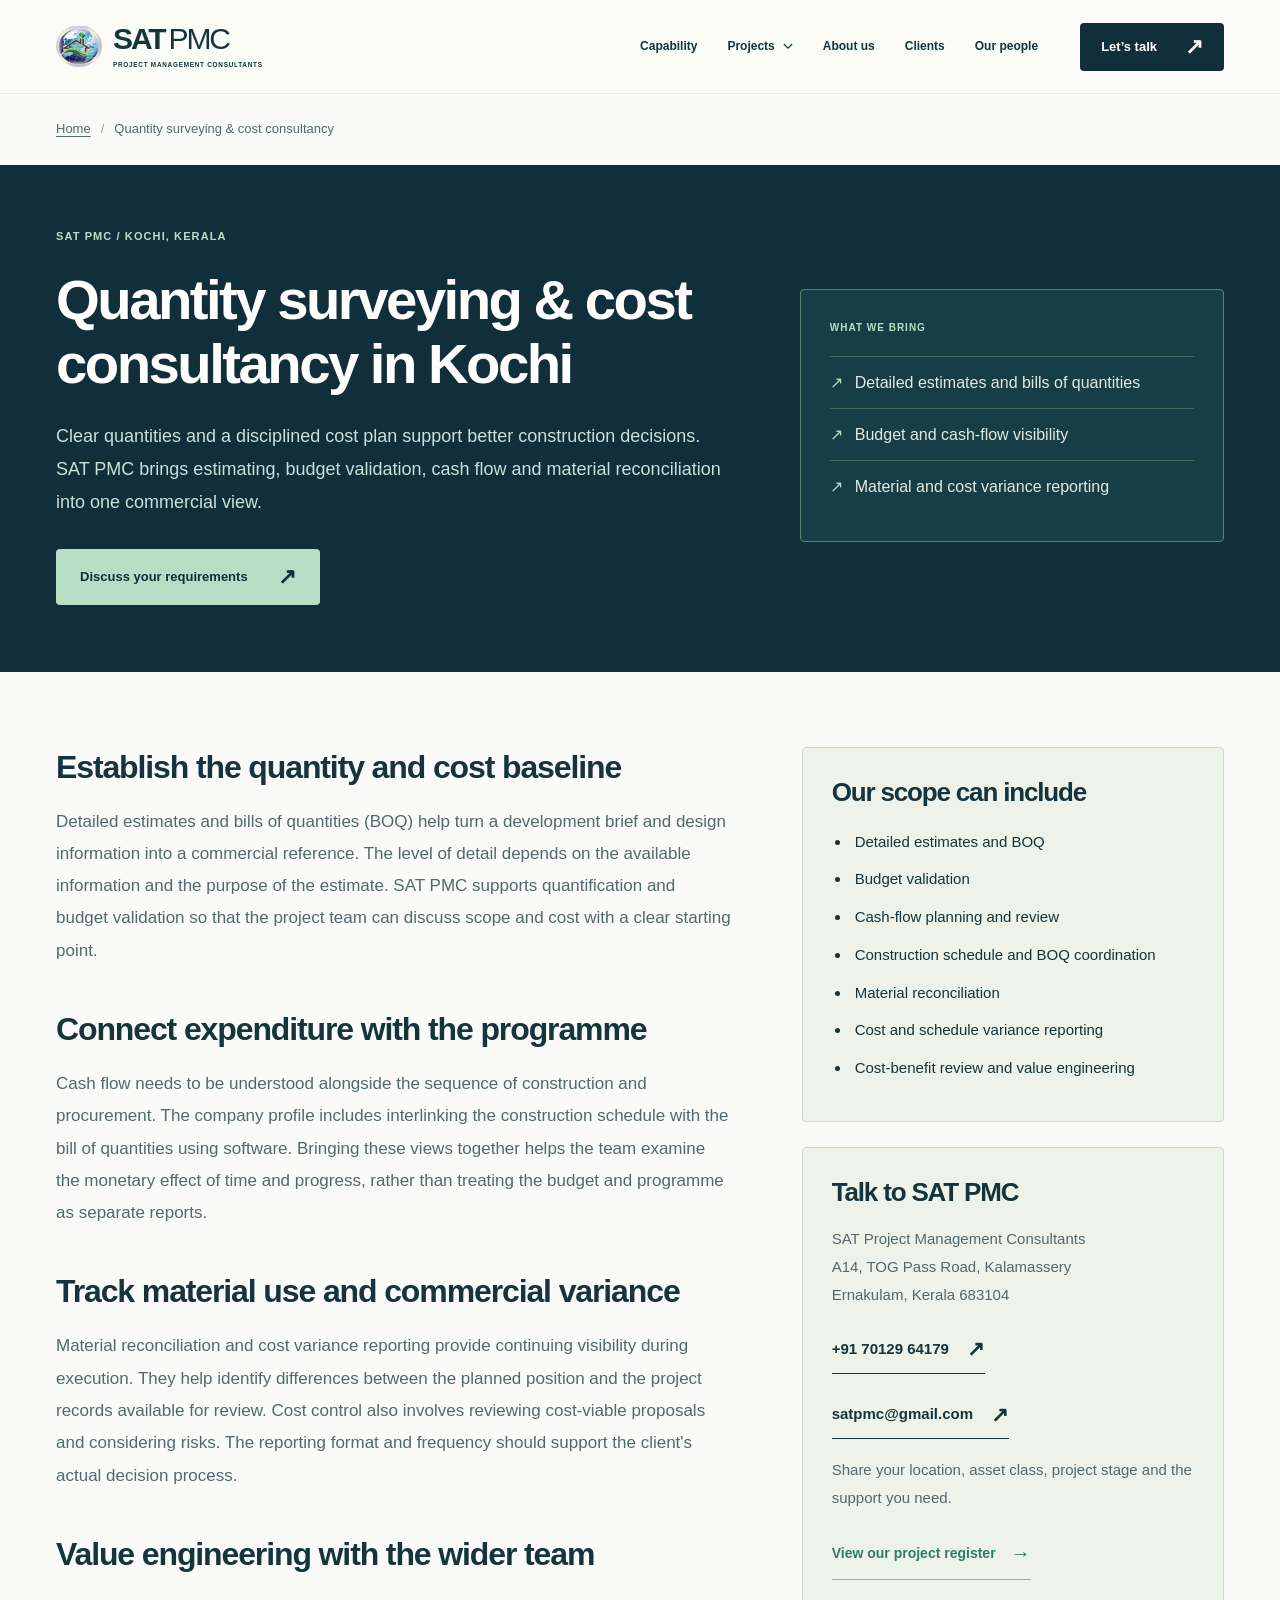
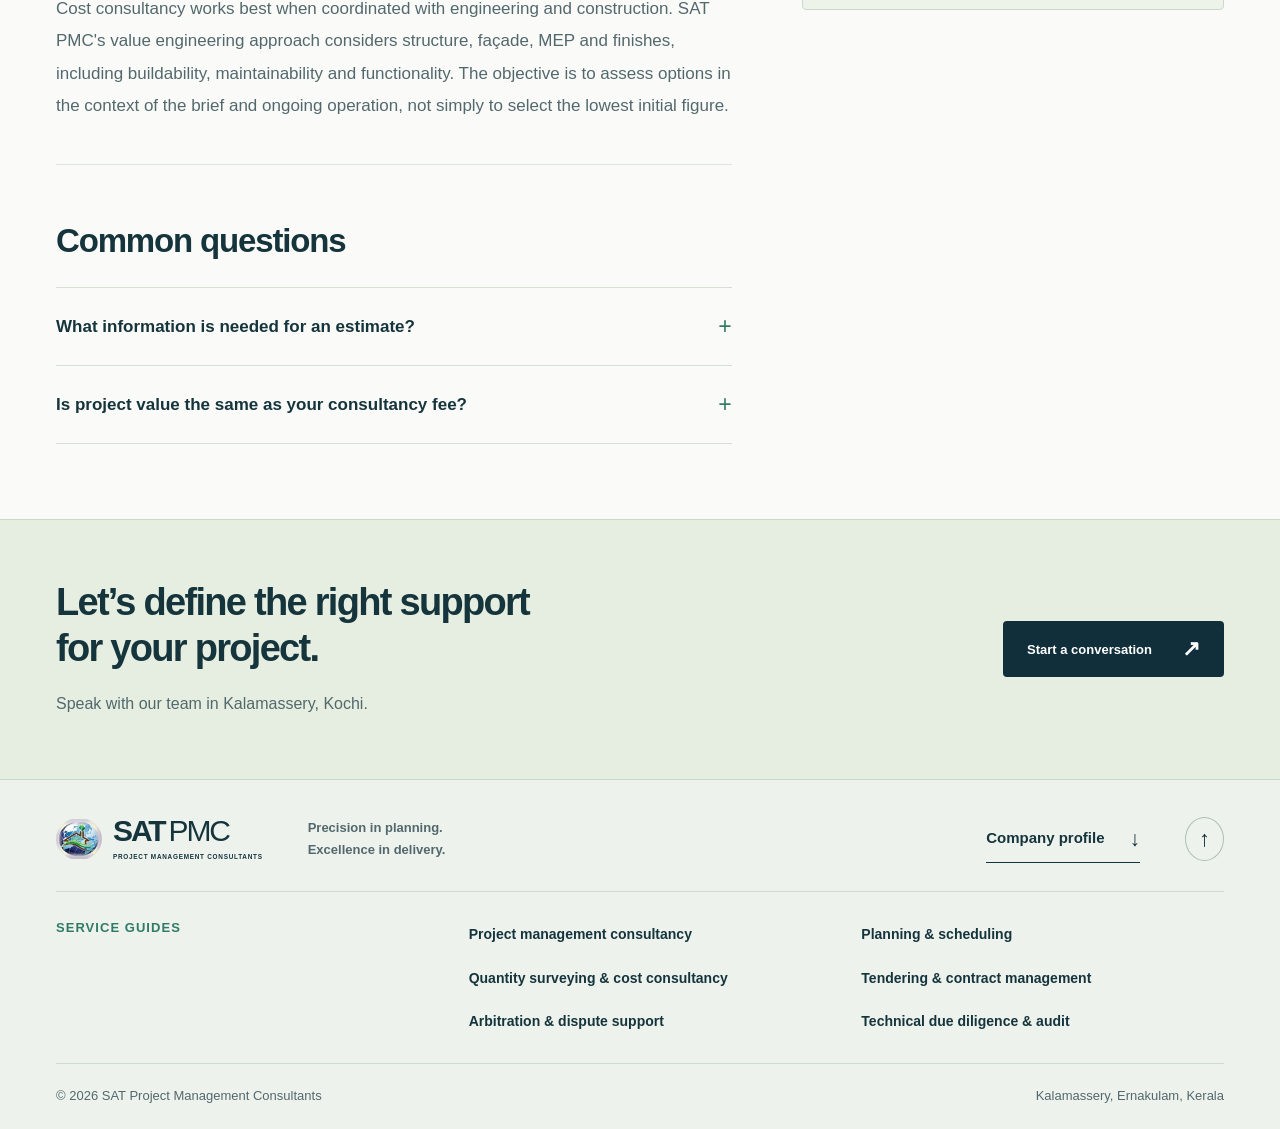
<file: quantity-surveying-cost-consultancy.html>
<!doctype html><html lang="en-IN"><head><meta charset="utf-8"><meta name="viewport" content="width=device-width,initial-scale=1"><script>document.documentElement.classList.add("js-enabled")</script><title>Quantity Surveying &amp; Cost Consultancy, Kochi | SAT PMC</title>
<meta name="description" content="Quantity surveying and construction cost consultancy in Kochi: estimates, BOQ, budget validation, cash flow, material reconciliation and cost variance reporting.">
<link rel="canonical" href="https://satpmc.com/quantity-surveying-cost-consultancy">
<meta name="robots" content="index, follow, max-image-preview:large">
<meta property="og:type" content="website"><meta property="og:locale" content="en_IN"><meta property="og:site_name" content="SAT PMC">
<meta property="og:title" content="Quantity Surveying &amp; Cost Consultancy, Kochi | SAT PMC"><meta property="og:description" content="Quantity surveying and construction cost consultancy in Kochi: estimates, BOQ, budget validation, cash flow, material reconciliation and cost variance reporting."><meta property="og:url" content="https://satpmc.com/quantity-surveying-cost-consultancy">
<meta property="og:image" content="https://satpmc.com/assets/elamakkara-project-1440.038f82548e.webp"><meta property="og:image:width" content="1440"><meta property="og:image:height" content="810"><meta property="og:image:alt" content="Elamakkara commercial and residential project, Ernakulam">
<meta name="twitter:card" content="summary_large_image"><meta name="twitter:title" content="Quantity Surveying &amp; Cost Consultancy, Kochi | SAT PMC"><meta name="twitter:description" content="Quantity surveying and construction cost consultancy in Kochi: estimates, BOQ, budget validation, cash flow, material reconciliation and cost variance reporting."><meta name="twitter:image" content="https://satpmc.com/assets/elamakkara-project-1440.038f82548e.webp">
<script type="application/ld+json">{"@context":"https://schema.org","@graph":[{"@type":"ProfessionalService","@id":"https://satpmc.com/#business","name":"SAT Project Management Consultants","alternateName":["SAT PMC","SATPMC"],"url":"https://satpmc.com/","description":"Project management consultants based in Kalamassery, Kochi, providing construction planning, quantity surveying, cost control, tendering, contract management and technical advisory services.","logo":"https://satpmc.com/assets/p01-03-206.2182eae848.webp","image":"https://satpmc.com/assets/elamakkara-project-1440.038f82548e.webp","telephone":"+91-7012964179","email":"satpmc@gmail.com","address":{"@type":"PostalAddress","streetAddress":"A14, TOG Pass Road, Kalamassery","addressLocality":"Ernakulam","addressRegion":"Kerala","postalCode":"683104","addressCountry":"IN"},"areaServed":[{"@type":"City","name":"Kochi"},{"@type":"State","name":"Kerala"}],"contactPoint":[{"@type":"ContactPoint","telephone":"+91-7012964179","contactType":"project enquiries","availableLanguage":["English"]},{"@type":"ContactPoint","telephone":"+91-9847701118","contactType":"project enquiries","availableLanguage":["English"]},{"@type":"ContactPoint","telephone":"+91-9567138280","contactType":"project enquiries","availableLanguage":["English"]}],"hasOfferCatalog":{"@type":"OfferCatalog","name":"Construction consultancy services","itemListElement":[{"@type":"Offer","itemOffered":{"@type":"Service","name":"Project management consultancy","url":"https://satpmc.com/project-management-consultancy-kochi"}},{"@type":"Offer","itemOffered":{"@type":"Service","name":"Planning & scheduling","url":"https://satpmc.com/planning-scheduling-monitoring"}},{"@type":"Offer","itemOffered":{"@type":"Service","name":"Quantity surveying & cost consultancy","url":"https://satpmc.com/quantity-surveying-cost-consultancy"}},{"@type":"Offer","itemOffered":{"@type":"Service","name":"Tendering & contract management","url":"https://satpmc.com/tendering-contract-management"}},{"@type":"Offer","itemOffered":{"@type":"Service","name":"Arbitration & dispute support","url":"https://satpmc.com/construction-arbitration-dispute"}},{"@type":"Offer","itemOffered":{"@type":"Service","name":"Technical due diligence & audit","url":"https://satpmc.com/technical-due-diligence-audit"}}]}},{"@type":"WebSite","@id":"https://satpmc.com/#website","url":"https://satpmc.com/","name":"SAT PMC","publisher":{"@id":"https://satpmc.com/#business"}},{"@type":"WebPage","@id":"https://satpmc.com/quantity-surveying-cost-consultancy#webpage","url":"https://satpmc.com/quantity-surveying-cost-consultancy","name":"Quantity Surveying & Cost Consultancy, Kochi | SAT PMC","description":"Quantity surveying and construction cost consultancy in Kochi: estimates, BOQ, budget validation, cash flow, material reconciliation and cost variance reporting.","inLanguage":"en-IN","isPartOf":{"@id":"https://satpmc.com/#website"},"about":{"@id":"https://satpmc.com/#business"}},{"@type":"Service","@id":"https://satpmc.com/quantity-surveying-cost-consultancy#service","name":"Quantity surveying & cost consultancy","serviceType":"Quantity surveying & cost consultancy","description":"Clear quantities and a disciplined cost plan support better construction decisions. SAT PMC brings estimating, budget validation, cash flow and material reconciliation into one commercial view.","url":"https://satpmc.com/quantity-surveying-cost-consultancy","provider":{"@id":"https://satpmc.com/#business"},"areaServed":{"@type":"State","name":"Kerala"}},{"@type":"BreadcrumbList","itemListElement":[{"@type":"ListItem","position":1,"name":"Home","item":"https://satpmc.com/"},{"@type":"ListItem","position":2,"name":"Quantity surveying & cost consultancy","item":"https://satpmc.com/quantity-surveying-cost-consultancy"}]}]}</script><meta name="theme-color" content="#102f3a"><link rel="icon" type="image/webp" href="assets/p01-03-206.2182eae848.webp"><link rel="stylesheet" href="assets/site.a658a3483b19.css"><script src="assets/page.3945bec2b3e8.js" defer></script></head><body class="service-page"><a class="skip-link" href="#main">Skip to content</a><header class="site-header" id="top">
    <div class="wrap header-inner">
      <a class="brand" href="./" aria-label="SAT PMC home"><img src="assets/p01-03-206.2182eae848.webp" srcset="assets/p01-03-160.934d950ce5.webp 160w, assets/p01-03-206.2182eae848.webp 206w" sizes="120px" alt="" width="206" height="181" decoding="async"><span class="brand-name">SAT<span>PMC</span><small>PROJECT MANAGEMENT CONSULTANTS</small></span></a>
      <button class="menu-toggle" aria-label="Open navigation" aria-controls="navigation" aria-expanded="false"><span></span><span></span></button>
      <nav id="navigation" aria-label="Main navigation"><a href="./#capability">Capability</a><details class="nav-projects"><summary>Projects <svg viewBox="0 0 12 8" aria-hidden="true"><path d="m1 1 5 5 5-5"/></svg></summary><div class="projects-submenu"><a href="./#projects">Selected projects</a><a href="./#project-register">Project register</a></div></details><a href="./#about">About us</a><a href="./#clients">Clients</a><a href="./#team">Our people</a><a class="button button-dark nav-cta" href="./#contact">Let’s talk <span aria-hidden="true">↗</span></a></nav>
    </div>
  </header><main id="main"><nav class="wrap service-breadcrumb" aria-label="Breadcrumb"><a href="./">Home</a><span aria-hidden="true">/</span><span aria-current="page">Quantity surveying &amp; cost consultancy</span></nav><section class="service-page-hero"><div class="wrap service-hero-layout"><div><p class="eyebrow">SAT PMC / KOCHI, KERALA</p><h1>Quantity surveying &amp; cost consultancy in Kochi</h1><p class="service-intro">Clear quantities and a disciplined cost plan support better construction decisions. SAT PMC brings estimating, budget validation, cash flow and material reconciliation into one commercial view.</p><a class="button button-mint" href="./#contact">Discuss your requirements <span aria-hidden="true">↗</span></a></div><div class="service-scope-card"><p class="eyebrow">WHAT WE BRING</p><ul><li>Detailed estimates and bills of quantities</li><li>Budget and cash-flow visibility</li><li>Material and cost variance reporting</li></ul></div></div></section><div class="wrap service-content-layout"><article class="service-article" aria-label="Quantity surveying &amp; cost consultancy service guide"><section><h2>Establish the quantity and cost baseline</h2><p>Detailed estimates and bills of quantities (BOQ) help turn a development brief and design information into a commercial reference. The level of detail depends on the available information and the purpose of the estimate. SAT PMC supports quantification and budget validation so that the project team can discuss scope and cost with a clear starting point.</p></section><section><h2>Connect expenditure with the programme</h2><p>Cash flow needs to be understood alongside the sequence of construction and procurement. The company profile includes interlinking the construction schedule with the bill of quantities using software. Bringing these views together helps the team examine the monetary effect of time and progress, rather than treating the budget and programme as separate reports.</p></section><section><h2>Track material use and commercial variance</h2><p>Material reconciliation and cost variance reporting provide continuing visibility during execution. They help identify differences between the planned position and the project records available for review. Cost control also involves reviewing cost-viable proposals and considering risks. The reporting format and frequency should support the client&#x27;s actual decision process.</p></section><section><h2>Value engineering with the wider team</h2><p>Cost consultancy works best when coordinated with engineering and construction. SAT PMC&#x27;s value engineering approach considers structure, façade, MEP and finishes, including buildability, maintainability and functionality. The objective is to assess options in the context of the brief and ongoing operation, not simply to select the lowest initial figure.</p></section><div class="service-faq"><h2>Common questions</h2><details><summary>What information is needed for an estimate?<span aria-hidden="true">+</span></summary><p>Share the available drawings, specifications, development brief, site location and current design stage. We can then agree the level and purpose of the estimate.</p></details><details><summary>Is project value the same as your consultancy fee?<span aria-hidden="true">+</span></summary><p>No. Values in the project register describe the overall development. Consultancy scope and fees are agreed separately for the appointment.</p></details></div></article><aside class="service-sidebar" aria-label="Service scope and contact"><div><h2>Our scope can include</h2><ul><li>Detailed estimates and BOQ</li><li>Budget validation</li><li>Cash-flow planning and review</li><li>Construction schedule and BOQ coordination</li><li>Material reconciliation</li><li>Cost and schedule variance reporting</li><li>Cost-benefit review and value engineering</li></ul></div><div><h2>Talk to SAT PMC</h2><p>SAT Project Management Consultants<br>A14, TOG Pass Road, Kalamassery<br>Ernakulam, Kerala 683104</p><a class="text-link" href="tel:+917012964179">+91 70129 64179 <span aria-hidden="true">↗</span></a><br><a class="text-link" href="mailto:satpmc@gmail.com">satpmc@gmail.com <span aria-hidden="true">↗</span></a><p>Share your location, asset class, project stage and the support you need.</p><a class="service-guide-link" href="./#project-register">View our project register <span aria-hidden="true">→</span></a></div></aside></div><section class="service-cta"><div class="wrap"><div><h2>Let’s define the right support<br>for your project.</h2><p>Speak with our team in Kalamassery, Kochi.</p></div><a class="button button-dark" href="./#contact">Start a conversation <span aria-hidden="true">↗</span></a></div></section></main><footer><div class="wrap footer-main"><a class="brand" href="./" aria-label="SAT PMC home"><img src="assets/p01-03-206.2182eae848.webp" srcset="assets/p01-03-160.934d950ce5.webp 160w, assets/p01-03-206.2182eae848.webp 206w" sizes="120px" alt="" width="206" height="181" decoding="async"><span class="brand-name">SAT<span>PMC</span><small>PROJECT MANAGEMENT CONSULTANTS</small></span></a><p>Precision in planning.<br>Excellence in delivery.</p><a class="text-link" href="SATPMC-Company-Profile.pdf" download>Company profile <span aria-hidden="true">↓</span></a><a class="back-top" href="#top" aria-label="Back to top">↑</a></div><div class="wrap footer-service-directory"><p>SERVICE GUIDES</p><div><a href="project-management-consultancy-kochi">Project management consultancy</a><a href="planning-scheduling-monitoring">Planning &amp; scheduling</a><a href="quantity-surveying-cost-consultancy">Quantity surveying &amp; cost consultancy</a><a href="tendering-contract-management">Tendering &amp; contract management</a><a href="construction-arbitration-dispute">Arbitration &amp; dispute support</a><a href="technical-due-diligence-audit">Technical due diligence &amp; audit</a></div></div><div class="wrap footer-bottom"><span>© 2026 SAT Project Management Consultants</span><span>Kalamassery, Ernakulam, Kerala</span></div></footer><div class="mobile-contact-bar" aria-label="Quick contact"><a href="tel:+917012964179">Call SAT PMC <span aria-hidden="true">↗</span></a><a href="https://wa.me/917012964179" target="_blank" rel="noopener">WhatsApp <span aria-hidden="true">↗</span></a></div></body></html>
</file>
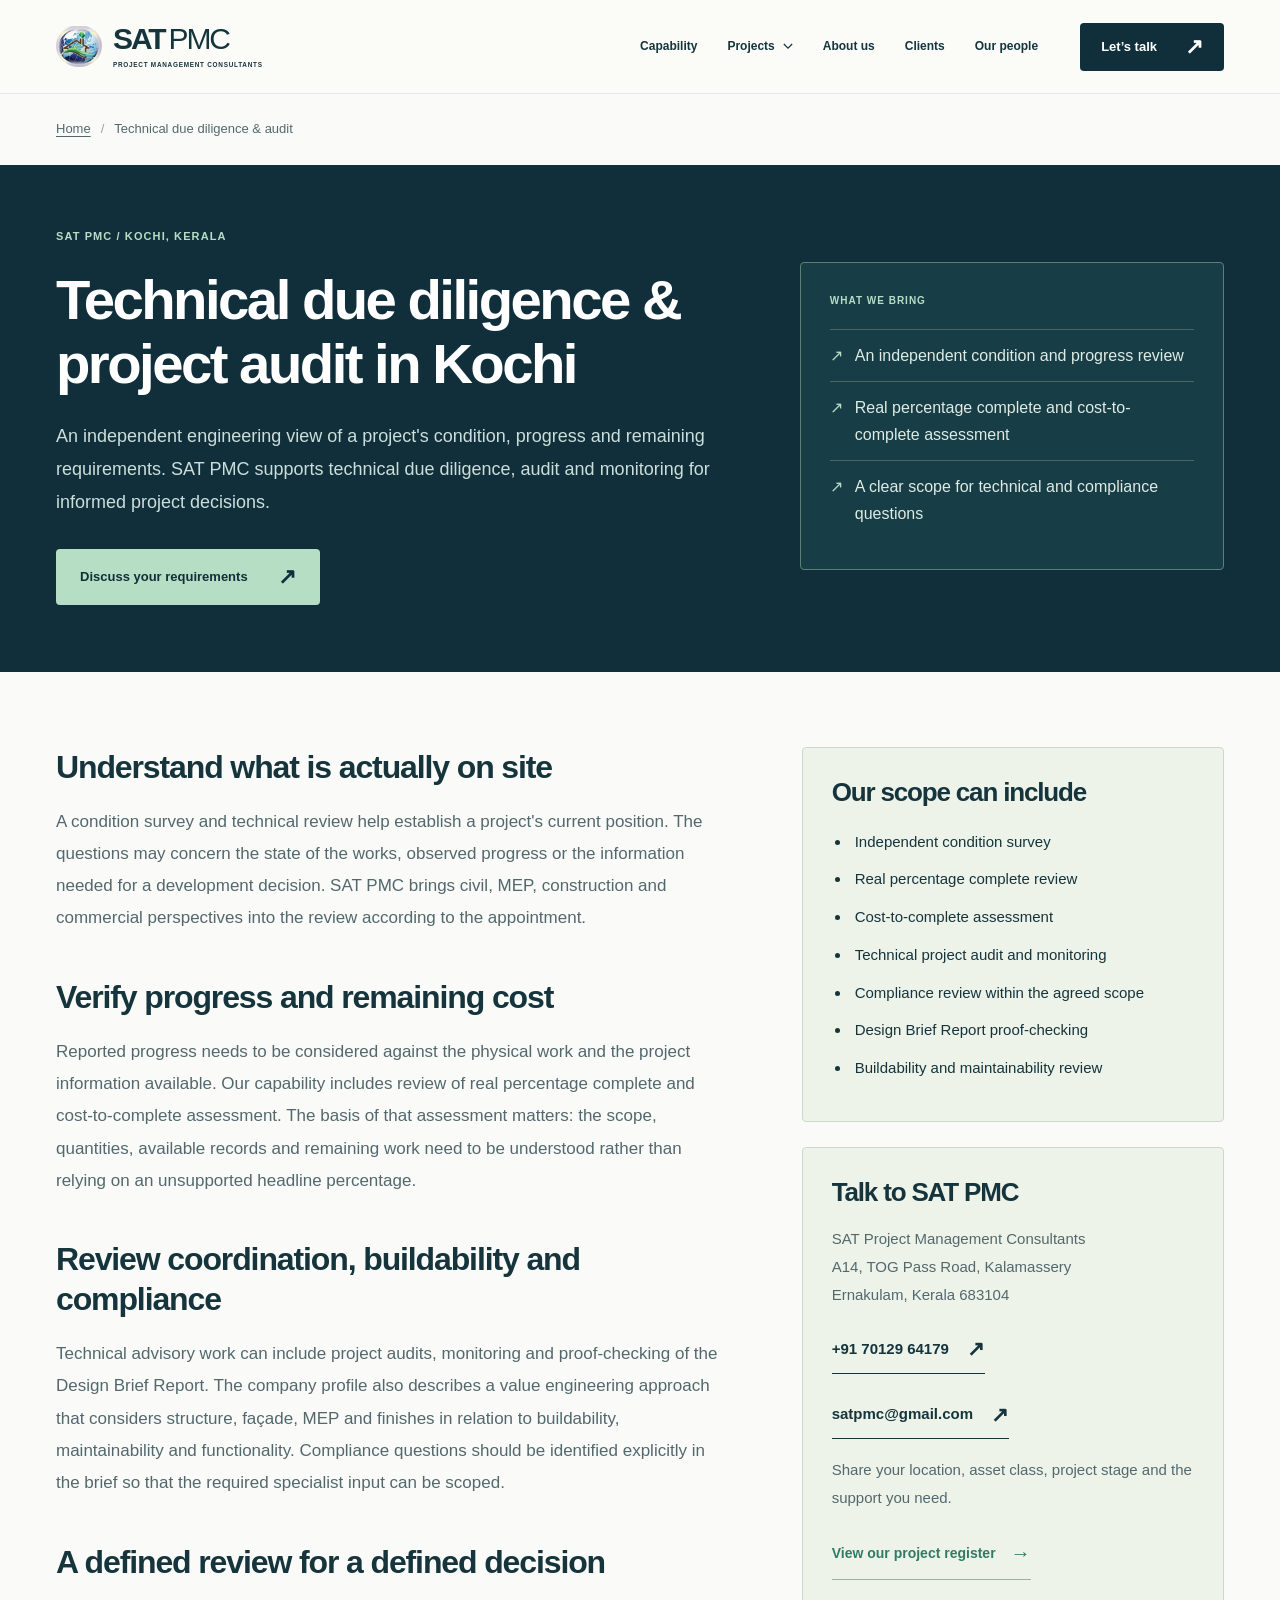
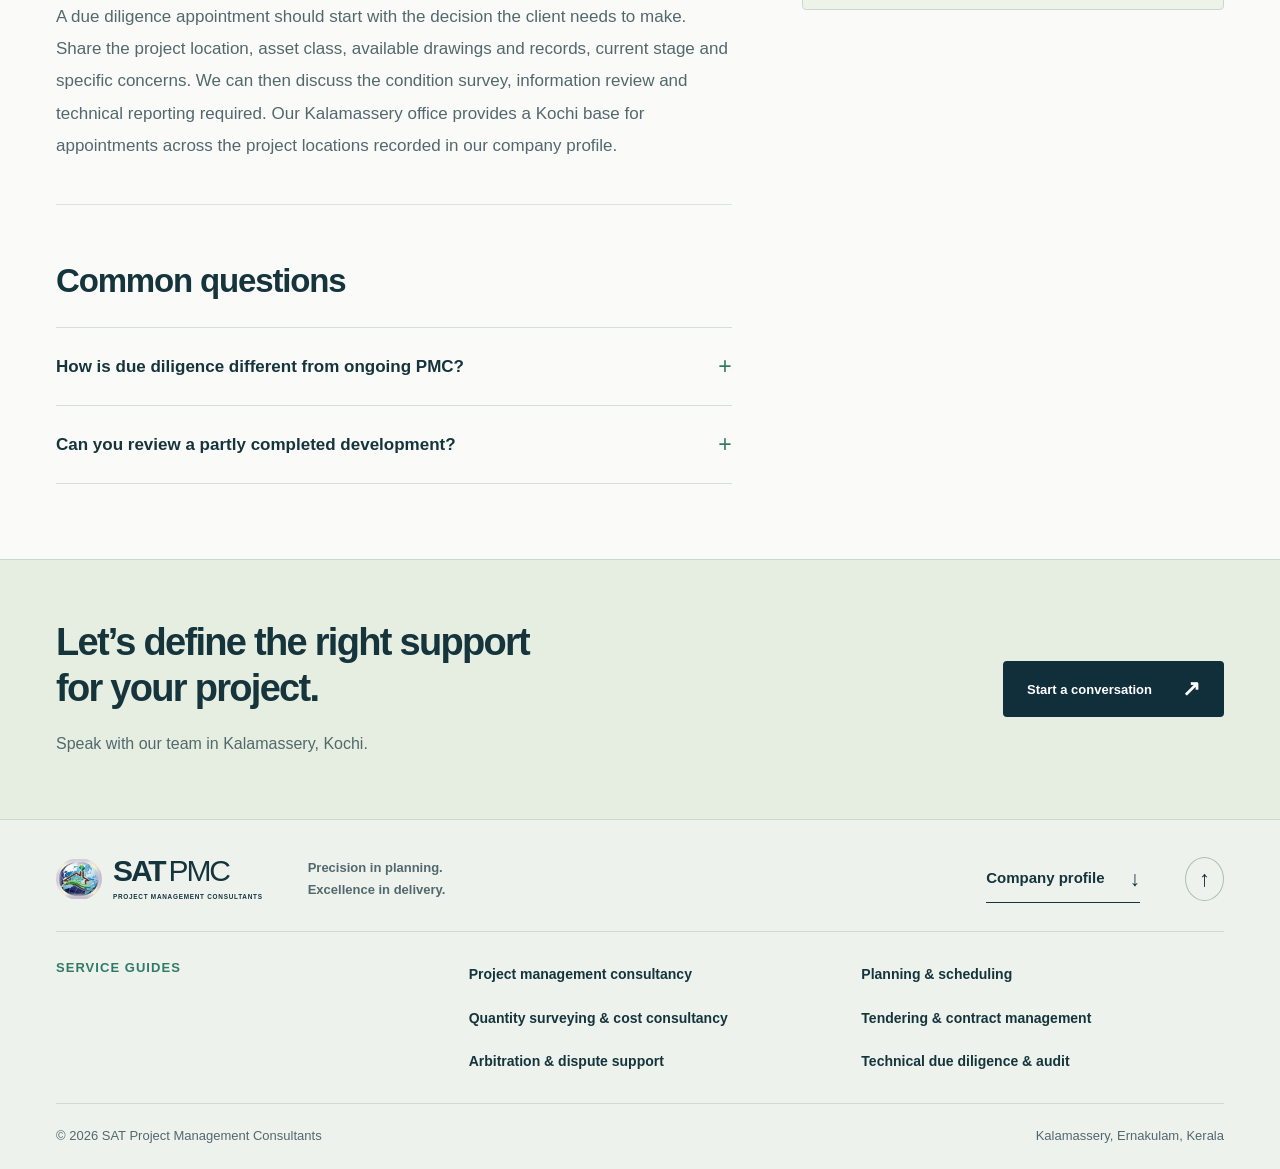
<file: technical-due-diligence-audit.html>
<!doctype html><html lang="en-IN"><head><meta charset="utf-8"><meta name="viewport" content="width=device-width,initial-scale=1"><script>document.documentElement.classList.add("js-enabled")</script><title>Technical Due Diligence &amp; Project Audit, Kochi | SAT PMC</title>
<meta name="description" content="Independent technical due diligence in Kochi: condition surveys, real percentage complete, cost-to-complete assessment, project audits and compliance review.">
<link rel="canonical" href="https://satpmc.com/technical-due-diligence-audit">
<meta name="robots" content="index, follow, max-image-preview:large">
<meta property="og:type" content="website"><meta property="og:locale" content="en_IN"><meta property="og:site_name" content="SAT PMC">
<meta property="og:title" content="Technical Due Diligence &amp; Project Audit, Kochi | SAT PMC"><meta property="og:description" content="Independent technical due diligence in Kochi: condition surveys, real percentage complete, cost-to-complete assessment, project audits and compliance review."><meta property="og:url" content="https://satpmc.com/technical-due-diligence-audit">
<meta property="og:image" content="https://satpmc.com/assets/elamakkara-project-1440.038f82548e.webp"><meta property="og:image:width" content="1440"><meta property="og:image:height" content="810"><meta property="og:image:alt" content="Elamakkara commercial and residential project, Ernakulam">
<meta name="twitter:card" content="summary_large_image"><meta name="twitter:title" content="Technical Due Diligence &amp; Project Audit, Kochi | SAT PMC"><meta name="twitter:description" content="Independent technical due diligence in Kochi: condition surveys, real percentage complete, cost-to-complete assessment, project audits and compliance review."><meta name="twitter:image" content="https://satpmc.com/assets/elamakkara-project-1440.038f82548e.webp">
<script type="application/ld+json">{"@context":"https://schema.org","@graph":[{"@type":"ProfessionalService","@id":"https://satpmc.com/#business","name":"SAT Project Management Consultants","alternateName":["SAT PMC","SATPMC"],"url":"https://satpmc.com/","description":"Project management consultants based in Kalamassery, Kochi, providing construction planning, quantity surveying, cost control, tendering, contract management and technical advisory services.","logo":"https://satpmc.com/assets/p01-03-206.2182eae848.webp","image":"https://satpmc.com/assets/elamakkara-project-1440.038f82548e.webp","telephone":"+91-7012964179","email":"satpmc@gmail.com","address":{"@type":"PostalAddress","streetAddress":"A14, TOG Pass Road, Kalamassery","addressLocality":"Ernakulam","addressRegion":"Kerala","postalCode":"683104","addressCountry":"IN"},"areaServed":[{"@type":"City","name":"Kochi"},{"@type":"State","name":"Kerala"}],"contactPoint":[{"@type":"ContactPoint","telephone":"+91-7012964179","contactType":"project enquiries","availableLanguage":["English"]},{"@type":"ContactPoint","telephone":"+91-9847701118","contactType":"project enquiries","availableLanguage":["English"]},{"@type":"ContactPoint","telephone":"+91-9567138280","contactType":"project enquiries","availableLanguage":["English"]}],"hasOfferCatalog":{"@type":"OfferCatalog","name":"Construction consultancy services","itemListElement":[{"@type":"Offer","itemOffered":{"@type":"Service","name":"Project management consultancy","url":"https://satpmc.com/project-management-consultancy-kochi"}},{"@type":"Offer","itemOffered":{"@type":"Service","name":"Planning & scheduling","url":"https://satpmc.com/planning-scheduling-monitoring"}},{"@type":"Offer","itemOffered":{"@type":"Service","name":"Quantity surveying & cost consultancy","url":"https://satpmc.com/quantity-surveying-cost-consultancy"}},{"@type":"Offer","itemOffered":{"@type":"Service","name":"Tendering & contract management","url":"https://satpmc.com/tendering-contract-management"}},{"@type":"Offer","itemOffered":{"@type":"Service","name":"Arbitration & dispute support","url":"https://satpmc.com/construction-arbitration-dispute"}},{"@type":"Offer","itemOffered":{"@type":"Service","name":"Technical due diligence & audit","url":"https://satpmc.com/technical-due-diligence-audit"}}]}},{"@type":"WebSite","@id":"https://satpmc.com/#website","url":"https://satpmc.com/","name":"SAT PMC","publisher":{"@id":"https://satpmc.com/#business"}},{"@type":"WebPage","@id":"https://satpmc.com/technical-due-diligence-audit#webpage","url":"https://satpmc.com/technical-due-diligence-audit","name":"Technical Due Diligence & Project Audit, Kochi | SAT PMC","description":"Independent technical due diligence in Kochi: condition surveys, real percentage complete, cost-to-complete assessment, project audits and compliance review.","inLanguage":"en-IN","isPartOf":{"@id":"https://satpmc.com/#website"},"about":{"@id":"https://satpmc.com/#business"}},{"@type":"Service","@id":"https://satpmc.com/technical-due-diligence-audit#service","name":"Technical due diligence & audit","serviceType":"Technical due diligence & audit","description":"An independent engineering view of a project's condition, progress and remaining requirements. SAT PMC supports technical due diligence, audit and monitoring for informed project decisions.","url":"https://satpmc.com/technical-due-diligence-audit","provider":{"@id":"https://satpmc.com/#business"},"areaServed":{"@type":"State","name":"Kerala"}},{"@type":"BreadcrumbList","itemListElement":[{"@type":"ListItem","position":1,"name":"Home","item":"https://satpmc.com/"},{"@type":"ListItem","position":2,"name":"Technical due diligence & audit","item":"https://satpmc.com/technical-due-diligence-audit"}]}]}</script><meta name="theme-color" content="#102f3a"><link rel="icon" type="image/webp" href="assets/p01-03-206.2182eae848.webp"><link rel="stylesheet" href="assets/site.a658a3483b19.css"><script src="assets/page.3945bec2b3e8.js" defer></script></head><body class="service-page"><a class="skip-link" href="#main">Skip to content</a><header class="site-header" id="top">
    <div class="wrap header-inner">
      <a class="brand" href="./" aria-label="SAT PMC home"><img src="assets/p01-03-206.2182eae848.webp" srcset="assets/p01-03-160.934d950ce5.webp 160w, assets/p01-03-206.2182eae848.webp 206w" sizes="120px" alt="" width="206" height="181" decoding="async"><span class="brand-name">SAT<span>PMC</span><small>PROJECT MANAGEMENT CONSULTANTS</small></span></a>
      <button class="menu-toggle" aria-label="Open navigation" aria-controls="navigation" aria-expanded="false"><span></span><span></span></button>
      <nav id="navigation" aria-label="Main navigation"><a href="./#capability">Capability</a><details class="nav-projects"><summary>Projects <svg viewBox="0 0 12 8" aria-hidden="true"><path d="m1 1 5 5 5-5"/></svg></summary><div class="projects-submenu"><a href="./#projects">Selected projects</a><a href="./#project-register">Project register</a></div></details><a href="./#about">About us</a><a href="./#clients">Clients</a><a href="./#team">Our people</a><a class="button button-dark nav-cta" href="./#contact">Let’s talk <span aria-hidden="true">↗</span></a></nav>
    </div>
  </header><main id="main"><nav class="wrap service-breadcrumb" aria-label="Breadcrumb"><a href="./">Home</a><span aria-hidden="true">/</span><span aria-current="page">Technical due diligence &amp; audit</span></nav><section class="service-page-hero"><div class="wrap service-hero-layout"><div><p class="eyebrow">SAT PMC / KOCHI, KERALA</p><h1>Technical due diligence &amp; project audit in Kochi</h1><p class="service-intro">An independent engineering view of a project&#x27;s condition, progress and remaining requirements. SAT PMC supports technical due diligence, audit and monitoring for informed project decisions.</p><a class="button button-mint" href="./#contact">Discuss your requirements <span aria-hidden="true">↗</span></a></div><div class="service-scope-card"><p class="eyebrow">WHAT WE BRING</p><ul><li>An independent condition and progress review</li><li>Real percentage complete and cost-to-complete assessment</li><li>A clear scope for technical and compliance questions</li></ul></div></div></section><div class="wrap service-content-layout"><article class="service-article" aria-label="Technical due diligence &amp; audit service guide"><section><h2>Understand what is actually on site</h2><p>A condition survey and technical review help establish a project&#x27;s current position. The questions may concern the state of the works, observed progress or the information needed for a development decision. SAT PMC brings civil, MEP, construction and commercial perspectives into the review according to the appointment.</p></section><section><h2>Verify progress and remaining cost</h2><p>Reported progress needs to be considered against the physical work and the project information available. Our capability includes review of real percentage complete and cost-to-complete assessment. The basis of that assessment matters: the scope, quantities, available records and remaining work need to be understood rather than relying on an unsupported headline percentage.</p></section><section><h2>Review coordination, buildability and compliance</h2><p>Technical advisory work can include project audits, monitoring and proof-checking of the Design Brief Report. The company profile also describes a value engineering approach that considers structure, façade, MEP and finishes in relation to buildability, maintainability and functionality. Compliance questions should be identified explicitly in the brief so that the required specialist input can be scoped.</p></section><section><h2>A defined review for a defined decision</h2><p>A due diligence appointment should start with the decision the client needs to make. Share the project location, asset class, available drawings and records, current stage and specific concerns. We can then discuss the condition survey, information review and technical reporting required. Our Kalamassery office provides a Kochi base for appointments across the project locations recorded in our company profile.</p></section><div class="service-faq"><h2>Common questions</h2><details><summary>How is due diligence different from ongoing PMC?<span aria-hidden="true">+</span></summary><p>Due diligence is a defined technical review of the project&#x27;s position and questions raised by the client. An ongoing PMC appointment coordinates the wider programme, construction and commercial work through delivery.</p></details><details><summary>Can you review a partly completed development?<span aria-hidden="true">+</span></summary><p>Our capability includes real percentage complete and cost-to-complete assessment. Share the current position and available records so that a suitable review can be discussed.</p></details></div></article><aside class="service-sidebar" aria-label="Service scope and contact"><div><h2>Our scope can include</h2><ul><li>Independent condition survey</li><li>Real percentage complete review</li><li>Cost-to-complete assessment</li><li>Technical project audit and monitoring</li><li>Compliance review within the agreed scope</li><li>Design Brief Report proof-checking</li><li>Buildability and maintainability review</li></ul></div><div><h2>Talk to SAT PMC</h2><p>SAT Project Management Consultants<br>A14, TOG Pass Road, Kalamassery<br>Ernakulam, Kerala 683104</p><a class="text-link" href="tel:+917012964179">+91 70129 64179 <span aria-hidden="true">↗</span></a><br><a class="text-link" href="mailto:satpmc@gmail.com">satpmc@gmail.com <span aria-hidden="true">↗</span></a><p>Share your location, asset class, project stage and the support you need.</p><a class="service-guide-link" href="./#project-register">View our project register <span aria-hidden="true">→</span></a></div></aside></div><section class="service-cta"><div class="wrap"><div><h2>Let’s define the right support<br>for your project.</h2><p>Speak with our team in Kalamassery, Kochi.</p></div><a class="button button-dark" href="./#contact">Start a conversation <span aria-hidden="true">↗</span></a></div></section></main><footer><div class="wrap footer-main"><a class="brand" href="./" aria-label="SAT PMC home"><img src="assets/p01-03-206.2182eae848.webp" srcset="assets/p01-03-160.934d950ce5.webp 160w, assets/p01-03-206.2182eae848.webp 206w" sizes="120px" alt="" width="206" height="181" decoding="async"><span class="brand-name">SAT<span>PMC</span><small>PROJECT MANAGEMENT CONSULTANTS</small></span></a><p>Precision in planning.<br>Excellence in delivery.</p><a class="text-link" href="SATPMC-Company-Profile.pdf" download>Company profile <span aria-hidden="true">↓</span></a><a class="back-top" href="#top" aria-label="Back to top">↑</a></div><div class="wrap footer-service-directory"><p>SERVICE GUIDES</p><div><a href="project-management-consultancy-kochi">Project management consultancy</a><a href="planning-scheduling-monitoring">Planning &amp; scheduling</a><a href="quantity-surveying-cost-consultancy">Quantity surveying &amp; cost consultancy</a><a href="tendering-contract-management">Tendering &amp; contract management</a><a href="construction-arbitration-dispute">Arbitration &amp; dispute support</a><a href="technical-due-diligence-audit">Technical due diligence &amp; audit</a></div></div><div class="wrap footer-bottom"><span>© 2026 SAT Project Management Consultants</span><span>Kalamassery, Ernakulam, Kerala</span></div></footer><div class="mobile-contact-bar" aria-label="Quick contact"><a href="tel:+917012964179">Call SAT PMC <span aria-hidden="true">↗</span></a><a href="https://wa.me/917012964179" target="_blank" rel="noopener">WhatsApp <span aria-hidden="true">↗</span></a></div></body></html>
</file>
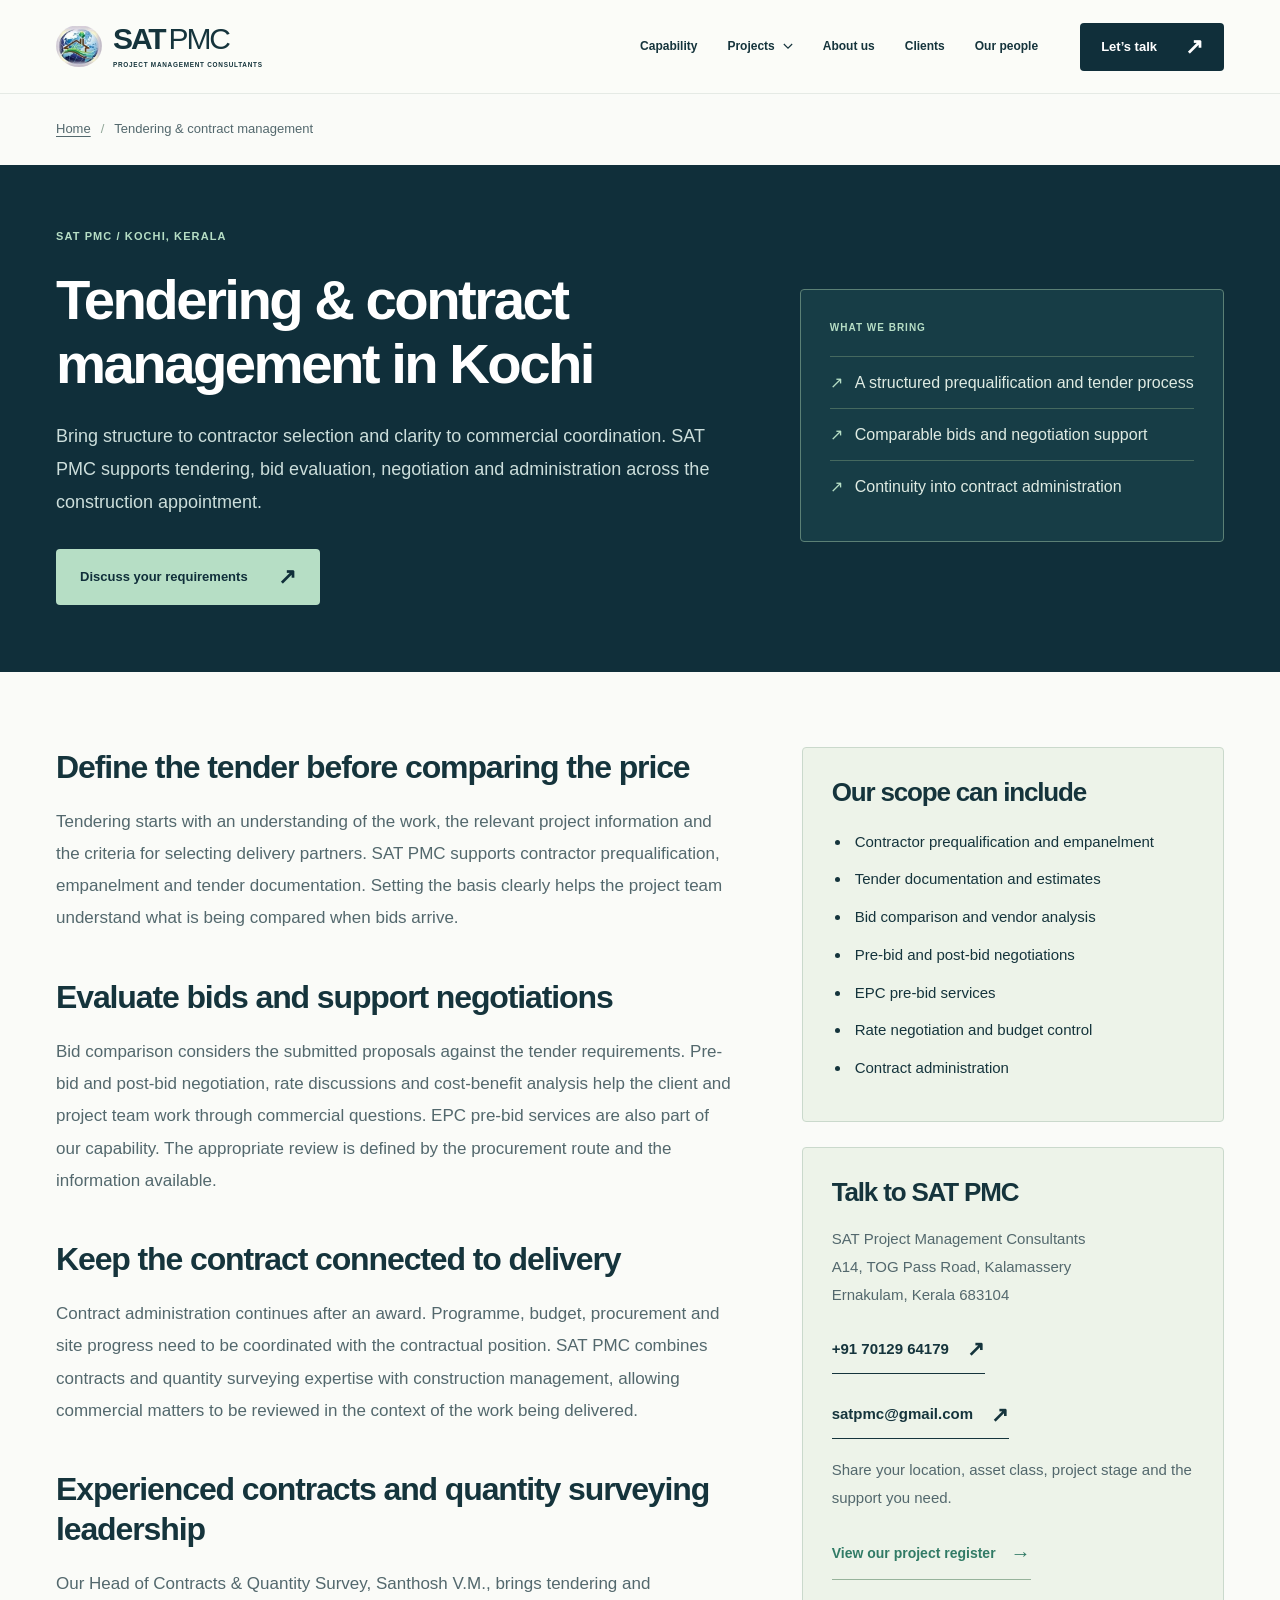
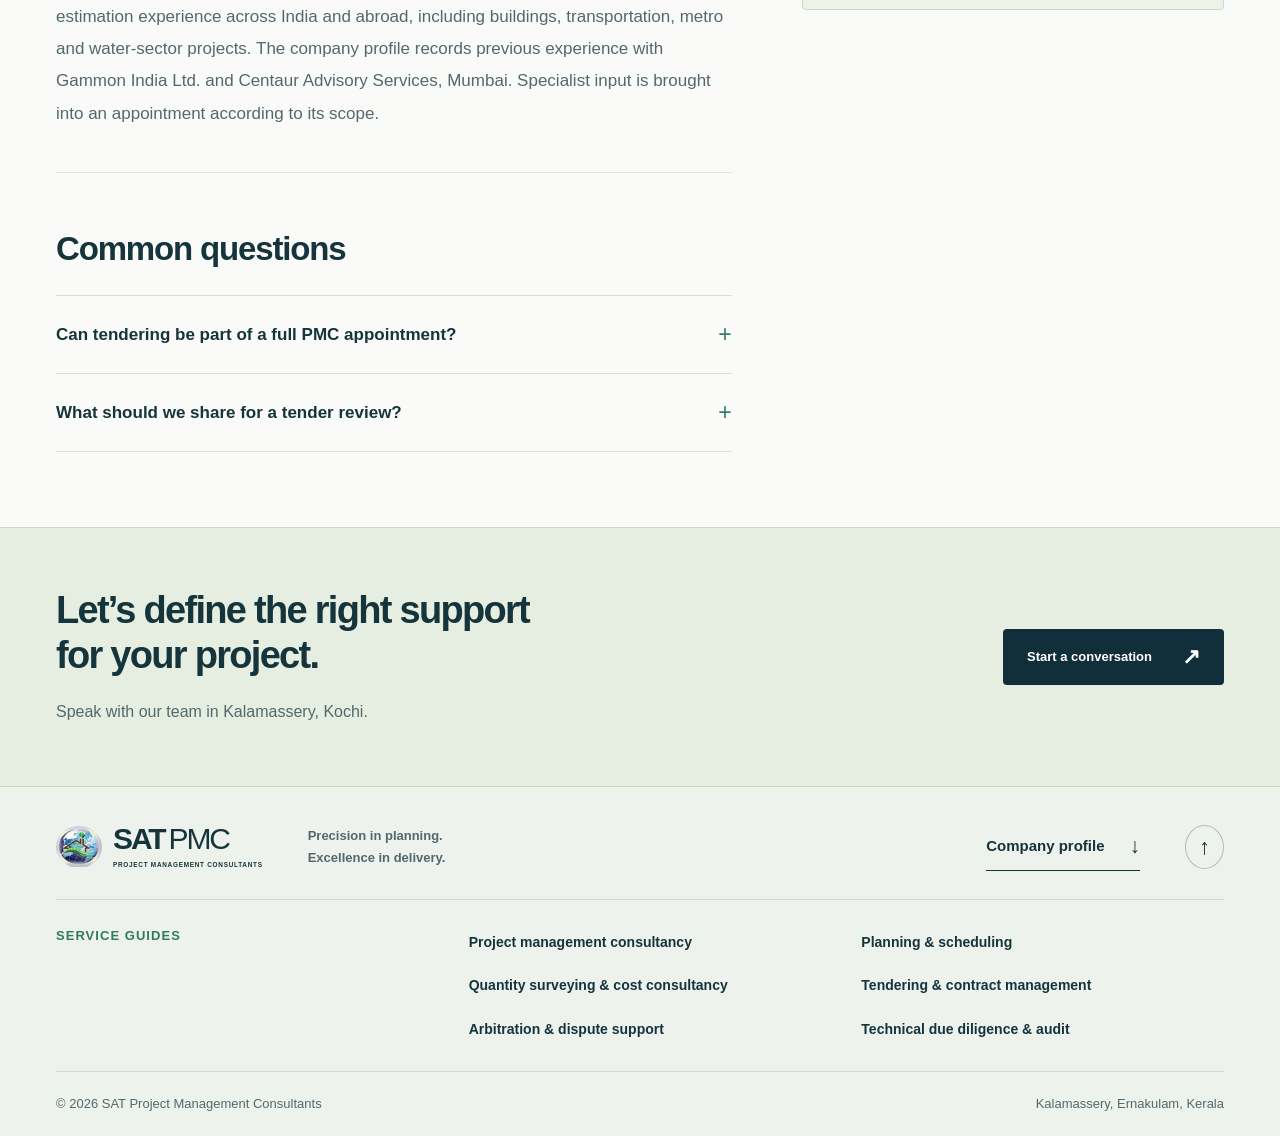
<file: tendering-contract-management.html>
<!doctype html><html lang="en-IN"><head><meta charset="utf-8"><meta name="viewport" content="width=device-width,initial-scale=1"><script>document.documentElement.classList.add("js-enabled")</script><title>Tendering &amp; Contract Management, Kochi | SAT PMC</title>
<meta name="description" content="Tendering and construction contract support in Kochi: prequalification, tender documentation, bid comparison, negotiation, EPC pre-bid and contract administration.">
<link rel="canonical" href="https://satpmc.com/tendering-contract-management">
<meta name="robots" content="index, follow, max-image-preview:large">
<meta property="og:type" content="website"><meta property="og:locale" content="en_IN"><meta property="og:site_name" content="SAT PMC">
<meta property="og:title" content="Tendering &amp; Contract Management, Kochi | SAT PMC"><meta property="og:description" content="Tendering and construction contract support in Kochi: prequalification, tender documentation, bid comparison, negotiation, EPC pre-bid and contract administration."><meta property="og:url" content="https://satpmc.com/tendering-contract-management">
<meta property="og:image" content="https://satpmc.com/assets/elamakkara-project-1440.038f82548e.webp"><meta property="og:image:width" content="1440"><meta property="og:image:height" content="810"><meta property="og:image:alt" content="Elamakkara commercial and residential project, Ernakulam">
<meta name="twitter:card" content="summary_large_image"><meta name="twitter:title" content="Tendering &amp; Contract Management, Kochi | SAT PMC"><meta name="twitter:description" content="Tendering and construction contract support in Kochi: prequalification, tender documentation, bid comparison, negotiation, EPC pre-bid and contract administration."><meta name="twitter:image" content="https://satpmc.com/assets/elamakkara-project-1440.038f82548e.webp">
<script type="application/ld+json">{"@context":"https://schema.org","@graph":[{"@type":"ProfessionalService","@id":"https://satpmc.com/#business","name":"SAT Project Management Consultants","alternateName":["SAT PMC","SATPMC"],"url":"https://satpmc.com/","description":"Project management consultants based in Kalamassery, Kochi, providing construction planning, quantity surveying, cost control, tendering, contract management and technical advisory services.","logo":"https://satpmc.com/assets/p01-03-206.2182eae848.webp","image":"https://satpmc.com/assets/elamakkara-project-1440.038f82548e.webp","telephone":"+91-7012964179","email":"satpmc@gmail.com","address":{"@type":"PostalAddress","streetAddress":"A14, TOG Pass Road, Kalamassery","addressLocality":"Ernakulam","addressRegion":"Kerala","postalCode":"683104","addressCountry":"IN"},"areaServed":[{"@type":"City","name":"Kochi"},{"@type":"State","name":"Kerala"}],"contactPoint":[{"@type":"ContactPoint","telephone":"+91-7012964179","contactType":"project enquiries","availableLanguage":["English"]},{"@type":"ContactPoint","telephone":"+91-9847701118","contactType":"project enquiries","availableLanguage":["English"]},{"@type":"ContactPoint","telephone":"+91-9567138280","contactType":"project enquiries","availableLanguage":["English"]}],"hasOfferCatalog":{"@type":"OfferCatalog","name":"Construction consultancy services","itemListElement":[{"@type":"Offer","itemOffered":{"@type":"Service","name":"Project management consultancy","url":"https://satpmc.com/project-management-consultancy-kochi"}},{"@type":"Offer","itemOffered":{"@type":"Service","name":"Planning & scheduling","url":"https://satpmc.com/planning-scheduling-monitoring"}},{"@type":"Offer","itemOffered":{"@type":"Service","name":"Quantity surveying & cost consultancy","url":"https://satpmc.com/quantity-surveying-cost-consultancy"}},{"@type":"Offer","itemOffered":{"@type":"Service","name":"Tendering & contract management","url":"https://satpmc.com/tendering-contract-management"}},{"@type":"Offer","itemOffered":{"@type":"Service","name":"Arbitration & dispute support","url":"https://satpmc.com/construction-arbitration-dispute"}},{"@type":"Offer","itemOffered":{"@type":"Service","name":"Technical due diligence & audit","url":"https://satpmc.com/technical-due-diligence-audit"}}]}},{"@type":"WebSite","@id":"https://satpmc.com/#website","url":"https://satpmc.com/","name":"SAT PMC","publisher":{"@id":"https://satpmc.com/#business"}},{"@type":"WebPage","@id":"https://satpmc.com/tendering-contract-management#webpage","url":"https://satpmc.com/tendering-contract-management","name":"Tendering & Contract Management, Kochi | SAT PMC","description":"Tendering and construction contract support in Kochi: prequalification, tender documentation, bid comparison, negotiation, EPC pre-bid and contract administration.","inLanguage":"en-IN","isPartOf":{"@id":"https://satpmc.com/#website"},"about":{"@id":"https://satpmc.com/#business"}},{"@type":"Service","@id":"https://satpmc.com/tendering-contract-management#service","name":"Tendering & contract management","serviceType":"Tendering & contract management","description":"Bring structure to contractor selection and clarity to commercial coordination. SAT PMC supports tendering, bid evaluation, negotiation and administration across the construction appointment.","url":"https://satpmc.com/tendering-contract-management","provider":{"@id":"https://satpmc.com/#business"},"areaServed":{"@type":"State","name":"Kerala"}},{"@type":"BreadcrumbList","itemListElement":[{"@type":"ListItem","position":1,"name":"Home","item":"https://satpmc.com/"},{"@type":"ListItem","position":2,"name":"Tendering & contract management","item":"https://satpmc.com/tendering-contract-management"}]}]}</script><meta name="theme-color" content="#102f3a"><link rel="icon" type="image/webp" href="assets/p01-03-206.2182eae848.webp"><link rel="stylesheet" href="assets/site.a658a3483b19.css"><script src="assets/page.3945bec2b3e8.js" defer></script></head><body class="service-page"><a class="skip-link" href="#main">Skip to content</a><header class="site-header" id="top">
    <div class="wrap header-inner">
      <a class="brand" href="./" aria-label="SAT PMC home"><img src="assets/p01-03-206.2182eae848.webp" srcset="assets/p01-03-160.934d950ce5.webp 160w, assets/p01-03-206.2182eae848.webp 206w" sizes="120px" alt="" width="206" height="181" decoding="async"><span class="brand-name">SAT<span>PMC</span><small>PROJECT MANAGEMENT CONSULTANTS</small></span></a>
      <button class="menu-toggle" aria-label="Open navigation" aria-controls="navigation" aria-expanded="false"><span></span><span></span></button>
      <nav id="navigation" aria-label="Main navigation"><a href="./#capability">Capability</a><details class="nav-projects"><summary>Projects <svg viewBox="0 0 12 8" aria-hidden="true"><path d="m1 1 5 5 5-5"/></svg></summary><div class="projects-submenu"><a href="./#projects">Selected projects</a><a href="./#project-register">Project register</a></div></details><a href="./#about">About us</a><a href="./#clients">Clients</a><a href="./#team">Our people</a><a class="button button-dark nav-cta" href="./#contact">Let’s talk <span aria-hidden="true">↗</span></a></nav>
    </div>
  </header><main id="main"><nav class="wrap service-breadcrumb" aria-label="Breadcrumb"><a href="./">Home</a><span aria-hidden="true">/</span><span aria-current="page">Tendering &amp; contract management</span></nav><section class="service-page-hero"><div class="wrap service-hero-layout"><div><p class="eyebrow">SAT PMC / KOCHI, KERALA</p><h1>Tendering &amp; contract management in Kochi</h1><p class="service-intro">Bring structure to contractor selection and clarity to commercial coordination. SAT PMC supports tendering, bid evaluation, negotiation and administration across the construction appointment.</p><a class="button button-mint" href="./#contact">Discuss your requirements <span aria-hidden="true">↗</span></a></div><div class="service-scope-card"><p class="eyebrow">WHAT WE BRING</p><ul><li>A structured prequalification and tender process</li><li>Comparable bids and negotiation support</li><li>Continuity into contract administration</li></ul></div></div></section><div class="wrap service-content-layout"><article class="service-article" aria-label="Tendering &amp; contract management service guide"><section><h2>Define the tender before comparing the price</h2><p>Tendering starts with an understanding of the work, the relevant project information and the criteria for selecting delivery partners. SAT PMC supports contractor prequalification, empanelment and tender documentation. Setting the basis clearly helps the project team understand what is being compared when bids arrive.</p></section><section><h2>Evaluate bids and support negotiations</h2><p>Bid comparison considers the submitted proposals against the tender requirements. Pre-bid and post-bid negotiation, rate discussions and cost-benefit analysis help the client and project team work through commercial questions. EPC pre-bid services are also part of our capability. The appropriate review is defined by the procurement route and the information available.</p></section><section><h2>Keep the contract connected to delivery</h2><p>Contract administration continues after an award. Programme, budget, procurement and site progress need to be coordinated with the contractual position. SAT PMC combines contracts and quantity surveying expertise with construction management, allowing commercial matters to be reviewed in the context of the work being delivered.</p></section><section><h2>Experienced contracts and quantity surveying leadership</h2><p>Our Head of Contracts &amp; Quantity Survey, Santhosh V.M., brings tendering and estimation experience across India and abroad, including buildings, transportation, metro and water-sector projects. The company profile records previous experience with Gammon India Ltd. and Centaur Advisory Services, Mumbai. Specialist input is brought into an appointment according to its scope.</p></section><div class="service-faq"><h2>Common questions</h2><details><summary>Can tendering be part of a full PMC appointment?<span aria-hidden="true">+</span></summary><p>Yes. Tendering is one stage of our project lifecycle, between preconstruction and execution. It can be coordinated with planning, cost management and construction oversight.</p></details><details><summary>What should we share for a tender review?<span aria-hidden="true">+</span></summary><p>Provide the procurement route, available tender documents, drawings, BOQ, programme and the specific decisions or commercial questions you need support with.</p></details></div></article><aside class="service-sidebar" aria-label="Service scope and contact"><div><h2>Our scope can include</h2><ul><li>Contractor prequalification and empanelment</li><li>Tender documentation and estimates</li><li>Bid comparison and vendor analysis</li><li>Pre-bid and post-bid negotiations</li><li>EPC pre-bid services</li><li>Rate negotiation and budget control</li><li>Contract administration</li></ul></div><div><h2>Talk to SAT PMC</h2><p>SAT Project Management Consultants<br>A14, TOG Pass Road, Kalamassery<br>Ernakulam, Kerala 683104</p><a class="text-link" href="tel:+917012964179">+91 70129 64179 <span aria-hidden="true">↗</span></a><br><a class="text-link" href="mailto:satpmc@gmail.com">satpmc@gmail.com <span aria-hidden="true">↗</span></a><p>Share your location, asset class, project stage and the support you need.</p><a class="service-guide-link" href="./#project-register">View our project register <span aria-hidden="true">→</span></a></div></aside></div><section class="service-cta"><div class="wrap"><div><h2>Let’s define the right support<br>for your project.</h2><p>Speak with our team in Kalamassery, Kochi.</p></div><a class="button button-dark" href="./#contact">Start a conversation <span aria-hidden="true">↗</span></a></div></section></main><footer><div class="wrap footer-main"><a class="brand" href="./" aria-label="SAT PMC home"><img src="assets/p01-03-206.2182eae848.webp" srcset="assets/p01-03-160.934d950ce5.webp 160w, assets/p01-03-206.2182eae848.webp 206w" sizes="120px" alt="" width="206" height="181" decoding="async"><span class="brand-name">SAT<span>PMC</span><small>PROJECT MANAGEMENT CONSULTANTS</small></span></a><p>Precision in planning.<br>Excellence in delivery.</p><a class="text-link" href="SATPMC-Company-Profile.pdf" download>Company profile <span aria-hidden="true">↓</span></a><a class="back-top" href="#top" aria-label="Back to top">↑</a></div><div class="wrap footer-service-directory"><p>SERVICE GUIDES</p><div><a href="project-management-consultancy-kochi">Project management consultancy</a><a href="planning-scheduling-monitoring">Planning &amp; scheduling</a><a href="quantity-surveying-cost-consultancy">Quantity surveying &amp; cost consultancy</a><a href="tendering-contract-management">Tendering &amp; contract management</a><a href="construction-arbitration-dispute">Arbitration &amp; dispute support</a><a href="technical-due-diligence-audit">Technical due diligence &amp; audit</a></div></div><div class="wrap footer-bottom"><span>© 2026 SAT Project Management Consultants</span><span>Kalamassery, Ernakulam, Kerala</span></div></footer><div class="mobile-contact-bar" aria-label="Quick contact"><a href="tel:+917012964179">Call SAT PMC <span aria-hidden="true">↗</span></a><a href="https://wa.me/917012964179" target="_blank" rel="noopener">WhatsApp <span aria-hidden="true">↗</span></a></div></body></html>
</file>
<file: assets/site.a658a3483b19.css>
:root{--navy:#102f3a;--navy-deep:#0c2630;--ink:#15343c;--muted:#617277;--mint:#b6dec5;--green:#317b66;--paper:#fafbf8;--line:#dce4df;--serif:Georgia,'Times New Roman',serif;--sans:'Segoe UI',Arial,sans-serif}
*{box-sizing:border-box}html{scroll-behavior:smooth;scroll-padding-top:100px}body{margin:0;font-family:var(--sans);font-size:16px;line-height:1.65;color:var(--ink);background:var(--paper)}body.modal-open{overflow:hidden}button,input,select,textarea{font:inherit}button,a,input,select,textarea{-webkit-tap-highlight-color:transparent}a{color:inherit;text-decoration:none}button{cursor:pointer}button:disabled{cursor:default}img{display:block;max-width:100%;height:auto}h1,h2,h3,p{margin:0}h1,h2,h3{font-weight:500;line-height:1.1;letter-spacing:-.045em}h2{font-size:clamp(36px,4.25vw,62px)}h2 em,h1 em{font-family:var(--serif);font-weight:400}h3{font-size:25px}p{color:var(--muted)}em{font-weight:400}button{color:inherit}::selection{background:var(--mint);color:var(--navy)}:focus-visible{outline:3px solid #448f75;outline-offset:5px}.wrap{width:min(1280px,calc(100% - 112px));margin-inline:auto}.section{padding:110px 0}.eyebrow{font-size:10px;font-weight:650;letter-spacing:.16em;line-height:1.5;color:var(--green)}.button{display:inline-flex;align-items:center;justify-content:space-between;gap:30px;padding:16px 23px;font-size:13px;font-weight:600;border:1px solid transparent;border-radius:3px;transition:background .2s,transform .2s}.button span{font-size:22px;line-height:1}.button:hover{transform:translateY(-2px)}.button-dark{background:var(--navy);color:white}.button-dark:hover{background:#1c4854}.button-mint{background:var(--mint);color:var(--navy)}.button-mint:hover{background:#d0ebd9}.text-link{display:inline-flex;align-items:center;gap:25px;font-size:13px;font-weight:600;border:0;background:none;padding:8px 0;border-bottom:1px solid currentColor;line-height:1.5}.text-link span{font-size:21px}.light-link{color:#edf6ef}.skip-link{position:fixed;left:20px;top:-70px;z-index:100;background:white;padding:12px}.skip-link:focus{top:10px}[hidden]{display:none!important}
.site-header{height:94px;background:var(--paper);position:sticky;top:0;z-index:30;border-bottom:1px solid #e5eae5}.header-inner{height:100%;display:flex;align-items:center;justify-content:space-between;gap:25px}.brand{display:flex;gap:11px;align-items:center;flex-shrink:0}.brand img{width:46px;height:42px;object-fit:contain;border-radius:50%}.brand-name{font-size:30px;letter-spacing:-.07em;line-height:1;font-weight:750}.brand-name>span{font-weight:350;margin-left:4px}.brand small{display:block;font-size:6.4px;font-weight:600;letter-spacing:.115em;margin-top:7px;line-height:1.3}.site-header nav{display:flex;align-items:center;gap:30px}.site-header nav>a:not(.button){font-size:12px;font-weight:550;padding:10px 0;position:relative}.site-header nav>a:not(.button):after{content:'';position:absolute;bottom:4px;left:0;right:100%;height:1px;background:var(--green);transition:right .2s}.site-header nav>a:hover:after,.site-header nav>a.current:after{right:0}.nav-cta{margin-left:12px;padding:12px 20px;gap:28px}.menu-toggle{display:none;border:0;background:transparent;padding:12px}
.hero{background:var(--navy);color:white;overflow:hidden}.hero-layout{padding-top:70px;display:grid;grid-template-columns:1.07fr 1fr;gap:55px;align-items:center}.hero-copy{padding-bottom:30px}.hero .eyebrow{color:var(--mint);display:flex;align-items:center;gap:9px;font-size:9px;letter-spacing:.14em}.status-dot{width:6px;height:6px;display:inline-block;border-radius:50%;background:var(--mint);box-shadow:0 0 0 4px #b6dec511;flex-shrink:0}.hero h1{font-size:clamp(52px,5.9vw,87px);margin:27px 0 25px;font-weight:450;line-height:1.025;letter-spacing:-.055em}.hero h1 em{color:var(--mint);letter-spacing:-.055em;white-space:nowrap}.hero-intro{max-width:365px;font-size:14px;line-height:1.9;color:#bdd0d2}.hero-actions{display:flex;align-items:center;gap:30px;margin-top:31px}.hero-footnote{display:flex;gap:18px;align-items:center;margin-top:46px}.hero-footnote p{color:#a8bec1;font-size:11px;line-height:1.6}.crosshair{display:grid;place-items:center;width:34px;height:34px;border:1px solid #698087;border-radius:50%;font-size:27px;color:var(--mint);font-weight:200}.hero-visual{position:relative;align-self:stretch;padding-top:19px;min-width:0;display:flex;flex-direction:column;justify-content:center}.image-label{display:flex;justify-content:space-between;font-size:8px;color:#abc2c4;letter-spacing:.13em;margin-bottom:16px}.hero-photo{width:100%;height:435px;object-fit:cover;object-position:50% 50%;border-radius:2px;filter:saturate(.75)}.hero-project{padding:22px 0 18px;display:flex;justify-content:space-between;gap:15px;align-items:center;border-bottom:1px solid #4a626a}.hero-project small{display:block;font-size:8px;letter-spacing:.15em;color:var(--mint);margin-bottom:6px}.hero-project strong{display:block;font-size:17px;font-weight:450}.hero-project div>span{font-size:11px;color:#a5bcbf}.round-button{display:grid;place-items:center;border:1px solid #70868c;border-radius:50%;width:42px;height:42px;background:transparent;color:white;font-size:24px;flex-shrink:0;transition:background .2s}.round-button:hover{background:#31545d}.hero-stamp{position:absolute;right:-26px;top:-3px;background:var(--mint);color:var(--navy);width:112px;height:112px;border-radius:50%;display:flex;flex-direction:column;align-items:center;justify-content:center;transform:rotate(12deg)}.hero-stamp span{font-size:7px;letter-spacing:.1em}.hero-stamp svg{width:48px;height:48px;fill:none;stroke:var(--navy);stroke-width:1.2}.hero-bottom{display:flex;justify-content:space-between;align-items:center;border-top:1px solid #3f5c65;margin-top:53px;padding:22px 0 25px;font-size:8px;letter-spacing:.15em;color:#b0c4c6}.hero-bottom a{display:flex;gap:24px;align-items:center;font-size:10px;letter-spacing:.02em}.hero-bottom a span{font-size:20px}
.client-strip{border-bottom:1px solid var(--line);background:#f0f3ee}.client-inner{display:flex;align-items:center;gap:50px;padding:27px 0}.client-inner>p{font-size:11px;min-width:145px;line-height:1.6}.client-inner strong{color:var(--ink);font-weight:500}.client-logos{flex:1;display:flex;justify-content:space-between;gap:35px;align-items:center}.client-logos img{object-fit:contain;max-height:43px;width:100px;mix-blend-mode:multiply;filter:grayscale(1);opacity:.68;transition:filter .2s,opacity .2s}.client-logos img:hover{filter:grayscale(0);opacity:1}.client-logos img:first-child{width:130px}
.section-heading{display:grid;grid-template-columns:1fr 2fr;gap:32px;margin-bottom:55px}.section-marker{padding-top:13px}.section-intro{max-width:490px;font-size:14px;line-height:1.8;margin-top:23px}.about-grid{display:grid;grid-template-columns:1fr 1fr;gap:85px;align-items:start}.about-image{position:relative;margin-top:5px}.about-image>img{height:530px;width:100%;object-fit:cover;object-position:50% 45%}.photo-caption{position:absolute;bottom:0;left:0;right:0;font-size:10px;background:linear-gradient(transparent,#102f3ae8);padding:70px 24px 20px;color:white}.large-copy{font-size:23px;line-height:1.5;color:var(--ink);letter-spacing:-.025em;margin-bottom:20px}.about-copy>p:not(.large-copy){font-size:13px;line-height:1.9}.principles{margin:28px 0 21px}.principles>div{display:grid;grid-template-columns:30px 1fr;gap:4px 13px;padding:16px 0;border-top:1px solid var(--line)}.principles span{font-size:10px;color:var(--green);grid-row:span 2;padding-top:3px}.principles h3{font-size:15px;letter-spacing:-.02em;font-weight:600}.principles p{font-size:12px;line-height:1.7}.metrics{display:grid;grid-template-columns:1fr 1fr 1fr 1.3fr;border-top:1px solid var(--line);border-bottom:1px solid var(--line);margin-top:70px;padding:32px 0;gap:32px}.metrics>div{border-right:1px solid var(--line)}.metrics>div:last-child{border:0}.metrics strong{font-size:47px;font-weight:450;line-height:1.15;letter-spacing:-.055em}.metrics strong span{font-size:27px;color:var(--green)}.metrics p{font-size:11px;line-height:1.7;margin-top:8px}.metric-message{display:flex;align-items:center;gap:30px}.metric-message>span{font-size:53px;font-weight:200;color:var(--green)}.metric-message strong{font-size:17px;letter-spacing:-.025em}.metric-message p{font-size:16px;color:var(--ink)}
.expertise{background:#edf2ed}.expertise-layout{display:grid;grid-template-columns:1fr 1.22fr;gap:65px}.service-tabs{display:flex;flex-direction:column}.service-tabs button{display:flex;align-items:center;gap:20px;text-align:left;background:none;border:0;border-bottom:1px solid #cbd8cf;padding:26px 16px 26px 0;font-size:19px;letter-spacing:-.035em;transition:color .2s,padding .2s}.service-tabs button>span{font-size:10px;letter-spacing:0;color:var(--green)}.service-tabs button i{font-size:27px;font-style:normal;margin-left:auto;opacity:.4}.service-tabs button[aria-selected=true]{padding-left:20px;background:var(--navy);color:white;border-radius:3px}.service-tabs button[aria-selected=true] span{color:var(--mint)}.service-tabs button[aria-selected=true] i{opacity:1;color:var(--mint)}.service-panel{background:var(--paper);border:1px solid var(--line);border-radius:4px;padding:38px 42px;position:relative;overflow:hidden;min-height:456px}.service-panel h3{font-size:33px;line-height:1.2;margin:19px 0}.service-panel>p:not(.eyebrow){font-size:13px;max-width:410px;position:relative}.service-panel ul{padding:0;list-style:none;margin:23px 0}.service-panel li{font-size:12px;padding:5px 0;display:flex;gap:12px}.service-panel li:before{content:'↗';color:var(--green)}.service-art{position:absolute;width:190px;height:120px;right:-10px;top:10px;opacity:.12}.service-art svg{width:100%;height:100%;fill:none;stroke:var(--green);stroke-width:1}.asset-classes{margin-top:58px;border-top:1px solid #cbd8cf;padding-top:27px;display:grid;grid-template-columns:1fr 2fr;gap:32px}.asset-classes>p{max-width:175px;font-size:8px}.asset-classes>div{display:flex;gap:13px 25px;flex-wrap:wrap}.asset-classes span{font-size:11px;display:flex;gap:10px;align-items:center}.asset-classes span:before{content:'+';color:var(--green);font-size:14px}
.project-toolbar{display:flex;align-items:start;justify-content:space-between;gap:15px;margin-bottom:32px}.filters{display:flex;flex-wrap:wrap;gap:7px}.filters button{border:1px solid var(--line);padding:8px 15px;background:transparent;border-radius:3px;font-size:11px;transition:background .2s}.filters button:hover{background:#e7efe8}.filters button.active{color:white;background:var(--navy);border-color:var(--navy)}.project-count{font-size:10px;color:var(--muted);white-space:nowrap;padding-top:11px}.project-grid{display:grid;grid-template-columns:repeat(3,minmax(0,1fr));gap:33px 24px}.project-card{min-width:0}.project-card button{display:block;text-align:left;border:0;padding:0;background:none;width:100%}.project-card .project-image{position:relative;overflow:hidden;background:#e4eae6;aspect-ratio:1.43;border-radius:3px}.project-card img{width:100%;height:100%;object-fit:cover;transition:transform .5s;filter:saturate(.8)}.project-card button:hover img{transform:scale(1.045)}.project-status{position:absolute;top:13px;left:13px;font-size:8px;padding:5px 8px;background:#fffef3e6;color:var(--ink);border-radius:2px;letter-spacing:.05em}.project-card .project-info{position:relative;padding:17px 32px 0 0}.project-meta{font-size:8px;letter-spacing:.1em;font-weight:600;color:var(--green);margin-bottom:7px;text-transform:uppercase}.project-info h3{font-size:18px;line-height:1.3;letter-spacing:-.03em}.project-info>p:last-child{font-size:11px;margin-top:5px}.project-info .project-arrow{position:absolute;top:18px;right:0;font-size:23px;transition:transform .2s}.project-card button:hover .project-arrow{transform:translate(2px,-2px)}.portfolio-note{display:flex;align-items:center;justify-content:space-between;gap:40px;margin-top:42px;border-top:1px solid var(--line);padding-top:25px}.portfolio-note>p{font-size:10px;max-width:435px;line-height:1.7}.portfolio-note .text-link{font-size:11px}.project-register{margin-top:35px;padding:30px;background:#edf2ed;border-radius:4px}.register-heading h3{font-size:24px}.register-heading p{font-size:12px;margin:10px 0 20px}.table-scroll{overflow-x:auto}table{border-collapse:collapse;width:100%;text-align:left;font-size:11px;min-width:720px}th{font-size:9px;text-transform:uppercase;letter-spacing:.05em;color:var(--green);padding:12px 14px 12px 0}td{padding:14px 18px 14px 0;border-top:1px solid #d1ddd2;vertical-align:top}td:first-child{font-weight:600;min-width:190px}td:last-child{white-space:nowrap;font-size:10px}
.journey{background:var(--navy);color:white;position:relative;overflow:hidden}.journey-heading{display:grid;grid-template-columns:1fr 2fr;gap:25px 32px}.journey-heading>.eyebrow{color:var(--mint);padding-top:14px}.journey-heading h2{grid-column:2}.journey-heading em{color:var(--mint)}.journey-heading>p:last-child{grid-column:2;max-width:475px;font-size:13px;color:#adc4c7}.lifecycle-tabs{display:grid;grid-template-columns:repeat(5,minmax(0,1fr));margin-top:55px}.lifecycle-tabs button{display:flex;align-items:center;gap:14px;background:transparent;border:0;border-bottom:1px solid #527079;color:#a4bbc0;text-align:left;padding:0 0 24px;font-size:12px;position:relative}.lifecycle-tabs button:after{content:'';height:3px;position:absolute;bottom:-1px;left:0;right:100%;background:var(--mint);transition:right .25s}.lifecycle-tabs button[aria-selected=true]:after{right:0}.lifecycle-tabs button[aria-selected=true]{color:white}.lifecycle-tabs button span{display:grid;place-items:center;border:1px solid #56737b;width:34px;height:34px;border-radius:50%;font-size:9px;flex-shrink:0}.lifecycle-tabs button[aria-selected=true] span{background:var(--mint);color:var(--navy);border-color:var(--mint)}.phase-panel{padding-top:50px;display:grid;grid-template-columns:1fr 1.15fr 1fr;gap:32px;align-items:center;min-height:220px}.phase-number{font-size:125px;color:#2c4a54;line-height:1;letter-spacing:-.075em}.phase-panel .eyebrow{color:var(--mint);font-size:8px;margin-bottom:15px}.phase-panel h3{font-size:31px;line-height:1.2;letter-spacing:-.035em}.phase-content p{font-size:12px;color:#b2c7ca}.phase-content ul{list-style:none;padding:0;margin:18px 0 0;display:flex;flex-wrap:wrap;gap:8px 18px}.phase-content li{font-size:10px;display:flex;gap:7px;color:#d9e8df}.phase-content li:before{content:'+';color:var(--mint)}
.team-grid{display:grid;grid-template-columns:repeat(3,minmax(0,1fr));gap:24px}.person{border-top:1px solid var(--line);padding-top:22px}.person-top{display:flex;align-items:center;gap:18px;margin-bottom:22px;min-height:90px}.person-photo{width:84px;height:94px;object-fit:cover;object-position:50% 30%;border-radius:3px;filter:grayscale(1)}.person h3{font-size:21px;line-height:1.2}.person-role{font-size:10px;line-height:1.65;color:var(--green);margin-top:9px;max-width:190px}.person>p{font-size:12px;line-height:1.9;padding-right:12px}.team-toggle{margin-top:37px}.extended-team{display:grid;grid-template-columns:repeat(3,minmax(0,1fr));gap:30px 24px;margin-top:40px}.extended-team article{border-top:1px solid var(--line);padding-top:19px}.extended-team h3{font-size:19px;line-height:1.25}.extended-team .person-role{max-width:none;font-size:11px}.extended-team p:last-child{font-size:11px;margin-top:13px}.training{background:#e8efe6;padding:65px 0}.training-layout{display:grid;grid-template-columns:1fr 1fr;gap:80px;align-items:center}.training-layout>img{width:100%;height:290px;object-fit:cover;border-radius:3px}.training h2{font-size:39px;margin:17px 0 21px}.training-layout>div>p:not(.eyebrow){font-size:13px;line-height:1.9;max-width:440px;margin-bottom:22px}.faq-layout{display:grid;grid-template-columns:1fr 1.4fr;gap:80px}.faq h2{font-size:44px;margin-top:20px}.faq-items details{border-top:1px solid var(--line);padding:21px 0}.faq-items details:last-child{border-bottom:1px solid var(--line)}summary{list-style:none;cursor:pointer;display:flex;align-items:center;justify-content:space-between;gap:22px;font-size:14px;font-weight:550}summary::-webkit-details-marker{display:none}summary span{font-size:23px;font-weight:300;color:var(--green)}details[open] summary span{transform:rotate(45deg)}details p{font-size:12px;line-height:1.9;padding-top:15px;padding-right:40px}
.contact{background:var(--navy-deep);color:white}.contact-layout{display:grid;grid-template-columns:1fr 1.05fr;gap:80px;align-items:start}.contact .eyebrow{color:var(--mint);font-size:8px}.contact-copy>.eyebrow{display:flex;align-items:center;gap:10px}.contact h2{font-size:clamp(40px,4.6vw,66px);margin-top:29px}.contact h2 em{color:var(--mint)}.contact-copy>p:not(.eyebrow){font-size:13px;color:#adc2c5;margin-top:24px}.contact-email{display:flex;gap:35px;align-items:center;margin-top:30px;font-size:22px;letter-spacing:-.02em}.contact-email span{font-size:25px}.contact-details{display:grid;grid-template-columns:1.2fr 1fr;gap:23px;border-top:1px solid #35525c;margin-top:30px;padding:25px 0 19px}.contact-details address,.contact-details a{font-size:11px;font-style:normal;color:#b5c9cb;line-height:1.9;display:block}.contact-details .eyebrow{display:block;margin-bottom:10px}.contact-copy>.text-link{font-size:11px}.enquiry-form{background:#173b46;border:1px solid #35545d;border-radius:4px;padding:34px}.enquiry-form h3{font-size:24px;margin-bottom:27px}.form-row{display:grid;grid-template-columns:1fr 1fr;gap:18px}.enquiry-form label{display:block;font-size:10px;color:#cee0df;margin-bottom:19px}.enquiry-form label>span{color:var(--mint)}input,select,textarea{display:block;width:100%;border:1px solid #53717a;background:#11313b;color:#eef5f0;border-radius:3px;font-size:12px;padding:12px;margin-top:8px;min-width:0}input::placeholder,textarea::placeholder{color:#93afb4;opacity:1}select{appearance:auto;min-height:45px}textarea{resize:vertical;min-height:110px;max-height:400px}.enquiry-form .button{width:100%;margin-top:1px}.enquiry-form .form-note{font-size:9px;line-height:1.7;color:#a6bfc2;margin-top:13px}.form-feedback{padding:13px;border:1px solid #6a9d82;margin-top:15px;color:#dceee0;font-size:11px}.form-feedback a{text-decoration:underline}footer{padding-top:46px;background:#edf2ed}.footer-main{display:flex;align-items:center;gap:65px;padding-bottom:39px}.footer-main>p{font-size:11px;line-height:1.7}.footer-main>.text-link{margin-left:auto;font-size:11px}.footer-brand .brand-name{font-size:31px}.back-top{width:39px;height:39px;border:1px solid #aebfb3;border-radius:50%;display:grid;place-items:center;font-size:22px}.footer-bottom{border-top:1px solid #cfdbd1;display:flex;justify-content:space-between;padding:21px 0;font-size:9px;color:var(--muted)}
.project-dialog{padding:0;border:0;border-radius:5px;width:min(850px,calc(100% - 34px));max-height:90dvh;background:var(--paper);color:var(--ink);overflow-y:auto;box-shadow:0 25px 90px #001a2966}.project-dialog::backdrop{background:#041c26c9;backdrop-filter:blur(5px)}.project-dialog>img{width:100%;height:350px;object-fit:cover}.dialog-close{position:absolute;z-index:2;top:15px;right:15px;width:39px;height:39px;background:var(--paper);border:0;border-radius:50%;font-size:30px;line-height:1}.dialog-body{padding:35px 40px 40px}.dialog-body h2{font-size:38px;margin:14px 0 20px}.dialog-body>p:not(.eyebrow){font-size:13px}.dialog-body dl{display:grid;grid-template-columns:1fr 1fr;gap:20px 30px;padding:24px 0;margin:24px 0;border-top:1px solid var(--line);border-bottom:1px solid var(--line)}.dialog-body dt{font-size:9px;color:var(--green);text-transform:uppercase;letter-spacing:.1em}.dialog-body dd{margin:7px 0 0;font-size:13px}.dialog-body .button{font-size:12px}.reveal-ready{opacity:0;transform:translateY(18px);transition:opacity .65s,transform .65s}.reveal-ready.visible{opacity:1;transform:none}
.clients{background:#edf2ed;border-top:1px solid var(--line)}.client-directory{list-style:none;margin:0;padding:0;display:grid;grid-template-columns:repeat(5,minmax(0,1fr));gap:16px}.client-directory li{display:flex;flex-direction:column;align-items:center;justify-content:center;gap:20px;min-width:0;min-height:178px;background:var(--paper);border:1px solid #dce4df;border-radius:4px;padding:24px 16px;transition:background .2s,border-color .2s}.client-directory li:hover{background:white;border-color:#9abcaa}.client-directory img{width:125px;height:72px;object-fit:contain;mix-blend-mode:multiply}.client-directory span{text-align:center;font-size:11px;line-height:1.5;font-weight:550}.clients-footer{display:flex;justify-content:space-between;align-items:center;gap:25px;border-top:1px solid #cbd8cf;padding-top:25px;margin-top:32px}.clients-footer>p{font-size:12px}.clients-footer .text-link{white-space:nowrap;font-size:12px}
@media(max-width:850px){.client-directory{grid-template-columns:repeat(3,minmax(0,1fr));gap:14px}.client-directory li{min-height:160px;padding:22px 14px}.client-directory img{width:110px;height:65px}.clients-footer>p{font-size:11px}}
@media(max-width:600px){.client-directory{grid-template-columns:repeat(2,minmax(0,1fr));gap:12px}.client-directory li{min-height:145px;padding:20px 12px;gap:16px}.client-directory img{width:108px;height:62px}.client-directory span{font-size:10px}.clients-footer{display:block;margin-top:25px;padding-top:22px}.clients-footer>p{font-size:11px;margin-bottom:13px}}
@media(prefers-reduced-motion:reduce){.client-directory li{transition:none}}
@media(min-width:1550px){.wrap{width:1280px}.hero-layout{padding-top:85px}.hero h1{font-size:88px}.hero-photo{height:480px}}
@media(max-width:1150px){.wrap{width:calc(100% - 72px)}.site-header nav{gap:20px}.hero-layout{gap:35px}.hero h1{font-size:6vw}.hero-photo{height:390px}.hero-actions{gap:18px}.hero-actions .button{padding:15px 18px;gap:18px}.hero-stamp{width:96px;height:96px;right:-16px}.about-grid{gap:45px}.expertise-layout{gap:35px}.contact-layout{gap:40px}.service-panel{padding:30px}.client-inner{gap:30px}.client-logos{gap:20px}.team-grid{gap:20px}.person-top{gap:13px}.person-photo{width:69px;height:86px}.person h3{font-size:19px}.project-toolbar{display:block}.project-count{display:block;margin-top:5px}.training-layout{gap:45px}}
@media(max-width:850px){html{scroll-padding-top:85px}.wrap{width:calc(100% - 48px)}.section{padding:75px 0}.site-header{height:78px}.brand-name{font-size:27px}.brand img{width:40px;height:37px}.brand small{font-size:5.8px}.menu-toggle{display:flex;flex-direction:column;gap:6px;z-index:32}.menu-toggle span{width:24px;height:1.5px;background:var(--ink);transition:transform .2s}.menu-toggle[aria-expanded=true] span:first-child{transform:translateY(3.75px) rotate(45deg)}.menu-toggle[aria-expanded=true] span:last-child{transform:translateY(-3.75px) rotate(-45deg)}.site-header nav{position:absolute;left:0;right:0;top:77px;background:var(--paper);padding:20px 24px 25px;border-bottom:1px solid var(--line);box-shadow:0 20px 25px #112d3620;display:none;align-items:stretch;gap:5px}.site-header nav.open{display:flex;flex-direction:column}.site-header nav>a:not(.button){font-size:15px;padding:12px 0;border-bottom:1px solid var(--line)}.nav-cta{margin:15px 0 0;align-self:flex-start}.hero-layout{padding-top:45px;grid-template-columns:1fr 1fr;gap:30px}.hero h1{font-size:6.1vw}.hero .eyebrow{font-size:7px;line-height:1.8}.hero-intro{font-size:12px}.hero-actions{flex-wrap:wrap;gap:12px}.hero-actions .button{font-size:11px}.hero-actions .text-link{font-size:11px}.hero-photo{height:350px}.hero-project strong{font-size:14px}.hero-project div>span{font-size:9px}.hero-stamp{width:83px;height:83px;top:7px;right:-12px}.hero-stamp svg{height:35px}.hero-stamp span{font-size:5.5px}.hero-footnote{margin-top:30px}.hero-bottom{margin-top:30px}.hero-bottom>span{font-size:7px}.hero-bottom>a{font-size:9px}.section-heading{grid-template-columns:1fr 2fr;gap:20px;margin-bottom:40px}.section-marker{font-size:8px}.about-grid{gap:30px}.about-image>img{height:540px}.large-copy{font-size:19px}.about-copy>p:not(.large-copy){font-size:12px}.principles h3{font-size:13px}.principles p{font-size:11px}.metrics{gap:18px;padding:25px 0;margin-top:45px}.metrics strong{font-size:38px}.metrics p{font-size:10px}.metric-message{gap:10px}.metric-message>span{font-size:35px}.metric-message strong{font-size:13px}.metric-message p{font-size:12px}.expertise-layout{gap:24px;grid-template-columns:1fr 1.2fr}.service-tabs button{font-size:16px;padding-block:23px;gap:12px}.service-panel{padding:27px 24px}.service-panel h3{font-size:28px}.service-panel>p:not(.eyebrow){font-size:12px}.service-panel li{font-size:11px}.service-panel .text-link{font-size:11px}.project-grid{grid-template-columns:repeat(2,minmax(0,1fr))}.project-info h3{font-size:18px}.lifecycle-tabs button{font-size:10px;gap:8px}.lifecycle-tabs button span{width:28px;height:28px}.phase-panel{gap:20px;grid-template-columns:.65fr 1fr 1fr}.phase-number{font-size:95px}.phase-panel h3{font-size:25px}.team-grid{gap:24px}.person-top{display:block}.person-photo{width:85px;height:90px;margin-bottom:17px}.person-role{font-size:9px}.person>p{font-size:11px}.training h2{font-size:32px}.training-layout{gap:35px}.training-layout>img{height:310px}.faq-layout{gap:35px;grid-template-columns:1fr 1.4fr}.faq h2{font-size:36px}.contact-layout{grid-template-columns:1fr 1.1fr;gap:30px}.contact h2{font-size:41px}.contact-email{font-size:19px}.enquiry-form{padding:25px 21px}.enquiry-form h3{font-size:22px}.form-row{gap:12px}.contact-details{grid-template-columns:1fr;gap:20px}.footer-main{gap:30px}.client-inner>p{min-width:100px}.client-logos img{width:70px;max-height:36px}.client-logos img:first-child{width:105px}.client-logos{gap:12px}}
@media(max-width:600px){.wrap{width:calc(100% - 40px)}.section{padding:65px 0}h2{font-size:37px;line-height:1.13}.hero-layout{display:flex;flex-direction:column;gap:24px;padding-top:37px}.hero-copy{width:100%;padding-bottom:0}.hero .eyebrow{font-size:7px;letter-spacing:.14em}.hero h1{font-size:clamp(46px,12.8vw,72px);margin-top:23px;margin-bottom:22px;line-height:1.04}.hero-intro{font-size:13px;max-width:340px;line-height:1.85}.hero-actions{gap:26px;margin-top:25px}.hero-actions .button{padding:14px 18px;gap:24px;font-size:12px}.hero-actions .text-link{font-size:12px}.hero-footnote{margin-top:26px}.hero-footnote p{font-size:10px}.hero-visual{width:100%;padding-top:12px}.image-label{font-size:7px;margin-bottom:11px}.hero-photo{height:auto;aspect-ratio:1.25;object-fit:cover}.hero-stamp{width:83px;height:83px;right:-5px;top:-7px}.hero-project{padding:17px 0}.hero-project strong{font-size:15px}.hero-project small{font-size:7px}.hero-project div>span{font-size:10px}.hero-bottom{margin-top:25px;padding-top:17px;padding-bottom:20px;gap:25px}.hero-bottom>span{font-size:6px;max-width:180px;line-height:1.8}.hero-bottom>a{font-size:8px;white-space:nowrap;gap:10px}.client-inner{display:block;padding:22px 0}.client-inner>p{font-size:10px;line-height:1.5;margin-bottom:20px}.client-inner>p br{display:none}.client-logos{gap:14px;justify-content:space-between}.client-logos img{width:50px;max-height:32px}.client-logos img:first-child{width:77px}.section-heading{display:block;margin-bottom:32px}.section-marker{padding:0;margin-bottom:19px;font-size:8px}.section-intro{font-size:13px;line-height:1.85;margin-top:20px}.about-grid{display:flex;flex-direction:column;gap:28px}.about-image{width:100%;margin:0}.about-image>img{height:auto;aspect-ratio:1.1;object-position:center 43%}.large-copy{font-size:21px;line-height:1.55}.about-copy>p:not(.large-copy){font-size:13px}.principles h3{font-size:14px}.principles p{font-size:12px}.principles{margin-top:25px}.metrics{grid-template-columns:1fr 1fr;gap:26px 25px;margin-top:40px}.metrics>div:nth-child(2){border:0}.metrics strong{font-size:41px}.metric-message{gap:14px}.metric-message>span{font-size:40px}.metric-message p{font-size:12px}.metrics p{font-size:10px}.expertise-layout{display:block}.service-tabs{margin-bottom:24px}.service-tabs button{font-size:16px;padding:17px 12px 17px 0;gap:18px}.service-tabs button[aria-selected=true]{padding-left:15px}.service-tabs button i{font-size:23px}.service-panel{min-height:435px;padding:28px 25px}.service-panel h3{font-size:29px}.service-panel>p:not(.eyebrow){font-size:13px}.service-panel li{font-size:12px}.service-panel .text-link{font-size:12px}.asset-classes{display:block;margin-top:32px;padding-top:25px}.asset-classes>p{max-width:none;margin-bottom:20px;font-size:8px}.asset-classes>div{gap:13px 22px}.asset-classes span{font-size:11px}.filters{gap:6px}.filters button{font-size:10px;padding:7px 11px}.project-toolbar{margin-bottom:23px}.project-count{font-size:9px;margin-top:6px}.project-grid{gap:28px 16px}.project-card .project-image{aspect-ratio:.95}.project-status{font-size:6px;top:8px;left:8px;padding:4px 6px}.project-card .project-info{padding:12px 20px 0 0}.project-info h3{font-size:15px;line-height:1.35}.project-meta{font-size:6px;letter-spacing:.05em;margin-bottom:5px}.project-info .project-arrow{font-size:19px;top:12px}.project-info>p:last-child{font-size:9px;line-height:1.6}.portfolio-note{display:block;margin-top:30px;padding-top:20px}.portfolio-note>p{font-size:9px;margin-bottom:17px}.portfolio-note .text-link{font-size:12px}.project-register{padding:20px;margin-top:25px}.journey-heading{display:block}.journey-heading>.eyebrow{padding:0;margin-bottom:20px}.journey-heading>p:last-child{font-size:13px;margin-top:24px}.lifecycle-tabs{display:flex;overflow-x:auto;gap:17px;margin-top:35px;padding-bottom:5px;scrollbar-color:#88b8a2 #27434b;scrollbar-width:thin}.lifecycle-tabs button{min-width:115px;padding-bottom:19px;gap:10px;flex-direction:column;align-items:start;font-size:11px}.lifecycle-tabs button span{width:30px;height:30px}.phase-panel{grid-template-columns:65px 1fr;gap:20px;padding-top:30px;min-height:330px;align-items:start}.phase-number{font-size:65px}.phase-panel h3{font-size:28px}.phase-content{grid-column:2}.phase-content p{font-size:12px;line-height:1.9}.phase-panel .eyebrow{font-size:7px;margin-bottom:11px}.team-grid{grid-template-columns:1fr;gap:28px}.person-top{display:flex;gap:20px;min-height:0;margin-bottom:16px}.person-photo{width:85px;height:92px;margin:0}.person h3{font-size:22px}.person-role{max-width:220px;font-size:10px}.person>p{font-size:12px;padding:0}.team-toggle{margin-top:28px}.extended-team{grid-template-columns:1fr;gap:24px;margin-top:30px}.extended-team h3{font-size:20px}.extended-team p:last-child{font-size:12px}.training{padding:45px 0}.training-layout{display:flex;flex-direction:column;gap:28px;align-items:stretch}.training-layout>img{height:auto;aspect-ratio:1.5}.training h2{font-size:35px}.training-layout>div>p:not(.eyebrow){font-size:13px}.faq-layout{display:block}.faq h2{font-size:36px}.faq-items{margin-top:35px}summary{font-size:13px}details p{padding-right:10px;font-size:12px}.contact-layout{display:flex;flex-direction:column;gap:40px}.contact-copy{width:100%}.contact h2{font-size:45px}.contact .eyebrow{font-size:7px}.contact-email{font-size:23px;gap:30px}.contact-details{grid-template-columns:1.2fr 1fr;gap:18px;margin-top:27px}.contact-details address,.contact-details a{font-size:10px}.contact-copy>.text-link{font-size:12px}.enquiry-form{width:100%;padding:26px 21px}.enquiry-form h3{font-size:23px}.form-row{gap:13px}.enquiry-form label{font-size:9px}input,select,textarea{font-size:16px;padding:10px;min-height:44px}select{font-size:12px}.enquiry-form .form-note{font-size:9px}.footer-main{display:grid;grid-template-columns:1fr auto;gap:25px;padding-bottom:30px}.footer-main>p{font-size:11px}.footer-main>.text-link{margin:0;justify-self:start;grid-column:1;grid-row:2}.back-top{grid-column:2;grid-row:2;justify-self:end}.footer-brand .brand-name{font-size:28px}.footer-bottom{font-size:8px;gap:15px;padding:20px 0}.project-dialog>img{height:230px}.dialog-body{padding:25px}.dialog-body h2{font-size:29px}.dialog-body dl{gap:20px}.dialog-body dd{font-size:12px}.dialog-body dt{font-size:8px}.dialog-body .button{font-size:11px;padding:14px 17px}}
@media(max-width:370px){.wrap{width:calc(100% - 32px)}.hero h1{font-size:12.6vw}.hero-actions{gap:16px}.hero-actions .button{gap:17px;padding-inline:14px}.hero .eyebrow{font-size:6.2px}.contact h2{font-size:41px}.contact-details{grid-template-columns:1fr}.enquiry-form .form-row{grid-template-columns:1fr}.client-logos{gap:8px}.client-logos img{width:43px}.client-logos img:first-child{width:65px}}
@media(prefers-reduced-motion:reduce){html{scroll-behavior:auto}*,*:before,*:after{animation:none!important;transition:none!important}.reveal-ready{opacity:1;transform:none}}
@media print{.site-header,.hero-actions,.hero-bottom,.menu-toggle,.service-tabs,.filters,.enquiry-form,.dialog-close,.back-top,.team-toggle,.portfolio-note,.project-dialog{display:none!important}.hero,.journey,.contact{background:white;color:var(--ink)}.hero h1 em,.journey em,.contact h2 em{color:var(--green)}.wrap{width:100%}.section{padding:35px 0}.hero-layout{padding-top:20px}.hero-photo{height:260px}.hero-stamp{display:none}.reveal-ready{opacity:1;transform:none}.project-grid,.team-grid{break-inside:avoid}a{color:var(--ink)}.contact-layout{display:block}.contact-details address,.contact-details a{color:var(--ink)}.hero-intro,.hero-footnote p,.journey-heading>p:last-child,.phase-content p{color:var(--muted)}}

.architecture-scene{position:relative;height:435px;isolation:isolate;overflow:hidden;border:1px solid #456c714f;border-radius:4px;background:#12343f;background-image:radial-gradient(ellipse at 50% 52%,#284f5238,transparent 70%)}
.architecture-scene:before,.architecture-scene:after{content:'';position:absolute;width:14px;height:14px;pointer-events:none;z-index:2;border-color:#9bbfb3;border-style:solid;opacity:.6}.architecture-scene:before{top:13px;left:13px;border-width:1px 0 0 1px}.architecture-scene:after{bottom:13px;right:13px;border-width:0 1px 1px 0}
#architecture-model{width:100%;height:100%;display:block;cursor:grab;touch-action:pan-y;outline-offset:-5px}#architecture-model:active{cursor:grabbing}#architecture-model:focus-visible{outline:2px solid var(--mint)}
.model-heading{position:absolute;z-index:2;left:27px;right:25px;top:24px;display:flex;align-items:center;justify-content:space-between;gap:15px;pointer-events:none;font-size:8px;letter-spacing:.11em;color:#d0e4da}.model-heading>span:first-child{display:flex;align-items:center;gap:7px}.model-heading i{display:inline-block;width:4px;height:4px;background:var(--mint);border-radius:50%}.model-view{font-size:8px;color:#8eafb1;letter-spacing:.03em}
.model-controls{position:absolute;z-index:2;bottom:22px;left:23px;display:flex;align-items:center;gap:7px}.model-controls button{display:inline-flex;align-items:center;justify-content:center;gap:9px;min-height:35px;min-width:35px;border:1px solid #71918d77;border-radius:3px;background:#102e38e8;color:#cce5d7;font-size:9px;line-height:1;padding:9px 11px;transition:background .2s,border-color .2s}.model-controls button>span{font-size:18px;font-family:Arial,sans-serif;line-height:1}.model-controls button:hover{background:#2d5458;border-color:#a4c7b5}.model-controls button[aria-pressed=true]{background:#b6dec5;color:#102f3a;border-color:#b6dec5}.model-axis{position:absolute;bottom:30px;right:23px;font-size:7px;letter-spacing:.08em;color:#87aaa5;pointer-events:none;display:flex;align-items:center;gap:4px}.model-axis span{font-size:14px;line-height:1;color:#b6dec5;margin-right:4px}.model-caption{display:flex;justify-content:space-between;align-items:center;gap:20px;padding:22px 0 18px;border-bottom:1px solid #4a626a}.model-caption small{font-size:7px;letter-spacing:.15em;color:var(--mint);display:block;margin-bottom:7px}.model-caption strong{font-size:18px;font-weight:450;letter-spacing:-.015em;display:block;line-height:1.4}.model-caption>span{font-size:9px;color:#a5bcbf;text-align:right;max-width:180px}.model-keyboard-hint{position:absolute;clip-path:inset(50%);height:1px;width:1px;overflow:hidden;white-space:nowrap}
@media(min-width:1550px){.architecture-scene{height:480px}}
@media(max-width:1150px){.architecture-scene{height:390px}.model-axis{display:none}.model-heading{left:23px;right:19px;top:23px}.model-caption strong{font-size:16px}.model-caption>span{font-size:8px}}
@media(max-width:850px){.architecture-scene{height:350px}.model-heading{font-size:7px;top:21px;left:23px;right:18px}.model-view{font-size:7px}.model-controls{left:18px;bottom:19px;gap:5px}.model-controls button{padding:8px;min-height:33px;min-width:32px;font-size:8px;gap:6px}.model-controls button>span{font-size:16px}.model-caption{gap:12px}.model-caption small{font-size:6px}.model-caption strong{font-size:14px}.model-caption>span{font-size:7px}}
@media(max-width:600px){.architecture-scene{height:380px}.model-heading{font-size:8px;top:24px;left:25px;right:23px}.model-view{font-size:8px}.model-controls{left:20px;bottom:21px;gap:7px}.model-controls button{min-height:40px;min-width:40px;padding:10px;font-size:9px;gap:8px}.model-controls button>span{font-size:19px}.model-caption{padding:18px 0}.model-caption small{font-size:6px}.model-caption strong{font-size:16px}.model-caption>span{font-size:8px}.model-axis{display:flex;right:19px;bottom:33px;font-size:6px;gap:2px}.model-axis span{font-size:12px;margin-right:2px}}
@media(max-width:370px){.architecture-scene{height:350px}.model-axis{display:none}.model-heading{font-size:7px}.model-view{font-size:7px}.model-caption strong{font-size:15px}.model-caption>span{font-size:7px}}
@media(prefers-reduced-motion:reduce){.model-controls button{transition:none}}
@media print{.architecture-scene{height:320px;background:#173b46;print-color-adjust:exact}.model-controls,.model-axis,.model-heading{display:none}.model-caption{color:var(--ink)}}

.capability{border-bottom:1px solid var(--line);background:#f7faf5}.capabilities-grid{display:grid;grid-template-columns:repeat(4,minmax(0,1fr));gap:17px}.capability-card{border:1px solid #ccdad0;background:#fffef9;border-radius:4px;padding:25px 22px 27px;position:relative}.capability-card:before{content:'';position:absolute;top:-1px;left:22px;width:36px;height:3px;background:var(--green)}.capability-card-top{display:flex;align-items:center;justify-content:space-between;gap:15px;margin-bottom:29px}.capability-card-top>span{color:var(--green);font-size:8px;font-weight:600;letter-spacing:.11em}.capability-card-top svg{width:28px;height:28px;fill:none;stroke:var(--green);stroke-width:1.15;flex-shrink:0}.capability-card h3{font-size:25px;line-height:1.15;letter-spacing:-.035em;min-height:58px}.capability-list{list-style:none;padding:0;margin:22px 0 0}.capability-list li{font-size:11px;line-height:1.7;padding:6px 0;display:flex;align-items:baseline;gap:9px;color:#50675f}.capability-list li:before{content:'+';font-size:12px;color:var(--green);flex-shrink:0}.detail-heading{display:flex;align-items:end;justify-content:space-between;gap:35px;margin:65px 0 30px;border-top:1px solid #d6e0d7;padding-top:35px}.detail-heading h3{font-size:32px;line-height:1.2;margin-top:16px}.detail-heading h3 em{font-family:var(--serif);font-weight:400}.detail-heading>p{font-size:12px;max-width:225px;padding-bottom:3px}.service-details-grid{display:grid;grid-template-columns:repeat(3,minmax(0,1fr));gap:18px;align-items:start}.detailed-service{border:1px solid #d3ded5;border-radius:4px;background:#fffef9;overflow:hidden}.detailed-service summary{display:block;padding:27px 26px 23px;font-weight:400}.detailed-service summary span{transform:none;font-size:inherit;display:block}.detailed-service summary .service-card-title{font-size:20px;font-weight:500;line-height:1.25;letter-spacing:-.035em;min-height:50px;color:var(--ink)}.detailed-service summary .service-card-description{font-size:12px;line-height:1.85;color:var(--muted);min-height:89px;margin-top:14px}.detailed-service summary .service-card-read{display:flex;align-items:center;justify-content:space-between;color:var(--green);margin-top:20px;border-top:1px solid #e3e9e1;padding-top:15px;font-size:11px;font-weight:600}.detailed-service summary .read-arrow{font-size:23px;font-weight:400;transition:transform .2s}.detailed-service summary:hover .read-arrow{transform:translateX(4px)}.detailed-service summary .read-open{display:none}.detailed-service[open]{border-color:#76a38c;background:#f0f6ed}.detailed-service[open] summary .read-closed{display:none}.detailed-service[open] summary .read-open{display:block}.detailed-service[open] summary .read-arrow{transform:rotate(-90deg)}.service-expanded{padding:0 26px 27px}.service-expanded>p{font-size:12px;padding:0;color:#516c5f;line-height:1.85}.service-expanded .capability-list{margin:14px 0 16px}.service-expanded .text-link{font-size:11px;gap:16px}.service-expanded .text-link span{font-size:19px}.capability-context{display:grid;grid-template-columns:1.05fr 1fr;gap:24px;margin-top:40px}.government-experience{background:var(--navy);border-radius:4px;padding:34px;color:white}.government-experience .eyebrow{color:var(--mint);font-size:8px}.government-experience h3{font-size:29px;line-height:1.2;margin:18px 0 16px}.government-experience>p:not(.eyebrow){font-size:12px;color:#b6cdcc}.government-experience ul{display:flex;flex-wrap:wrap;list-style:none;gap:10px;padding:0;margin:27px 0 0}.government-experience li{padding:9px 14px;border:1px solid #6c938866;border-radius:2px;color:#c9e2d2;font-size:12px;font-weight:600;letter-spacing:.06em}.capability-assets{border:1px solid #ccdad0;border-radius:4px;padding:34px}.capability-assets .eyebrow{font-size:8px}.capability-assets h3{font-size:29px;margin:18px 0 23px}.capability-assets ul{list-style:none;padding:0;margin:0;display:grid;grid-template-columns:1fr 1fr;gap:12px 20px}.capability-assets li{font-size:12px;display:flex;align-items:center;gap:10px}.capability-assets li:before{content:'↗';color:var(--green);font-size:14px}
@media(max-width:1150px){.capability-card{padding:23px 18px}.capability-card h3{font-size:23px}.capability-list li{font-size:10px;gap:7px}.capabilities-grid{gap:12px}.capability-card-top>span{font-size:7px}.detailed-service summary{padding:25px 21px 20px}.detailed-service summary .service-card-title{font-size:19px}.service-expanded{padding:0 21px 24px}}
@media(max-width:1000px){.capabilities-grid{grid-template-columns:repeat(2,minmax(0,1fr));gap:18px}.capability-card{padding:25px}.capability-card h3{font-size:26px}.capability-card-top{margin-bottom:20px}.capability-card-top>span{font-size:8px}.capability-list li{font-size:12px}.service-details-grid{grid-template-columns:repeat(2,minmax(0,1fr))}.detailed-service summary .service-card-title{font-size:21px}.detailed-service summary .service-card-description{min-height:90px}.capability-context{gap:20px}.government-experience,.capability-assets{padding:29px}.government-experience h3,.capability-assets h3{font-size:26px}.government-experience li{padding:8px 11px;font-size:11px}}
@media(max-width:600px){.capabilities-grid{grid-template-columns:1fr;gap:15px}.capability-card{padding:25px}.capability-card-top{margin-bottom:18px}.capability-card h3{font-size:27px;min-height:0}.capability-card h3 br{display:none}.capability-list{margin-top:17px}.capability-list li{font-size:12px;padding:5px 0}.detail-heading{display:block;margin-top:38px;padding-top:28px}.detail-heading h3{font-size:31px}.detail-heading>p{margin-top:17px;max-width:none;font-size:12px}.service-details-grid{grid-template-columns:1fr;gap:14px}.detailed-service summary{padding:25px}.detailed-service summary .service-card-title{min-height:0;font-size:22px}.detailed-service summary .service-card-description{min-height:0;font-size:13px;line-height:1.8;margin-top:13px}.detailed-service summary .service-card-read{margin-top:22px;font-size:12px}.service-expanded{padding:0 25px 25px}.service-expanded>p{font-size:13px}.capability-context{grid-template-columns:1fr;gap:20px;margin-top:28px}.government-experience,.capability-assets{padding:28px 25px}.government-experience h3,.capability-assets h3{font-size:29px}.government-experience>p:not(.eyebrow){font-size:12px}.government-experience ul{gap:8px}.government-experience li{padding:9px 11px;font-size:11px}.capability-assets ul{gap:13px 17px}.capability-assets li{font-size:12px}}
@media(prefers-reduced-motion:reduce){.detailed-service summary .read-arrow{transition:none}}
@media print{.capabilities-grid{grid-template-columns:repeat(2,minmax(0,1fr))}.service-details-grid{grid-template-columns:repeat(2,minmax(0,1fr))}.capability-card,.detailed-service,.capability-context{break-inside:avoid}.government-experience{background:white;color:var(--ink);border:1px solid var(--line)}.government-experience .eyebrow,.government-experience>p:not(.eyebrow),.government-experience li{color:var(--ink)}}

/* Readable supporting copy across every viewport; display headings retain their scale. */
body{font-weight:500}
.hero h1{font-weight:600}
h2,h3,.detailed-service summary .service-card-title{font-weight:650}
h1 em,h2 em,.detail-heading h3 em{font-weight:400}
p,li,.service-card-description,.model-caption>span,.contact-details address,.contact-details a,.client-directory span,.dialog-body dd{font-weight:600}
.site-header nav>a:not(.button),.button,.text-link,.filters button,.enquiry-form label,.eyebrow,.capability-card-top>span{font-weight:650}
.enquiry-form input,.enquiry-form select,.enquiry-form textarea,td{font-weight:500}
.section-intro,.hero-intro{font-size:17px;line-height:1.85}
.hero-intro{max-width:420px}
.about-copy>p:not(.large-copy),.service-panel>p:not(.eyebrow),.journey-heading>p:last-child,.phase-content p,.person>p,.extended-team p:last-child,.training-layout>div>p:not(.eyebrow),.faq-items details p,.contact-copy>p:not(.eyebrow),.dialog-body>p:not(.eyebrow){font-size:16px;line-height:1.85}
.principles p,.service-panel li,.phase-content li,.person-role,.extended-team .person-role,.client-directory span,.contact-details address,.contact-details a,.dialog-body dd{font-size:15px;line-height:1.75}
.eyebrow,.section-marker,.hero .eyebrow,.contact .eyebrow,.asset-classes>p,.government-experience .eyebrow,.capability-assets .eyebrow,.phase-panel .eyebrow,.model-heading,.model-view,.image-label{font-size:12px;line-height:1.7;letter-spacing:.1em}
.capability-card-top>span{font-size:12px;letter-spacing:.07em}
.capability-list li{font-size:15.5px;line-height:1.75;gap:10px;padding:7px 0}
.capability-list li:before{font-size:15px}
.detail-heading>p,.detailed-service summary .service-card-description,.service-expanded>p,.government-experience>p:not(.eyebrow){font-size:16px;line-height:1.85}
.detail-heading>p{max-width:300px}
.detailed-service summary .service-card-description{min-height:118px}
.detailed-service summary .service-card-read,.service-expanded .text-link,.government-experience li,.capability-assets li{font-size:15px}
.capability-assets ul{gap:15px 20px}
.government-experience ul{gap:10px}
.hero-footnote p,.client-inner>p,.photo-caption,.metrics p,.portfolio-note>p,.register-heading p,.clients-footer>p,.enquiry-form .form-note,.form-feedback{font-size:14px;line-height:1.8}
.text-link,.portfolio-note .text-link,.team-toggle,.training .text-link,.contact-copy>.text-link,.clients-footer .text-link,.footer-main>.text-link,.service-panel .text-link{font-size:15px}
.hero-bottom,.hero-bottom>span,.hero-bottom>a,.model-caption small{font-size:11px}
.hero-bottom>span{letter-spacing:.1em}
.hero-bottom>a{font-size:13px}
.model-caption>span{font-size:12px}
.model-controls button{font-size:11px;min-height:40px}
.project-count,.project-meta,.project-status{font-size:12px}
.project-info>p:last-child{font-size:14px;line-height:1.7}
.project-meta{letter-spacing:.045em}
.project-status{max-width:calc(100% - 26px);line-height:1.4}
.filters button{font-size:14px;padding:9px 15px}
.person-role{max-width:none}
.faq-items summary{font-size:17px;line-height:1.6}
.enquiry-form label{font-size:14px}
.enquiry-form input,.enquiry-form select,.enquiry-form textarea{font-size:16px;line-height:1.5}
.contact-details .eyebrow{margin-bottom:9px}
.footer-main>p,.footer-bottom{font-size:13px;line-height:1.7}
table{font-size:14px}th,td:last-child{font-size:12px}.dialog-body dt{font-size:12px}
@media(max-width:1100px){.capabilities-grid{grid-template-columns:repeat(2,minmax(0,1fr));gap:18px}.capability-card{padding:25px}.project-meta,.project-status{font-size:11px}}
@media(max-width:850px){.eyebrow,.section-marker,.hero .eyebrow,.contact .eyebrow,.asset-classes>p,.government-experience .eyebrow,.capability-assets .eyebrow,.phase-panel .eyebrow{font-size:11px}.image-label,.model-heading,.model-view{font-size:10px}.model-caption small{font-size:10px}.model-caption>span{font-size:11px}.model-controls{gap:5px}.model-controls button{font-size:10px;padding:9px;gap:6px}.lifecycle-tabs button{font-size:12px}.lifecycle-tabs button span{font-size:11px}.metrics p{font-size:13px}.person-role{font-size:14px}}
@media(max-width:600px){.section-intro,.hero-intro{font-size:16px;line-height:1.85}.capabilities-grid{grid-template-columns:1fr}.capability-card{padding:25px}.capability-list li{font-size:15px}.detailed-service summary .service-card-description{font-size:16px;min-height:0}.capability-assets li,.government-experience li{font-size:14px}.hero-actions{gap:22px}.hero-actions .button{font-size:14px;padding:15px 18px}.hero-actions .text-link{font-size:14px;gap:16px}.hero-footnote p,.client-inner>p,.photo-caption{font-size:13px}.hero-bottom>span{font-size:10px;line-height:1.8}.hero-bottom>a{font-size:12px}.model-axis{display:none}.model-controls{left:18px;gap:7px}.model-controls button{font-size:11px;min-height:40px;min-width:40px;padding:10px;gap:8px}.model-caption{flex-wrap:wrap;gap:10px}.model-caption>span{font-size:12px;text-align:left}.model-caption small{font-size:10px}.project-meta,.project-status{font-size:11px}.project-info>p:last-child{font-size:13px}.project-status{max-width:calc(100% - 16px)}.filters button{font-size:13px;padding:8px 12px}.project-count{font-size:12px}.portfolio-note>p{font-size:13px}.client-directory span{font-size:14px}.clients-footer>p{font-size:14px}.footer-main>p,.footer-bottom{font-size:12px}.footer-bottom{flex-wrap:wrap;gap:10px 25px}.enquiry-form .form-note{font-size:13px}}
@media print{.model-controls{display:none}.capabilities-grid{grid-template-columns:repeat(2,minmax(0,1fr))}}

.register-section{background:#edf2ed;border-top:1px solid var(--line);border-bottom:1px solid var(--line)}.register-section .section-heading{margin-bottom:35px}.register-key{display:flex;align-items:center;flex-wrap:wrap;gap:14px 25px;margin-bottom:20px}.register-key>span{display:inline-flex;align-items:center;gap:8px;font-size:13px;font-weight:600}.status-indicator{width:7px;height:7px;display:inline-block;border-radius:50%;flex-shrink:0}.status-indicator.ongoing{background:#397e5e}.status-indicator.completed{background:#47677e}.register-key .register-scroll-hint{margin-left:auto;font-size:12px;color:#536b61;font-weight:500}.register-scroll-hint>span{font-size:21px}.register-table{border:1px solid #c4d5c9;border-radius:4px;background:#fffef9}.register-table table{min-width:880px}.register-table th{padding:18px;color:#e8f1ea;background:var(--navy);font-size:12px;font-weight:650;white-space:nowrap}.register-table td{padding:20px 18px;font-size:15px;line-height:1.7;border-top:1px solid #d7e1d8;vertical-align:middle}.register-table td:first-child{width:31%;min-width:245px;font-weight:650}.register-table td:nth-child(2){width:18%}.register-table td:nth-child(3){width:27%}.register-table td:nth-child(4){white-space:nowrap;font-weight:600}.register-table tr:nth-child(even){background:#f0f5ed}.register-table tbody tr:hover{background:#e3edde}.register-status{display:inline-block;padding:5px 10px;border-radius:3px;font-size:12px;font-weight:650;line-height:1.6}.register-status.ongoing{color:#285b41;background:#dfeee0}.register-status.completed{color:#36536b;background:#e3ebf0}.register-note{margin-top:20px;font-size:13px;line-height:1.8;color:#53685d}.register-section+.clients{border-top:0}
@media(min-width:1051px) and (max-width:1250px){.site-header nav{gap:17px}.site-header .nav-cta{margin-left:0;padding:12px 15px;gap:18px}}
@media(max-width:1050px){.menu-toggle{display:flex;flex-direction:column;gap:6px;z-index:32}.menu-toggle span{width:24px;height:1.5px;background:var(--ink);transition:transform .2s}.menu-toggle[aria-expanded=true] span:first-child{transform:translateY(3.75px) rotate(45deg)}.menu-toggle[aria-expanded=true] span:last-child{transform:translateY(-3.75px) rotate(-45deg)}.site-header nav{position:absolute;left:0;right:0;top:100%;background:var(--paper);padding:15px 24px 25px;border-bottom:1px solid var(--line);box-shadow:0 20px 25px #112d3620;display:none;align-items:stretch;gap:4px;max-height:calc(100dvh - 95px);overflow-y:auto}.site-header nav.open{display:flex;flex-direction:column}.site-header nav>a:not(.button){font-size:15px;padding:10px 0;border-bottom:1px solid var(--line)}.site-header .nav-cta{margin:13px 0 0;align-self:flex-start}}
@media(max-width:850px){.site-header nav{max-height:calc(100dvh - 79px)}}
@media(max-width:600px){.register-key{gap:10px 22px;margin-bottom:17px}.register-key>span{font-size:12px}.register-key .register-scroll-hint{margin-left:0;flex-basis:100%;font-size:12px}.register-table table{min-width:840px}.register-table th{font-size:11px;padding:15px}.register-table td{font-size:14px;padding:17px 15px}.register-note{font-size:13px}.register-status{font-size:12px}}
@media(prefers-reduced-motion:reduce){.menu-toggle span{transition:none}}
@media print{.register-key .register-scroll-hint{display:none}.register-table{overflow:visible}.register-table table{min-width:0;width:100%}.register-table th,.register-table td{font-size:9px;padding:8px}.register-table td:first-child{min-width:0}.register-status{font-size:8px;padding:2px 4px}.register-table th{background:#e8efe8;color:var(--ink)}.register-table tr{break-inside:avoid}}

.about{background:#fbfcf8}.about .section-heading{margin-bottom:55px}.about-story-layout{display:grid;grid-template-columns:1.05fr 1fr;gap:72px;align-items:start}.about-visual-story{padding-top:5px;min-width:0}.about-image-frame{position:relative;padding:13px;background:#e5eee2;border-radius:5px;margin-right:24px}.about-image-frame:before{content:'';position:absolute;right:-24px;top:28px;bottom:-24px;left:28px;border:1px solid #b4cdb7;border-radius:4px;z-index:0}.about-project-figure{margin:0;position:relative;overflow:hidden;border-radius:2px;background:var(--navy)}.about-project-figure img{width:100%;height:425px;object-fit:cover;object-position:center;filter:saturate(.9)}.about-project-figure figcaption{position:absolute;left:0;right:0;bottom:0;padding:75px 24px 25px;background:linear-gradient(transparent,#0c2630ed);color:white}.about-project-figure figcaption span{display:block;font-size:10px;letter-spacing:.11em;color:#d4e6d4;font-weight:650;margin-bottom:7px}.about-project-figure figcaption strong{font-size:24px;letter-spacing:-.035em;line-height:1.25;font-weight:600}.about-project-badge{position:relative;display:flex;align-items:center;gap:16px;background:var(--mint);padding:22px 24px;margin:0 -37px -13px 0;border-radius:0 0 4px 0;z-index:1;box-shadow:0 10px 25px #173c3511}.about-project-badge svg{width:40px;height:40px;fill:none;stroke:var(--ink);stroke-width:1.2;flex-shrink:0}.about-project-badge span{display:block;font-size:9px;letter-spacing:.1em;font-weight:650;margin-bottom:7px}.about-project-badge strong{font-size:23px;line-height:1.2;font-weight:650;letter-spacing:-.035em}.about-experience-note{display:flex;align-items:center;gap:15px;margin:48px 0 0}.about-experience-note p{font-size:14px;line-height:1.8;color:#4b665d}.about-crosshair{width:35px;height:35px;display:grid;place-items:center;border:1px solid #9ab79f;border-radius:50%;color:var(--green);font-size:28px;font-weight:400;flex-shrink:0}.about-story-copy>.eyebrow{font-size:11px;line-height:1.8;letter-spacing:.11em;max-width:400px}.about-story-copy>h3{font-size:34px;line-height:1.15;margin:22px 0 23px;letter-spacing:-.04em}.about-story-copy>p:not(.eyebrow){font-size:16px;line-height:1.9;color:#536b61;margin-top:18px}.about-client-promise{display:flex;align-items:center;gap:20px;margin:27px 0;padding:19px 23px;background:#edf4e9;border-left:3px solid var(--green)}.about-client-promise>span{font-size:35px;color:var(--green);font-weight:400}.about-client-promise p{font-size:17px;line-height:1.65;color:var(--ink);font-weight:500}.about-client-promise strong{font-size:19px;font-weight:650;letter-spacing:-.025em}.about-story-actions{display:flex;align-items:center;flex-wrap:wrap;gap:16px 30px;margin-top:27px}.about-story-actions .text-link{font-size:15px;gap:20px}.about-profile-link{display:inline-flex;align-items:center;gap:14px;font-size:14px;font-weight:600;color:#4a6a59;padding:8px 0}.about-profile-link>span{font-size:20px}.about-profile-link:hover{text-decoration:underline}.about-values{display:grid;grid-template-columns:repeat(3,minmax(0,1fr));gap:24px;margin-top:55px}.about-values article{background:var(--navy);padding:28px 28px 31px;border-radius:4px;color:white}.about-values article>div{display:flex;align-items:center;justify-content:space-between;gap:12px;margin-bottom:27px}.about-values article>div>span{color:var(--mint);font-size:10px;letter-spacing:.08em;font-weight:650}.about-values svg{width:29px;height:29px;fill:none;stroke:var(--mint);stroke-width:1.1;flex-shrink:0}.about-values h3{font-size:25px;font-weight:600;line-height:1.25;letter-spacing:-.035em;max-width:260px;min-height:63px}.about-values p{font-size:15px;line-height:1.85;color:#c0d3d0;font-weight:500;margin-top:17px}.about-proof{display:grid;grid-template-columns:1fr 1fr 1fr 1.4fr;gap:25px;border-top:1px solid var(--line);border-bottom:1px solid var(--line);padding:33px 0;margin-top:45px}.about-proof>div{display:flex;align-items:center;gap:20px;border-right:1px solid var(--line)}.about-proof>div>strong{font-size:45px;line-height:1;letter-spacing:-.06em;font-weight:600}.about-proof strong span{font-size:25px;color:var(--green)}.about-proof>div p{font-size:12px;line-height:1.7}.about-proof .about-proof-statement{font-size:21px;line-height:1.35;letter-spacing:-.025em;color:var(--ink);font-weight:600;align-self:center;padding-left:15px}.about-proof-statement em{font-family:var(--serif);font-size:27px;color:var(--green);font-weight:400}
@media(max-width:1150px){.about-story-layout{gap:40px}.about-project-figure img{height:430px}.about-project-badge{padding:22px 19px;gap:12px}.about-project-badge strong{font-size:21px}.about-story-copy>h3{font-size:31px}.about-proof>div{display:block}.about-proof>div p{margin-top:13px}.about-values{gap:18px}.about-values article{padding:25px}.about-values h3{font-size:23px}}
@media(max-width:850px){.about-story-layout{grid-template-columns:1fr;gap:42px}.about-visual-story{width:min(620px,100%);margin-inline:auto}.about-project-figure img{height:auto;aspect-ratio:1.5;object-fit:cover}.about-story-copy>h3 br{display:none}.about-story-copy>h3{font-size:31px}.about-story-copy>.eyebrow{max-width:none}.about-experience-note{margin-top:41px}.about-values{gap:14px;margin-top:38px}.about-values article{padding:23px 20px}.about-values article>div{margin-bottom:21px}.about-values article>div>span{font-size:9px}.about-values h3{font-size:21px;min-height:78px}.about-values p{font-size:14px}.about-proof{gap:20px}.about-proof>div>strong{font-size:40px}.about-proof .about-proof-statement{font-size:18px;padding-left:0}.about-proof-statement em{font-size:23px}}
@media(max-width:600px){.about .section-heading{margin-bottom:33px}.about-story-layout{gap:35px}.about-image-frame{padding:9px;margin-right:15px}.about-image-frame:before{right:-15px;top:21px;left:21px;bottom:-15px}.about-project-figure img{aspect-ratio:1.25}.about-project-figure figcaption{padding:65px 19px 21px}.about-project-figure figcaption span{font-size:9px}.about-project-figure figcaption strong{font-size:22px}.about-project-badge{padding:20px 17px;margin:0 -24px -9px 0;gap:12px}.about-project-badge svg{width:32px;height:32px}.about-project-badge span{font-size:8px;line-height:1.7;letter-spacing:.07em;margin-bottom:5px}.about-project-badge strong{font-size:20px}.about-experience-note{margin-top:34px;gap:12px}.about-experience-note p{font-size:13px;line-height:1.8}.about-experience-note p br{display:none}.about-story-copy>.eyebrow{font-size:10px;letter-spacing:.08em}.about-story-copy>h3{font-size:29px;line-height:1.2;margin:20px 0}.about-story-copy>p:not(.eyebrow){font-size:16px;line-height:1.85}.about-client-promise{padding:19px 17px;gap:15px}.about-client-promise>span{font-size:30px}.about-client-promise p{font-size:16px}.about-client-promise strong{font-size:18px}.about-story-actions{gap:15px 25px;margin-top:25px}.about-story-actions .text-link{font-size:15px}.about-profile-link{font-size:14px}.about-values{grid-template-columns:1fr;gap:15px;margin-top:35px}.about-values article{padding:26px}.about-values article>div>span{font-size:10px}.about-values h3{font-size:25px;min-height:0;max-width:none}.about-values p{font-size:15px;margin-top:15px}.about-proof{grid-template-columns:1fr 1fr;gap:25px 20px;padding:29px 0;margin-top:33px}.about-proof>div:nth-child(2){border-right:0}.about-proof>div>strong{font-size:42px}.about-proof>div p{font-size:13px}.about-proof .about-proof-statement{font-size:21px}.about-proof-statement em{font-size:25px}}
@media(max-width:370px){.about-project-badge{gap:9px;padding-inline:13px}.about-project-badge strong{font-size:18px}.about-project-badge span{font-size:7px}.about-story-actions{gap:12px 18px}.about-story-actions .text-link{font-size:14px}}
@media print{.about-story-layout{grid-template-columns:1fr 1fr;gap:25px}.about-project-figure img{height:auto;aspect-ratio:auto}.about-project-badge{margin-right:0;box-shadow:none}.about-image-frame:before{display:none}.about-values{grid-template-columns:repeat(3,minmax(0,1fr));gap:15px}.about-values article{background:white;color:var(--ink);border:1px solid var(--line);break-inside:avoid}.about-values p,.about-values article>div>span{color:var(--ink)}.about-proof{grid-template-columns:repeat(4,minmax(0,1fr))}}

.site-header .nav-projects{position:relative;align-self:center}.site-header .nav-projects>summary{font-size:12px;font-weight:650;padding:10px 0;min-height:44px;display:flex;align-items:center;justify-content:space-between;gap:8px;line-height:1.6;white-space:nowrap;list-style:none}.site-header .nav-projects>summary svg{width:10px;height:7px;fill:none;stroke:currentColor;stroke-width:1.4;transition:transform .2s}.site-header .nav-projects[open]>summary svg{transform:rotate(180deg)}.site-header .nav-projects>summary:hover{color:var(--green)}.projects-submenu{position:absolute;top:100%;left:-18px;min-width:205px;padding:9px;background:#fbfcf8;border:1px solid #cbd9cc;border-radius:4px;box-shadow:0 12px 32px #102f3a20;z-index:40}.projects-submenu a{display:block;padding:12px;font-size:14px;line-height:1.6;font-weight:600;border-radius:2px;white-space:nowrap}.projects-submenu a:hover,.projects-submenu a:focus-visible{background:#e6efe1}.nav-projects:has(a.current)>summary{color:var(--green)}.additional-services{border:1px solid #ccdad0;border-radius:4px;padding:24px 27px;display:flex;align-items:center;justify-content:space-between;gap:35px;margin-top:28px}.additional-services>p{font-size:15px;line-height:1.8;max-width:630px;font-weight:500}.additional-services>div{display:flex;flex-wrap:wrap;gap:12px 25px;flex-shrink:0}.additional-services .text-link{font-size:13px;gap:14px}.additional-services strong{font-weight:650;color:var(--ink)}.register-page-intro{padding:45px 0 50px;background:var(--navy);color:white}.register-page-intro .eyebrow{color:var(--mint)}.register-page-intro h1{font-size:62px;line-height:1.1;letter-spacing:-.045em;margin:22px 0;font-weight:650}.register-page-intro p:not(.eyebrow){font-size:18px;line-height:1.8;color:#d0e1d9;max-width:710px;font-weight:500}.register-summary{display:flex;flex-wrap:wrap;gap:35px;margin-top:32px}.register-summary>div{display:flex;align-items:baseline;gap:12px}.register-summary strong{font-size:32px;line-height:1.2;font-weight:600;color:var(--mint);letter-spacing:-.04em}.register-summary span{font-size:14px;color:#d5e3dc}.register-page .register-section{padding-block:45px 70px}.register-page .register-note{max-width:850px}.register-back-link{margin-top:25px}.register-page .register-table td:first-child{width:31%}
@media(max-width:1150px){.additional-services{display:block}.additional-services>p{max-width:none}.additional-services>div{margin-top:17px}}
@media(max-width:1050px){.site-header .nav-projects{align-self:stretch;border-bottom:1px solid var(--line)}.site-header .nav-projects>summary{font-size:15px;padding:10px 0}.projects-submenu{position:static;min-width:0;border:0;border-radius:0;box-shadow:none;padding:0 0 10px 13px;background:transparent}.projects-submenu a{padding:10px 12px;font-size:14px;white-space:normal}.site-header nav.open{overflow:visible;max-height:none}html:not(.js-enabled) .site-header .nav-projects{align-self:center;border:0;margin-right:18px}html:not(.js-enabled) .site-header .nav-projects>summary{font-size:14px}.register-page-intro h1{font-size:52px}}
@media(max-width:850px){.register-page-intro h1{font-size:47px}.additional-services{padding:23px}.additional-services>p{font-size:15px}}
@media(max-width:600px){.register-page-intro{padding:35px 0 40px}.register-page-intro h1{font-size:42px}.register-page-intro p:not(.eyebrow){font-size:17px}.register-summary{gap:20px 25px;margin-top:26px}.register-summary>div{gap:8px}.register-summary strong{font-size:28px}.register-summary span{font-size:12px}.register-page .register-section{padding-block:32px 50px}.additional-services{padding:23px}.additional-services>div{gap:6px 20px}.additional-services .text-link{font-size:14px}.additional-services>p{font-size:15px}.about-story-copy>h3{margin-top:18px}}
.inline-project-register{margin-top:52px;padding:32px;background:#edf2ed;border:1px solid #cbdacc;border-radius:4px;scroll-margin-top:110px}.inline-register-heading{display:flex;align-items:end;justify-content:space-between;gap:35px;margin-bottom:27px}.inline-register-heading h3{font-size:36px;line-height:1.15;margin-top:14px}.inline-register-heading>p{font-size:15px;line-height:1.8;max-width:340px;font-weight:500}.inline-project-register .register-key{margin-bottom:20px}.inline-project-register .register-note{margin-top:18px}.inline-project-register .register-table td:first-child{min-width:240px}
@media(max-width:850px){.inline-project-register{padding:26px;scroll-margin-top:95px}.inline-register-heading{display:block}.inline-register-heading>p{margin-top:17px;max-width:none}.inline-register-heading h3{font-size:33px}}
@media(max-width:600px){.inline-project-register{padding:24px 16px;margin-top:35px}.inline-register-heading h3{font-size:31px}.inline-register-heading .eyebrow{font-size:10px}.inline-register-heading>p{font-size:15px}.inline-project-register .register-key{gap:10px 18px}.inline-project-register .register-note{font-size:13px}}
@media(prefers-reduced-motion:reduce){.site-header .nav-projects>summary svg{transition:none}}
@media print{.register-page-intro{background:white;color:var(--ink)}.register-page-intro p:not(.eyebrow),.register-summary strong,.register-summary span,.register-page-intro .eyebrow{color:var(--ink)}}

:root{--muted:#53686d}
.section{padding-block:96px}.section-intro{max-width:560px}.hero h1{font-size:clamp(42px,4.1vw,60px);line-height:1.12;letter-spacing:-.045em}.hero h1 em{white-space:normal}.hero-intro{font-size:17px;max-width:450px}.hero .eyebrow{letter-spacing:.1em;font-size:11px}.hero-layout{padding-top:58px}.hero-bottom{margin-top:40px}.hero-footnote{margin-top:32px}.hero-footnote p{font-size:14px}.hero-bottom>span{letter-spacing:.06em}.hero-visual{justify-content:center}
.button,.text-link,.filters button,.back-top,.model-controls button{min-height:44px}.button{border-radius:4px}.project-card>a{display:block;text-align:left;width:100%}.project-card a:hover img{transform:scale(1.045)}.project-card a:hover .project-arrow{transform:translate(2px,-2px)}.project-card>a:focus-visible .project-image{outline:3px solid var(--green);outline-offset:3px}.project-card .project-image{border:1px solid #d6dfd6}.project-info h3{font-size:21px;line-height:1.4}.project-info>p:last-child{color:#53686d}.client-logos img{opacity:.85}.person-top{align-items:center}.person h3{line-height:1.3}.person-role{line-height:1.6}.person>p{font-weight:500}.extended-team p:last-child{font-weight:500}
.service-guide-link{display:inline-flex;align-items:center;gap:15px;padding:10px 0;margin-top:15px;font-size:14px;color:var(--green);font-weight:650;border-bottom:1px solid #97b39b;line-height:1.6;min-height:44px}.service-guide-link span{font-size:20px}.service-guide-link:hover{color:var(--navy)}.service-expanded .text-link{display:flex;width:fit-content}
.local-area{padding:70px 0;background:#e8f0e5;border-block:1px solid #cfddcf}.local-area-layout{display:grid;grid-template-columns:1.2fr 1fr;gap:65px;align-items:center}.local-area h2{font-size:44px;line-height:1.15;margin-top:20px}.local-area p:not(.eyebrow){font-size:16px;line-height:1.85;margin-top:22px;font-weight:500}.local-area-links{display:grid;gap:15px}.local-area-links a{border:1px solid #b9cdbb;background:#f7faf4;padding:22px 25px;border-radius:4px;display:flex;align-items:center;justify-content:space-between;gap:25px;font-weight:650;font-size:16px;line-height:1.5}.local-area-links a>span{font-size:24px;font-weight:400;color:var(--green)}.local-area-links a:hover{background:white;border-color:var(--green)}.contact-business-name{font-size:16px;color:#e0eee5;margin-top:25px;line-height:1.6}.contact-map-link{font-size:14px!important;color:var(--mint)!important;margin-top:10px;text-decoration:underline}.contact-copy>.contact-email{overflow-wrap:anywhere}.footer-service-directory{display:grid;grid-template-columns:1fr 2fr;gap:35px;border-top:1px solid #cfdbd1;padding-block:30px}.footer-service-directory>p{font-size:13px;letter-spacing:.08em;color:var(--green)}.footer-service-directory>div{display:grid;grid-template-columns:1fr 1fr;gap:9px 30px}.footer-service-directory a{display:block;padding:6px 0;font-size:14px;font-weight:600;line-height:1.6}.footer-service-directory a:hover{text-decoration:underline}.footer-main{gap:45px}.mobile-contact-bar{display:none}.noscript-model{position:absolute;inset:0;display:grid;place-content:center;padding:35px;text-align:center;color:var(--mint);background:var(--navy);font-size:32px;line-height:1.3;font-family:var(--serif)}
html:not(.js-enabled) #extended-team{display:grid!important}html:not(.js-enabled) #team-toggle,html:not(.js-enabled) .model-controls,html:not(.js-enabled) .service-tabs,html:not(.js-enabled) .lifecycle-tabs{display:none}html:not(.js-enabled) .project-count{display:block}.lifecycle-fallback{padding-left:22px}.lifecycle-fallback li{margin:18px 0;color:#d8e7df;font-size:16px}.lifecycle-fallback strong{display:block;color:white}.reveal-ready{transform:translateY(10px)}
@media(max-width:1050px){html:not(.js-enabled) .site-header{height:auto;position:relative}html:not(.js-enabled) .header-inner{display:block;padding-top:20px}html:not(.js-enabled) .site-header nav{display:flex;position:static;flex-direction:row;flex-wrap:wrap;box-shadow:none;padding-inline:0;max-height:none;margin-top:15px;overflow:visible}html:not(.js-enabled) .site-header nav>a:not(.button){font-size:14px;border:0;margin-right:18px}html:not(.js-enabled) .site-header .nav-cta{margin:0}html:not(.js-enabled) .menu-toggle{display:none}.local-area-layout{gap:35px}.local-area h2{font-size:38px}}
@media(max-width:850px){.section{padding-block:76px}.hero-layout{padding-top:42px}.hero h1{font-size:clamp(38px,5vw,46px)}.hero .eyebrow{font-size:10px}.hero-intro{font-size:16px}.hero-footnote p{font-size:13px}.hero-actions{gap:18px}.local-area-layout{grid-template-columns:1fr;gap:30px}.local-area{padding-block:55px}.local-area h2{font-size:38px}.local-area-links{grid-template-columns:1fr 1fr}.local-area-links a{font-size:15px;padding:21px}.local-area-links a:last-child{grid-column:1/-1}.footer-service-directory{grid-template-columns:1fr;gap:18px}}
@media(max-width:600px){.section{padding-block:65px}.hero-layout{padding-top:34px}.hero h1{font-size:clamp(38px,10.4vw,47px);line-height:1.12;letter-spacing:-.04em}.hero .eyebrow{font-size:10px}.hero-intro{font-size:16px;line-height:1.8}.hero-actions{gap:15px 22px}.hero-footnote{margin-top:26px}.hero-visual{padding-top:7px}.hero-bottom{margin-top:28px}.project-info h3{font-size:17px;line-height:1.45}.project-card .project-info{padding-right:18px}.section-intro{font-size:16px}.service-guide-link{font-size:14px}.local-area h2{font-size:35px}.local-area-links{grid-template-columns:1fr;gap:12px}.local-area-links a:last-child{grid-column:auto}.footer-service-directory>div{grid-template-columns:1fr;gap:5px}.footer-service-directory a{font-size:15px;min-height:40px}.footer-main{gap:25px}.contact-business-name{font-size:16px}.mobile-contact-bar{position:fixed;bottom:0;left:0;right:0;z-index:35;display:grid;grid-template-columns:1fr 1fr;gap:1px;background:#49695e;border-top:1px solid #7e9d87;padding-bottom:env(safe-area-inset-bottom)}.mobile-contact-bar a{display:flex;align-items:center;justify-content:center;gap:12px;padding:15px 12px;font-size:14px;font-weight:650;color:white;background:var(--navy);min-height:52px}.mobile-contact-bar a:last-child{background:var(--mint);color:var(--navy)}.mobile-contact-bar span{font-size:21px;line-height:1}body{padding-bottom:calc(53px + env(safe-area-inset-bottom))}}
.enquiry-form[aria-busy=true] button[type=submit]{cursor:wait;opacity:.8;transform:none}.enquiry-form[aria-busy=true] input,.enquiry-form[aria-busy=true] select,.enquiry-form[aria-busy=true] textarea{opacity:.8}.enquiry-form .form-feedback{font-size:14px;line-height:1.8;margin-top:18px;border-radius:4px;padding:14px 16px}.form-feedback[data-state=success]{color:#e6f5e8;border-color:#a9d5b3;background:#254b40}.form-feedback[data-state=error]{color:#fff0de;border-color:#ceaa83;background:#4e4037}.form-feedback[data-state=sending]{color:#dfeee4;border-color:#77988b}.enquiry-form .form-recovery{display:flex;align-items:center;flex-wrap:wrap;gap:10px 22px;margin-top:13px}.enquiry-form .form-recovery a,.enquiry-form .form-recovery button{color:#e2efe7;font-size:14px;line-height:1.6;font-weight:600;text-decoration:underline;text-underline-offset:4px;background:transparent;border:0;padding:7px 0;min-height:40px}.form-honeypot{display:none!important}
@media(max-width:600px){.enquiry-form .form-row{grid-template-columns:1fr;gap:0}}
.person-photo{width:104px;height:116px;object-fit:contain;object-position:center;image-orientation:from-image;filter:none;transform:none;border:1px solid #cbd9ca;border-radius:6px;background:#eef3e9;padding:4px;flex-shrink:0}.person-top{min-height:116px}
@media(max-width:850px){.person-photo{width:104px;height:116px;margin-bottom:18px}}
@media(max-width:600px){.person-photo{width:100px;height:112px;margin:0}.person-top{gap:18px;min-height:112px}}
@media print{.mobile-contact-bar{display:none}body{padding-bottom:0}.local-area-layout{grid-template-columns:1fr 1fr}.service-guide-link{display:none}}

.service-page .site-header{background:#fbfcf8}.service-breadcrumb{display:flex;align-items:center;flex-wrap:wrap;gap:10px;padding-block:25px;font-size:13px;line-height:1.6;color:var(--muted)}.service-breadcrumb a{text-decoration:underline;text-underline-offset:3px}.service-breadcrumb span[aria-hidden]{color:#91a698}.service-page-hero{background:var(--navy);color:white;padding:62px 0 67px}.service-hero-layout{display:grid;grid-template-columns:1.6fr 1fr;gap:65px;align-items:center}.service-page-hero .eyebrow{color:var(--mint);font-size:11px}.service-page-hero h1{font-size:clamp(40px,4.4vw,62px);line-height:1.12;letter-spacing:-.045em;font-weight:650;margin-top:23px;max-width:790px}.service-page-hero .service-intro{font-size:18px;line-height:1.85;color:#ccdedb;margin:25px 0 29px;font-weight:500;max-width:680px}.service-scope-card{padding:29px;border:1px solid #5b8075;border-radius:4px;background:#173d46}.service-scope-card .eyebrow{font-size:10px}.service-scope-card ul{list-style:none;padding:0;margin:20px 0 0}.service-scope-card li{display:flex;gap:12px;padding:12px 0;border-top:1px solid #45695f;font-size:16px;line-height:1.7;font-weight:500;color:#dfebe3}.service-scope-card li:before{content:'↗';color:var(--mint)}.service-content-layout{display:grid;grid-template-columns:1.6fr 1fr;gap:70px;align-items:start;padding-block:75px}.service-article section{margin-bottom:42px}.service-article h2{font-size:32px;line-height:1.25;margin-bottom:19px;font-weight:650;letter-spacing:-.035em}.service-article p{font-size:17px;line-height:1.9;font-weight:500}.service-sidebar{position:sticky;top:120px;min-width:0}.service-sidebar>div{border:1px solid #cad9cc;background:#edf3e9;padding:29px;border-radius:4px;margin-bottom:25px}.service-sidebar h2{font-size:26px;line-height:1.2;font-weight:650}.service-sidebar ul{padding-left:19px;margin:20px 0 0}.service-sidebar li{font-size:15px;line-height:1.85;font-weight:500;margin:10px 0;padding-left:4px}.service-sidebar p{font-size:15px;line-height:1.85;font-weight:500;margin-top:17px}.service-sidebar .text-link{font-size:15px;gap:18px;margin-top:17px}.service-faq{padding:55px 0 0;border-top:1px solid var(--line)}.service-faq h2{font-size:33px;margin-bottom:27px}.service-faq details{border-block:1px solid #d5dfd4;padding:20px 0;margin-top:-1px}.service-faq summary{font-size:17px;line-height:1.6}.service-faq p{padding-right:15px;font-size:16px;line-height:1.9;font-weight:500}.service-cta{padding:60px 0;background:#e5eee0;border-block:1px solid #c9d9c7}.service-cta .wrap{display:flex;align-items:center;justify-content:space-between;gap:40px}.service-cta h2{font-size:38px;max-width:650px;line-height:1.2}.service-cta p{font-size:16px;font-weight:500;margin-top:18px;line-height:1.85}.service-cta .button{white-space:nowrap}.service-page footer{padding-top:35px}.service-page .footer-main{padding-bottom:28px}.service-page .footer-service-directory{padding-block:25px}.error-page{padding:100px 0;min-height:60vh}.error-page h1{font-size:62px;margin:25px 0}.error-page p{font-size:18px;margin-bottom:30px;max-width:650px}.error-page .button{margin-right:20px}
@media(max-width:1050px){.service-hero-layout,.service-content-layout{gap:35px;grid-template-columns:1.5fr 1fr}.service-page-hero h1{font-size:46px}.service-page-hero .service-intro{font-size:17px}.service-scope-card,.service-sidebar>div{padding:24px}.service-sidebar{top:110px}.service-article h2{font-size:29px}}
@media(max-width:850px){.service-hero-layout{grid-template-columns:1fr;gap:35px}.service-scope-card ul{display:grid;grid-template-columns:repeat(3,minmax(0,1fr));gap:20px}.service-scope-card li{font-size:14px}.service-content-layout{grid-template-columns:1fr}.service-sidebar{position:static;display:grid;grid-template-columns:1fr 1fr;gap:20px}.service-sidebar>div{margin:0}.service-cta .wrap{display:block}.service-cta .button{margin-top:25px}.service-page-hero h1{font-size:48px}.service-content-layout{padding-block:60px}.service-article section:last-of-type{margin-bottom:25px}}
@media(max-width:600px){.service-breadcrumb{font-size:12px;padding-block:20px}.service-page-hero{padding:43px 0}.service-page-hero h1{font-size:39px;line-height:1.15}.service-page-hero .eyebrow{font-size:10px}.service-page-hero .service-intro{font-size:17px}.service-scope-card{padding:24px}.service-scope-card ul{display:block;margin-top:18px}.service-scope-card li{font-size:16px;padding-block:13px}.service-content-layout{padding-block:48px;gap:35px}.service-article h2{font-size:28px}.service-article p{font-size:16px;line-height:1.9}.service-article section{margin-bottom:35px}.service-sidebar{grid-template-columns:1fr}.service-sidebar h2{font-size:26px}.service-sidebar li{font-size:16px}.service-faq h2{font-size:30px}.service-faq summary{font-size:16px}.service-cta{padding-block:45px}.service-cta h2{font-size:33px}.service-cta p{font-size:16px}.error-page{padding-block:60px}.error-page h1{font-size:43px}.error-page p{font-size:17px}}
@media print{.service-page-hero,.service-cta{background:white;color:var(--ink)}.service-page-hero .eyebrow,.service-page-hero .service-intro,.service-scope-card li{color:var(--ink)}.service-content-layout{grid-template-columns:2fr 1fr;gap:25px}.service-sidebar{display:block;position:static}.service-scope-card{background:white}.service-scope-card li{font-size:12px}.service-content-layout{padding-top:30px}}
</file>
